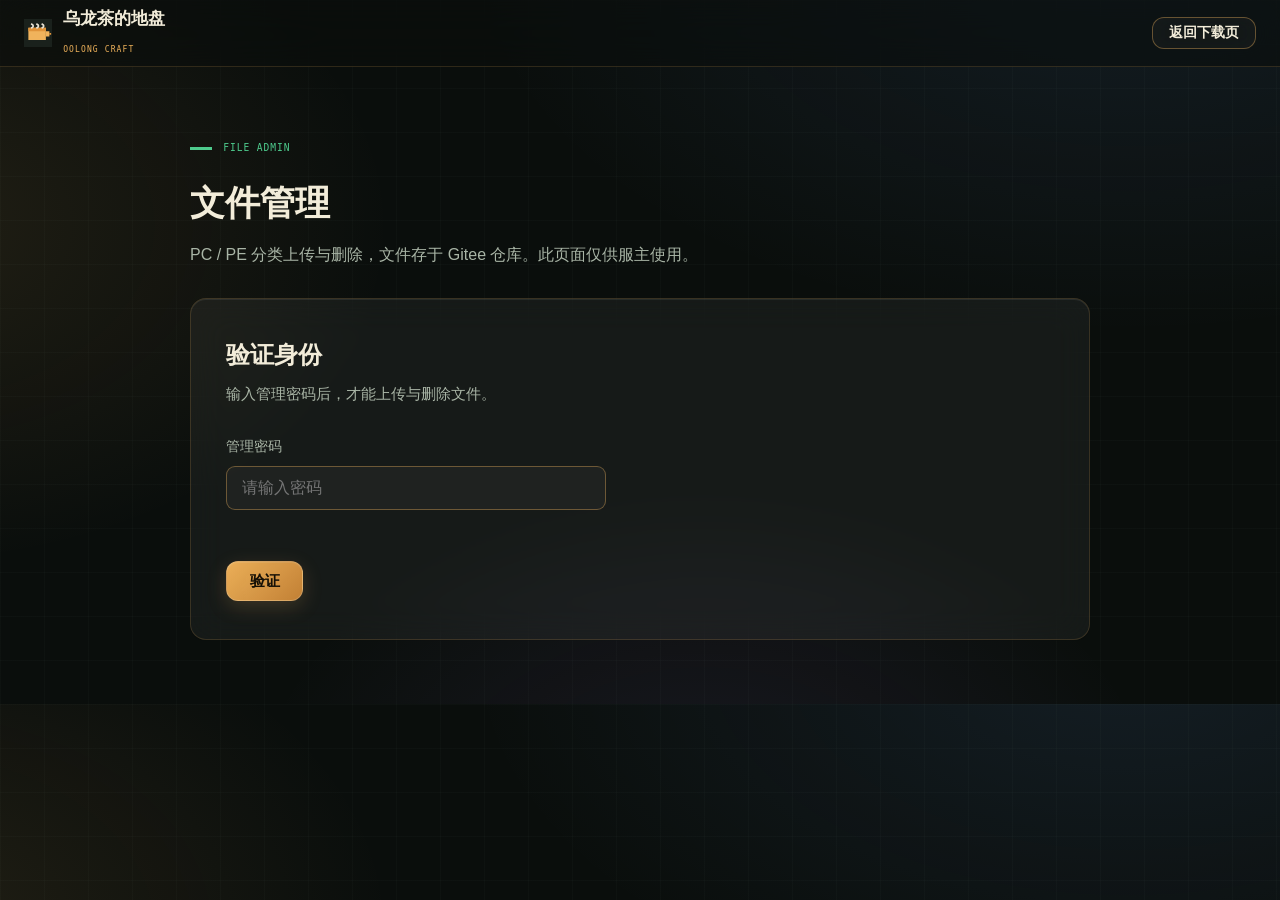
<file: admin.html>
<!DOCTYPE html>
<html lang="zh-CN">
<head>
<meta charset="UTF-8">
<meta http-equiv="Cache-Control" content="no-cache, no-store, must-revalidate">
<meta http-equiv="Pragma" content="no-cache">
<meta http-equiv="Expires" content="0">
  <meta name="viewport" content="width=device-width, initial-scale=1.0">
<title>文件管理 · 乌龙茶的地盘</title>
<meta name="robots" content="noindex,nofollow">
<link rel="icon" href="data:image/svg+xml,%3Csvg%20xmlns='http://www.w3.org/2000/svg'%20viewBox='0%200%2032%2032'%3E%3Crect%20width='32'%20height='32'%20fill='%230A110D'/%3E%3Crect%20x='5'%20y='10'%20width='20'%20height='14'%20fill='%23F0B35C'/%3E%3Crect%20x='5'%20y='10'%20width='20'%20height='4'%20fill='%23E0933A'/%3E%3Crect%20x='25'%20y='14'%20width='4'%20height='6'%20fill='%23F0B35C'/%3E%3Crect%20x='29'%20y='16'%20width='2'%20height='2'%20fill='%23E0933A'/%3E%3Cpath%20d='M9%206c2%201%202%203%200%204M15%206c2%201%202%203%200%204M21%206c2%201%202%203%200%204'%20stroke='%23EDE4CF'%20stroke-width='2'%20fill='none'%20stroke-linecap='square'/%3E%3C/svg%3E">
<link rel="preconnect" href="https://miaoda.feishu.cn">
<link rel="stylesheet" href="https://miaoda.feishu.cn/fonts/css2?family=Noto+Serif+SC:wght@600;700;900&family=Noto+Sans+SC:wght@400;500;700&family=Press+Start+2P&display=swap">
<style>
:root{
  --bg:#0A0E0C;--bg-soft:#0D1310;
  --glass-bg:rgba(255,255,255,.05);--glass-bg-2:rgba(255,255,255,.085);
  --glass-line:rgba(240,179,92,.16);--glass-line-strong:rgba(240,179,92,.38);
  --glass-hl:inset 0 1px 0 rgba(255,255,255,.08);
  --tea:#F0B35C;--tea-deep:#E0933A;--jade:#4ECB8D;--ink:#F2ECD9;--muted:#A9B5A6;--dim:#7C8A7F;--danger:#E07171;
  --serif:"Noto Serif SC",serif;--sans:"Noto Sans SC","PingFang SC","Microsoft YaHei",sans-serif;
  --pixel:"Press Start 2P",monospace;--wrap:900px;
  --violet:#B78BFF;--aqua:#5FD4E8;--rose:#F97CB8;--blue:#6FA8FF;
  --r-lg:16px;--r-md:12px;--r-sm:9px;
  --shadow-glass:0 14px 44px rgba(0,0,0,.30);
}
*{margin:0;padding:0;box-sizing:border-box}
body{background:radial-gradient(1100px 650px at 88% -8%,rgba(111,168,255,.10),transparent 60%),radial-gradient(900px 620px at -8% 32%,rgba(240,179,92,.10),transparent 55%),radial-gradient(760px 520px at 55% 115%,rgba(183,139,255,.09),transparent 60%),var(--bg);color:var(--ink);font-family:var(--sans);font-size:1rem;line-height:1.75;-webkit-font-smoothing:antialiased;opacity:0;transition:opacity .6s ease}
body.loaded{opacity:1}
body::before{content:"";position:fixed;inset:0;z-index:0;pointer-events:none;background-image:linear-gradient(rgba(140,160,148,.035) 1px,transparent 1px),linear-gradient(90deg,rgba(140,160,148,.035) 1px,transparent 1px);background-size:44px 44px}
.ambient{position:fixed;inset:0;z-index:0;pointer-events:none;overflow:hidden}
.ambient span{position:absolute;border-radius:50%;filter:blur(70px);opacity:0;animation:amb 16s ease-in-out infinite}
.ambient span:nth-child(1){width:380px;height:380px;top:-120px;left:8%;background:radial-gradient(circle,rgba(78,203,141,.20),transparent 65%)}
.ambient span:nth-child(2){width:440px;height:440px;top:34%;right:-150px;background:radial-gradient(circle,rgba(183,139,255,.18),transparent 65%);animation-delay:-5s}
.ambient span:nth-child(3){width:400px;height:400px;bottom:-150px;left:30%;background:radial-gradient(circle,rgba(95,212,232,.15),transparent 65%);animation-delay:-10s}
@keyframes amb{0%,100%{opacity:0;transform:translateY(30px) scale(.95)}50%{opacity:1;transform:translateY(-24px) scale(1.05)}}
@media (prefers-reduced-motion:reduce){.ambient{display:none}}
.wrap{position:relative;z-index:1;max-width:var(--wrap);margin:0 auto;padding:0 24px}
a{color:inherit;text-decoration:none}
.btn{display:inline-flex;align-items:center;gap:.55rem;font-family:var(--sans);font-weight:700;font-size:.95rem;padding:.72rem 1.4rem;border:1px solid var(--glass-line-strong);cursor:pointer;transition:background .22s,color .22s,box-shadow .25s,transform .18s;border-radius:var(--r-md);line-height:1;background:rgba(255,255,255,.04);color:var(--ink);position:relative;overflow:hidden;-webkit-backdrop-filter:blur(12px);backdrop-filter:blur(12px)}
.btn:active{transform:scale(.97)}
.btn-primary{background:linear-gradient(135deg,rgba(247,183,92,.95),rgba(224,147,58,.85));color:#151006;border-color:rgba(232,226,212,.22);box-shadow:0 6px 20px rgba(240,179,92,.18),var(--glass-hl)}
.btn-primary:hover{background:linear-gradient(135deg,rgba(247,183,92,.95),rgba(224,147,58,.85));color:#151006;transform:translateY(-2px)}
.btn-ghost{border-color:var(--glass-line-strong)}
.btn-ghost:hover{border-color:var(--tea);color:var(--tea);background:rgba(255,255,255,.09)}
.btn-danger{border-color:var(--danger);color:var(--danger)}
.btn-danger:hover{background:var(--danger);color:#fff}
.btn:disabled{opacity:.5;cursor:not-allowed}
.btn-sm{padding:.5rem 1rem;font-size:.86rem}
.ripple{position:absolute;border-radius:50%;background:rgba(232,226,212,.25);transform:scale(0);animation:rip .6s ease-out forwards;pointer-events:none}
@keyframes rip{to{transform:scale(3.4);opacity:0}}
@media (prefers-reduced-motion:reduce){.ripple{display:none}}
header{position:sticky;top:0;z-index:50;background:rgba(10,14,12,.6);-webkit-backdrop-filter:blur(18px) saturate(120%);backdrop-filter:blur(18px) saturate(120%);border-bottom:1px solid var(--glass-line);transition:background .3s,box-shadow .3s}
header.scrolled{background:rgba(10,14,12,.8);box-shadow:0 8px 30px rgba(0,0,0,.28)}
.nav{display:flex;align-items:center;justify-content:space-between;height:66px;width:100%;max-width:none;padding:0 24px}  /* 导航真贴屏幕两边 */
.brand{display:flex;align-items:center;gap:.7rem}
.brand svg{width:28px;height:28px}
.brand-name{font-family:var(--serif);font-weight:900;font-size:1.08rem;line-height:1.1}
.brand-en{font-family:var(--pixel);font-size:.5rem;color:var(--tea);margin-top:.28rem;letter-spacing:.14em}
.kicker{font-family:var(--pixel);font-size:.6rem;color:var(--jade);display:inline-flex;align-items:center;gap:.7rem;margin-bottom:1rem;letter-spacing:.1em}
.kicker::before{content:"";width:22px;height:3px;background:var(--jade)}
.page{padding:clamp(2.6rem,6vw,4rem) 0 4rem}
.panel{background:var(--glass-bg);border:1px solid var(--glass-line);border-radius:var(--r-lg);padding:2.2rem 2.2rem 2.4rem;margin-top:1.8rem;-webkit-backdrop-filter:blur(18px) saturate(115%);backdrop-filter:blur(18px) saturate(115%);box-shadow:var(--glass-hl)}
.panel h2{font-family:var(--serif);font-weight:900;font-size:1.5rem;margin-bottom:.4rem}
.panel .sub{color:var(--muted);font-size:.92rem;margin-bottom:1.6rem}
.field{display:flex;flex-direction:column;gap:.5rem;margin-bottom:1.1rem}
.field label{font-size:.88rem;color:var(--muted)}
.field input[type=password]{background:rgba(255,255,255,.04);border:1px solid var(--glass-line-strong);border-radius:var(--r-sm);color:var(--ink);font-family:var(--sans);font-size:1rem;padding:.75rem .9rem;outline:none;transition:border-color .2s,box-shadow .2s;width:100%;max-width:380px}
.field input:focus{border-color:var(--tea);box-shadow:0 0 0 3px rgba(240,179,92,.15)}
.field input[type=text]{background:rgba(255,255,255,.04);border:1px solid var(--glass-line-strong);border-radius:var(--r-sm);color:var(--ink);font-family:var(--sans);font-size:.95rem;padding:.7rem .9rem;outline:none;transition:border-color .2s,box-shadow .2s;width:100%;max-width:380px}
.g-inputs{display:flex;flex-direction:column;gap:.6rem;margin-bottom:1rem}
.g-inputs input[type=text]{background:rgba(255,255,255,.04);border:1px solid var(--glass-line-strong);border-radius:var(--r-sm);color:var(--ink);font-family:var(--sans);font-size:.95rem;padding:.7rem .9rem;outline:none;transition:border-color .2s,box-shadow .2s;width:100%}
.g-inputs select{background:rgba(255,255,255,.04);border:1px solid var(--glass-line-strong);border-radius:var(--r-sm);color:var(--ink);font-family:var(--sans);font-size:.95rem;padding:.7rem .9rem;outline:none;transition:border-color .2s,box-shadow .2s;width:100%;max-width:380px}
.g-inputs input:focus{border-color:var(--tea);box-shadow:0 0 0 3px rgba(240,179,92,.15)}
.err{color:var(--danger);font-size:.9rem;min-height:1.4em;margin:.2rem 0 .8rem}
.seg{display:inline-flex;gap:.6rem;margin-bottom:1.1rem}
.seg .seg-btn{border:1px solid var(--glass-line-strong);background:rgba(255,255,255,.03);color:var(--muted);font-weight:700;padding:.6rem 1.6rem;border-radius:var(--r-md);cursor:pointer;font-family:var(--sans);font-size:.95rem;transition:all .2s;-webkit-backdrop-filter:blur(8px);backdrop-filter:blur(8px)}
.seg .seg-btn.on{border-color:var(--tea);color:var(--ink);background:rgba(240,179,92,.12);box-shadow:0 4px 14px rgba(240,179,92,.12)}
.drop{background:rgba(255,255,255,.03);border:1px dashed var(--glass-line-strong);border-radius:var(--r-lg);padding:1.8rem 1.6rem;text-align:center;cursor:pointer;transition:border-color .2s,background .2s,box-shadow .25s;margin-bottom:1.1rem;-webkit-backdrop-filter:blur(12px);backdrop-filter:blur(12px)}
.drop:hover,.drop.drag{border-color:var(--tea);background:rgba(255,255,255,.085);box-shadow:0 8px 24px rgba(240,179,92,.12)}
.drop b{color:var(--tea)}
.drop .pick{margin-top:.4rem;font-size:.85rem;color:var(--muted)}
.up-row{display:flex;align-items:center;gap:1rem;flex-wrap:wrap}
.up-row .file-now{color:var(--muted);font-size:.9rem;flex:1;min-width:200px;overflow:hidden;text-overflow:ellipsis;white-space:nowrap}
.divider{height:1px;background:linear-gradient(90deg,transparent,var(--glass-line),transparent);margin:1.8rem 0}
.fg-title{display:flex;align-items:center;gap:.7rem;font-family:var(--serif);font-weight:700;font-size:1.12rem;margin:1.2rem 0 .7rem}
.fg-title:first-of-type{margin-top:0}
.fg-badge{font-family:var(--pixel);font-size:.5rem;color:var(--tea);border:1px solid var(--glass-line-strong);padding:.4rem .55rem;border-radius:var(--r-sm);letter-spacing:.06em;background:rgba(255,255,255,.04)}
.file-list{display:flex;flex-direction:column;gap:.6rem}
.file-row{display:flex;align-items:center;gap:1rem;background:var(--glass-bg);border:1px solid var(--glass-line);border-radius:var(--r-md);padding:.7rem 1rem;-webkit-backdrop-filter:blur(12px) saturate(110%);backdrop-filter:blur(12px) saturate(110%);box-shadow:var(--glass-hl);transition:transform .2s,border-color .2s}
.file-row:hover{border-color:var(--glass-line-strong);transform:translateX(3px)}
.file-row .nm{flex:1;min-width:0;overflow:hidden;text-overflow:ellipsis;white-space:nowrap;font-weight:700}
.file-row .sz{color:var(--muted);font-size:.85rem;flex:none}
.empty{color:var(--muted);text-align:center;padding:1.4rem;border:1px dashed var(--glass-line);border-radius:var(--r-md);font-size:.92rem}
.hint{color:var(--dim);font-size:.8rem;margin-top:1.4rem;line-height:1.7}
#toast{position:fixed;left:50%;bottom:2.2rem;transform:translateX(-50%) translateY(20px);background:rgba(20,26,22,.8);border:1px solid var(--glass-line-strong);color:var(--ink);padding:.7rem 1.3rem;border-radius:var(--r-md);font-size:.92rem;opacity:0;pointer-events:none;transition:opacity .25s,transform .25s;z-index:99;-webkit-backdrop-filter:blur(16px);backdrop-filter:blur(16px)}
#toast.show{opacity:1;transform:translateX(-50%)}
@media (max-width:560px){.panel{padding:1.6rem 1.3rem}.seg .seg-btn{padding:.55rem 1.2rem}}

/* ===== 居中结果弹窗 ===== */
#modalMask{position:fixed;inset:0;display:none;align-items:center;justify-content:center;background:rgba(10,8,4,.55);backdrop-filter:blur(6px);-webkit-backdrop-filter:blur(6px);z-index:9999}
#modalMask.show{display:flex}
.modal-box{width:min(440px,90vw);max-height:80vh;display:flex;flex-direction:column;background:linear-gradient(165deg,rgba(46,35,18,.97),rgba(18,13,7,.98));border:1px solid rgba(240,179,92,.28);border-radius:18px;padding:1.6rem 1.6rem 1.25rem;box-shadow:0 26px 70px rgba(0,0,0,.65);text-align:center;animation:modal-pop .25s ease}
@keyframes modal-pop{from{transform:scale(.9) translateY(8px);opacity:0}to{transform:scale(1) translateY(0);opacity:1}}
.modal-ico{width:54px;height:54px;border-radius:50%;margin:0 auto 1rem;display:flex;align-items:center;justify-content:center;font-size:1.7rem;line-height:1}
.modal-ico.ok{background:rgba(94,226,160,.14);color:#5EE2A0;border:1px solid rgba(94,226,160,.45);box-shadow:0 0 22px rgba(94,226,160,.18)}
.modal-ico.err{background:rgba(255,107,107,.14);color:#FF6B6B;border:1px solid rgba(255,107,107,.45);box-shadow:0 0 22px rgba(255,107,107,.18)}
.modal-title{font-size:1.08rem;font-weight:800;color:var(--ink);margin-bottom:.7rem}
.modal-detail{font-size:.83rem;color:var(--muted);line-height:1.75;max-height:38vh;overflow:auto;text-align:left;white-space:pre-wrap;word-break:break-all;background:rgba(0,0,0,.3);border:1px solid rgba(255,255,255,.05);border-radius:10px;padding:.7rem .9rem;margin-bottom:1.1rem}
.modal-box .btn{margin:0 auto;min-width:120px}
</style>
<style id="skin-star-cat">
/* ============ 皮肤：星轨滚动条 · 小黑猫光标 · 进入黑猫 ============ */
/* 原生滚动条：把默认白条换成一条垂下来的星轨 */
@supports not (selector(::-webkit-scrollbar)){
  html{scrollbar-width:thin;scrollbar-color:#E4AA5C rgba(8,12,10,.92)}
}
::-webkit-scrollbar{width:11px;height:11px}
::-webkit-scrollbar-track{
  background:linear-gradient(90deg,#050907,#0C1210 42%,#070C0A);
  box-shadow:inset 1px 0 0 rgba(240,179,92,.14),inset 0 0 20px rgba(0,0,0,.92);
}
::-webkit-scrollbar-thumb{
  border:2px solid transparent;border-radius:99px;background-clip:padding-box;
  background-image:linear-gradient(180deg,#FFDCAC 0%,#F0B35C 32%,#4ECB8D 74%,#63D8E8 100%);
  box-shadow:inset 0 0 0 1px rgba(255,255,255,.16),0 0 10px rgba(240,179,92,.28);
}
::-webkit-scrollbar-thumb:hover{background-image:linear-gradient(180deg,#FFF3D6 0%,#FFC773 30%,#5BDD9C 72%,#8DEAF7 100%)}
::-webkit-scrollbar-thumb:active{background-image:linear-gradient(180deg,#FFE6BC 0%,#F0A64A 40%,#37B37A 100%)}
::-webkit-scrollbar-corner{background:#050907}

/* 鼠标：一只小黑猫（热点在左上爪尖） */
html,body,body *{cursor:url("assets/cat-cursor.png") 4 4,auto!important}
input,textarea,select{cursor:text!important}
</style>
<style id="skin-tap">
/* 禁止拖选 / 拖拽复制：整页文字不可被选中 */
html,body,body *{-webkit-user-select:none;-moz-user-select:none;-ms-user-select:none;user-select:none;-webkit-touch-callout:none}
input,textarea,select,[contenteditable="true"]{-webkit-user-select:text;-moz-user-select:text;user-select:text}
img,a{-webkit-user-drag:none}

/* 进入站点后，任何一次点击都有光效 */
.tap-any{position:fixed;inset:0;z-index:240;pointer-events:none;overflow:hidden}
.tap-any .ta-grp{position:absolute;left:0;top:0;width:0;height:0}
.tap-any .ta-grp i{position:absolute;display:block;left:0;top:0}
.tap-any .ta-ring{width:22px;height:22px;margin:-11px 0 0 -11px;border-radius:50%;
  border:1.5px solid rgba(255,232,196,.85);
  box-shadow:0 0 16px rgba(240,179,92,.6),inset 0 0 12px rgba(240,179,92,.35);
  animation:taRing .58s cubic-bezier(.16,.9,.3,1) forwards}
@keyframes taRing{0%{opacity:0;transform:scale(.35)}22%{opacity:1}100%{opacity:0;transform:scale(2.9)}}
.tap-any .ta-ring.s{width:11px;height:11px;margin:-5.5px 0 0 -5.5px;border-color:rgba(78,203,141,.85);
  box-shadow:0 0 14px rgba(78,203,141,.6);animation:taRingS .5s cubic-bezier(.16,.9,.3,1) .06s forwards}
@keyframes taRingS{0%{opacity:0;transform:scale(.3)}24%{opacity:1}100%{opacity:0;transform:scale(2.2)}}
.tap-any .ta-core{width:7px;height:7px;margin:-3.5px 0 0 -3.5px;border-radius:50%;
  background:radial-gradient(circle,#FFF8E8,#F0B35C 60%,rgba(240,179,92,0));
  box-shadow:0 0 18px 5px rgba(240,179,92,.42);animation:taCore .34s ease-out forwards}
@keyframes taCore{0%{opacity:0;transform:scale(.4)}30%{opacity:1;transform:scale(1.4)}100%{opacity:0;transform:scale(2.1)}}
.tap-any .ta-ray{width:1.5px;height:15px;margin:-15px 0 0 -.75px;border-radius:2px;
  background:linear-gradient(180deg,rgba(255,240,214,0),rgba(255,238,205,.9));
  transform-origin:50% 100%;animation:taRay .6s cubic-bezier(.16,.8,.3,1) forwards}
@keyframes taRay{0%{opacity:0;transform:rotate(var(--a)) translateY(-2px) scaleY(.25)}
  25%{opacity:.9}100%{opacity:0;transform:rotate(var(--a)) translateY(-92px) scaleY(1.1)}}
</style>
</head>
<body>
<div class="ambient" aria-hidden="true"><span></span><span></span><span></span></div>

<header>
  <div class="wrap nav">
    <a class="brand" href="index.html" aria-label="返回首页">
      <svg viewBox="0 0 32 32" aria-hidden="true">
        <rect width="32" height="32" fill="#1A211C"/>
        <rect x="5" y="10" width="20" height="14" fill="#F0B35C"/>
        <rect x="5" y="10" width="20" height="4" fill="#E0933A"/>
        <rect x="25" y="14" width="4" height="6" fill="#F0B35C"/>
        <rect x="29" y="16" width="2" height="2" fill="#E0933A"/>
        <path d="M9 6c2 1 2 3 0 4M15 6c2 1 2 3 0 4M21 6c2 1 2 3 0 4" stroke="#E8E2D4" stroke-width="2" fill="none" stroke-linecap="square"/>
      </svg>
      <span>
        <span class="brand-name">乌龙茶的地盘</span><br>
        <span class="brand-en">OOLONG CRAFT</span>
      </span>
    </a>
    <a class="btn btn-ghost btn-sm" href="download.html">返回下载页</a>
  </div>
</header>

<main class="wrap page">
  <span class="kicker">FILE ADMIN</span>
  <h1 style="font-family:var(--serif);font-weight:900;font-size:clamp(1.6rem,3.4vw,2.2rem)">文件管理</h1>
  <p style="color:var(--muted);margin-top:.4rem">PC / PE 分类上传与删除，文件存于 Gitee 仓库。此页面仅供服主使用。</p>

  <!-- 验证 -->
  <div class="panel" id="gate">
    <h2>验证身份</h2>
    <p class="sub">输入管理密码后，才能上传与删除文件。</p>
    <div class="field">
      <label for="pw">管理密码</label>
      <input type="password" id="pw" autocomplete="off" placeholder="请输入密码">
    </div>
    <div class="err" id="gateErr"></div>
    <button class="btn btn-primary" id="unlock">验证</button>
  </div>

  <!-- 管理面板 -->
  <div class="panel" id="panel" hidden>
    <h2>上传文件</h2>
    <p class="sub">先选分类（PC / PE），再选文件上传。同名文件将直接覆盖。单个文件上限 150MB。</p>
    <div class="seg" id="catSeg">
      <button class="seg-btn on" data-cat="pc">PC 版</button>
      <button class="seg-btn" data-cat="pe">PE 版</button>
    </div>
    <div class="drop" id="drop" role="button" tabindex="0" aria-label="点击选择文件">
      <b>点击选择要上传的文件</b><br>
      <span class="pick">支持拖拽文件到此处 · 当前分类：<span id="catNow">PC 版</span> · 上限 150MB</span>
    </div>
    <input type="file" id="fileInput" style="display:none">
    <div class="up-row">
      <span class="file-now" id="fileName">未选择文件</span>
      <button class="btn btn-primary" id="uploadBtn">上传</button>
    </div>

    <div class="up-row" style="margin-top:.8rem;align-items:center">
      <span class="file-now">外链文件（不占仓库容量，下载页直接跳转）</span>
    </div>
    <div class="g-inputs">
      <input type="text" id="linkName" placeholder="文件名，如：Fold Craft Launcher.apk">
      <input type="text" id="linkUrl" placeholder="https://… 文件直链（网盘/其他直链）">
    </div>
    <div class="up-row">
      <button class="btn btn-ghost btn-sm" id="addLink">添加外链文件</button>
    </div>

    <div class="divider"></div>
    <div style="display:flex;justify-content:space-between;align-items:center;flex-wrap:wrap;gap:.8rem">
      <h2 style="font-size:1.2rem">仓库文件</h2>
      <button class="btn btn-ghost btn-sm" id="pubBtn">重新发布清单</button>
    </div>
    <p class="sub">删除不可恢复，请确认后再点。修改后下载页几分钟内同步。</p>
    <h3 class="fg-title"><span class="fg-badge">PC</span>PC 版文件</h3>
    <div class="file-list" id="pcList"><div class="empty">正在读取…</div></div>
    <h3 class="fg-title"><span class="fg-badge">PE</span>PE 版文件</h3>
    <div class="file-list" id="peList"><div class="empty">正在读取…</div></div>

    <div class="divider"></div>
    <h2 style="font-size:1.2rem">主播粉丝群</h2>
    <p class="sub">最多 10 个。填写标题与 QQ 群号（弹窗格式：上面标题、下面群号，点群号自动拉起 QQ 一键加群，未弹出时复制群号兜底）。</p>
    <div class="g-inputs">
      <input type="text" id="gTitle" placeholder="群标题，如：乌龙茶 1 群">
      <input type="text" id="gQq" placeholder="QQ 群号（点击群号自动拉起 QQ 加群）">
    </div>
    <div class="up-row">
      <button class="btn btn-primary btn-sm" id="addGroup">添加粉丝群</button>
    </div>
    <div class="file-list" id="gList"><div class="empty">暂无粉丝群</div></div>

    <div class="divider"></div>
    <h2 style="font-size:1.2rem">安装教程视频</h2>
    <p class="sub">最多 50 个，按 PC / PE 分开维护。上传视频文件（≤150MB）或填写外部视频链接（B站 / 抖音 / 直链均可）。</p>
    <div class="seg" id="vCatSeg">
      <button class="seg-btn on" data-vcat="pc">PC 版</button>
      <button class="seg-btn" data-vcat="pe">PE 版</button>
    </div>
    <div class="seg" id="vSeg">
      <button class="seg-btn on" data-vtype="file">上传视频文件</button>
      <button class="seg-btn" data-vtype="url">填写视频链接</button>
    </div>
    <div class="g-inputs">
      <input type="text" id="vTitle" placeholder="视频标题，如：PC 版安装教程">
      <input type="text" id="vUrl" placeholder="https://… 视频链接" style="display:none">
    </div>
    <div class="up-row">
      <label class="btn btn-ghost btn-sm" for="vFile" id="vFileLabel" style="cursor:pointer">选择视频文件</label>
      <span class="file-now" id="vFileName">未选择视频</span>
      <button class="btn btn-primary btn-sm" id="addVideo">添加视频</button>
    </div>
    <input type="file" id="vFile" accept="video/*" style="display:none">
    <div class="file-list" id="vList"><div class="empty">暂无教程视频</div></div>

    <div class="divider"></div>
    <h2 style="font-size:1.2rem">纪念馆</h2>
    <p class="sub">最多 20 个。每个作品可一次选多张截图：主页显示第一张，鼠标悬停可左右切换、点点可看大图。</p>
    <div class="g-inputs">
      <input type="text" id="mTitle" placeholder="作品标题，如：红石工坊">
      <input type="text" id="mDesc" placeholder="一句话介绍，如：灯光亮起的地方，总有新机器在跑。">
    </div>
    <div class="up-row">
      <label class="btn btn-ghost btn-sm" for="mFile" style="cursor:pointer">选择建筑截图（可多张）</label>
      <span class="file-now" id="mFileName">未选择图片</span>
      <button class="btn btn-primary btn-sm" id="addMem">添加作品</button>
    </div>
    <input type="file" id="mFile" accept="image/*" multiple style="display:none">
    <div class="file-list" id="mList"><div class="empty">暂无纪念馆作品</div></div>

    <div class="divider"></div>
    <h2 style="font-size:1.2rem">服务器状态</h2>
    <p class="sub">填写服务器地址后，首页右下角会出现「服务器状态」悬浮按钮，实时显示在线状态与人数。地址不会展示在页面上，只用于查询。</p>
    <div class="g-inputs">
      <input type="text" id="srvJava" placeholder="Java 版地址（IP 或域名），如 play.example.com">
      <input type="text" id="srvJavaPort" placeholder="Java 端口，默认 25565" style="max-width:380px">
      <input type="text" id="srvBed" placeholder="基岩版地址（PE），如 play.example.com">
      <input type="text" id="srvBedPort" placeholder="基岩端口，默认 19132" style="max-width:380px">
    </div>
    <div class="up-row">
      <button class="btn btn-primary btn-sm" id="saveSrv">保存服务器状态</button>
      <span class="file-now" id="srvHint">地址仅用于查询，页面不展示 IP</span>
    </div>

    <div class="divider"></div>
    <h2 style="font-size:1.2rem">服务器玩家</h2>
    <p class="sub">最多 50 个。填写玩家游戏ID与一句话介绍，玩家页会同步展示。</p>
    <div class="g-inputs">
      <input type="text" id="pName" placeholder="玩家游戏ID，如：乌龙茶">
      <input type="text" id="pTitle" placeholder="称号（可选），支持 &1-9 上色 / &r&r 彩色循环">
      <input type="text" id="pSkin" placeholder="皮肤图片链接（可选），留空则按游戏ID自动拉取皮肤">
      <select id="pBody">
        <option value="default">体型：经典（粗胳膊）</option>
        <option value="slim">体型：纤细（细胳膊）</option>
      </select>
      <input type="text" id="pDesc" placeholder="一句话介绍，如：服主，喜欢盖房子">
    </div>
    <div class="up-row">
      <button class="btn btn-primary btn-sm" id="addPlayer">添加玩家</button>
    </div>
    <div class="file-list" id="pList"><div class="empty">暂无玩家</div></div>
    <p class="hint">文件存储：Gitee 仓库 sykjsj/oolong-craft-files（pc/ 与 pe/ 目录）。每次操作后自动发布文件清单，玩家在下载页即可看到最新文件。</p>
  </div>
</main>

<div id="toast"></div>
<div id="modalMask"><div class="modal-box" id="modalBox">
  <div class="modal-ico" id="modalIco"></div>
  <div class="modal-title" id="modalTitle"></div>
  <div class="modal-detail" id="modalDetail"></div>
  <button class="btn btn-primary btn-sm" id="modalClose">知道了</button>
</div></div>

<script>
(function(){
  "use strict";
  /* ===== 配置 ===== */
  var GITEE_OWNER="sykjsj", GITEE_REPO="oolong-craft-files", GITEE_BRANCH="master";
  var GITEE_TOKEN=["54217db0ce6e39c","263c7bd1cbd1003eb"].join("");   /* Gitee 私人令牌（分段存储） */
  var GH_OWNER="JUDIAO417", GH_SITE_REPO="oolong-craft-site", GH_BRANCH="main";
  var GH_TOKEN=["github_pat_11AM5XUJI0O","YXGIbKUpjub_trx5bk1NXN","IynKHxXPBhzcb8UXGnFFncKuyuNdzvPZZX6G2AGGIT6jbH6oi"].join(""); /* GitHub 令牌（分段存储） */
  var PASS="wd198114+";   /* 管理密码 */
  var MAX_SIZE=150*1048576;

  var gate=document.getElementById("gate"),
      panel=document.getElementById("panel"),
      pw=document.getElementById("pw"),
      gateErr=document.getElementById("gateErr"),
      seg=document.getElementById("catSeg"),
      catNow=document.getElementById("catNow"),
      drop=document.getElementById("drop"),
      fileInput=document.getElementById("fileInput"),
      fileName=document.getElementById("fileName"),
      uploadBtn=document.getElementById("uploadBtn"),
      pcList=document.getElementById("pcList"),
      peList=document.getElementById("peList"),
      gTitle=document.getElementById("gTitle"),
      gQq=document.getElementById("gQq"),
      gList=document.getElementById("gList"),
      addGroupBtn=document.getElementById("addGroup"),
      linkName=document.getElementById("linkName"),
      linkUrl=document.getElementById("linkUrl"),
      addLinkBtn=document.getElementById("addLink"),
      vSeg=document.getElementById("vSeg"),
      vCatSeg=document.getElementById("vCatSeg"),
      vTitle=document.getElementById("vTitle"),
      vUrl=document.getElementById("vUrl"),
      vFile=document.getElementById("vFile"),
      vFileName=document.getElementById("vFileName"),
      vFileLabel=document.getElementById("vFileLabel"),
      vList=document.getElementById("vList"),
      addVideoBtn=document.getElementById("addVideo"),
      mTitle=document.getElementById("mTitle"),
      mDesc=document.getElementById("mDesc"),
      mFile=document.getElementById("mFile"),
      mFileName=document.getElementById("mFileName"),
      mList=document.getElementById("mList"),
      addMemBtn=document.getElementById("addMem"),
      pName=document.getElementById("pName"),
      pTitle=document.getElementById("pTitle"),
      pSkin=document.getElementById("pSkin"),
      pBody=document.getElementById("pBody"),
      pDesc=document.getElementById("pDesc"),
      srvJava=document.getElementById("srvJava"),
      srvJavaPort=document.getElementById("srvJavaPort"),
      srvBed=document.getElementById("srvBed"),
      srvBedPort=document.getElementById("srvBedPort"),
      pList=document.getElementById("pList"),
      addPlayerBtn=document.getElementById("addPlayer");

  var CAT="pc";
  var extLinks={pc:[],pe:[]};
  seg.addEventListener("click",function(e){
    var b=e.target.closest(".seg-btn"); if(!b) return;
    CAT=b.getAttribute("data-cat");
    seg.querySelectorAll(".seg-btn").forEach(function(x){ x.classList.toggle("on",x===b); });
    catNow.textContent=CAT==="pc"?"PC 版":"PE 版";
  });

  var toastEl=document.getElementById("toast"), toastTimer=null;
  function toast(msg){ toastEl.textContent=msg; toastEl.classList.add("show"); clearTimeout(toastTimer); toastTimer=setTimeout(function(){ toastEl.classList.remove("show"); },2800); }

  /* ===== 屏幕居中结果弹窗：成功自动关闭，失败列出具体问题 ===== */
  var modalMask=document.getElementById("modalMask"), modalIco=document.getElementById("modalIco"),
      modalTitle=document.getElementById("modalTitle"), modalDetail=document.getElementById("modalDetail"),
      modalClose=document.getElementById("modalClose"), modalTimer=null;
  function notify(kind,title,detail){
    modalIco.className="modal-ico "+(kind==="ok"?"ok":"err");
    modalIco.textContent=kind==="ok"?"✓":"✕";
    modalTitle.textContent=title;
    modalDetail.textContent=detail||"";
    modalMask.classList.add("show");
    clearTimeout(modalTimer);
    if(kind==="ok") modalTimer=setTimeout(function(){ modalMask.classList.remove("show"); },1600);
  }
  modalClose.addEventListener("click",function(){ modalMask.classList.remove("show"); });
  modalMask.addEventListener("click",function(e){ if(e.target===modalMask) modalMask.classList.remove("show"); });
  /* fetch 超时包装：长时间无响应给明确报错，避免"点了没反应" */
  function fto(p,ms){ return Promise.race([p,new Promise(function(_,rej){ setTimeout(function(){ rej(new Error("请求超时（"+(ms/1000)+" 秒无响应），请检查网络后重试")); },ms); })]); }

  /* ===== 验证 ===== */
  function unlock(){
    if(pw.value===PASS){ gate.hidden=true; panel.hidden=false; refreshAll(); loadMeta(); }
    else { gateErr.textContent="密码错误，请重试。"; pw.select(); }
  }
  document.getElementById("unlock").addEventListener("click",unlock);
  pw.addEventListener("keydown",function(e){ if(e.key==="Enter") unlock(); });
  document.getElementById("pubBtn").addEventListener("click",publishAll);

  /* ===== Gitee API ===== */
  function giteeBase(path){ return "https://gitee.com/api/v5/repos/"+GITEE_OWNER+"/"+GITEE_REPO+"/contents/"+path; }
  function giteeList(cat){   /* cat: pc / pe；ts+no-store 强制实时列表，避免缓存旧 sha 导致写入冲突 */
    return fto(fetch(giteeBase(cat)+"?access_token="+encodeURIComponent(GITEE_TOKEN)+"&ts="+Date.now(),{cache:"no-store"}),45000)
      .then(function(r){ if(!r.ok) throw new Error("HTTP "+r.status); return r.json(); })
      .then(function(items){ return (items||[]).filter(function(i){ return i.type==="file"; }); });
  }
  function giteeWrite(cat, name, b64, message){
    function attempt(times){
      return giteeList(cat).then(function(items){
        var found=(items||[]).filter(function(it){ return it.name===name; })[0];
        var fd=new FormData();
        fd.append("access_token",GITEE_TOKEN);
        fd.append("content",b64);
        fd.append("message",message);
        fd.append("branch",GITEE_BRANCH);
        if(found) fd.append("sha",found.sha);   /* 覆盖已有文件必须带 sha */
        return fto(fetch(giteeBase(cat+"/"+encodeURIComponent(name)), {method:found?"PUT":"POST", body:fd}),90000)
          .then(function(r){
            if(r.ok) return r;
            if((r.status===409||r.status===422) && times<5)  /* sha 冲突：等待后重取最新 sha 再写 */
              return new Promise(function(res){ setTimeout(res, 500*(times+1)); }).then(function(){ return attempt(times+1); });
            if((r.status===429||r.status>=500) && times<5)  /* 限流/服务端抖动：退避重试 */
              return new Promise(function(res){ setTimeout(res, 1200*(times+1)); }).then(function(){ return attempt(times+1); });
            return r;
          });
      });
    }
    return attempt(0);
  }
  function giteeDelete(cat, name){
    return giteeList(cat).then(function(items){
      var it=(items||[]).filter(function(x){ return x.name===name; })[0];
      if(!it) return Promise.resolve(false);
      var q="access_token="+encodeURIComponent(GITEE_TOKEN)
          +"&sha="+encodeURIComponent(it.sha)
          +"&message="+encodeURIComponent("delete "+name)
          +"&branch="+GITEE_BRANCH;
      return fto(fetch(giteeBase(cat+"/"+encodeURIComponent(name))+"?"+q, {method:"DELETE"}),45000)
        .then(function(r){ if(!r.ok) throw new Error("HTTP "+r.status); return true; });
    });
  }

  /* ===== 数据同步：各部分独立 JSON，Gitee 权威 + 本站镜像 ===== */
  function ghHeaders(){ return {"Authorization":"token "+GH_TOKEN,"Accept":"application/vnd.github+json"}; }
  function fileMeta(items){ return (items||[]).map(function(i){ return {name:i.name, size:i.size}; }); }
  function fileMetaSmart(cat, items){   /* 列表缺 size 时逐个补查单文件 API */
    var arr=(items||[]).map(function(i){ return {name:i.name, size:typeof i.size==="number"?i.size:null}; });
    var need=arr.filter(function(x){ return x.size==null; });
    if(!need.length) return Promise.resolve(arr);
    return Promise.all(need.map(function(x){
      return fetch(giteeBase(cat+"/"+encodeURIComponent(x.name))+"?access_token="+encodeURIComponent(GITEE_TOKEN)+"&ts="+Date.now(),{cache:"no-store"})
        .then(function(r){ return r.ok?r.json():null; })
        .then(function(d){ if(d && typeof d.size==="number") x.size=d.size; return x; })
        .catch(function(){ return x; });
    })).then(function(){ return arr; });
  }
  function b64u(s){ return btoa(unescape(encodeURIComponent(s))); }
  function giteeWriteRoot(name, b64, message){   /* 仓库根目录文件（JSON），409 冲突自动重试 */
    function attempt(times){
      return giteeList("").then(function(items){
        var found=(items||[]).filter(function(it){ return it.name===name; })[0];
        var fd=new FormData();
        fd.append("access_token",GITEE_TOKEN);
        fd.append("content",b64);
        fd.append("message",message);
        fd.append("branch",GITEE_BRANCH);
        if(found) fd.append("sha",found.sha);
        return fto(fetch(giteeBase(encodeURIComponent(name)), {method:found?"PUT":"POST", body:fd}),90000)
          .then(function(r){
            if(r.ok) return r;
            if((r.status===409||r.status===422) && times<5)
              return new Promise(function(res){ setTimeout(res, 500*(times+1)); }).then(function(){ return attempt(times+1); });
            if((r.status===429||r.status>=500) && times<5)
              return new Promise(function(res){ setTimeout(res, 1200*(times+1)); }).then(function(){ return attempt(times+1); });
            return r;
          });
      });
    }
    return attempt(0);
  }
  function ghPut(path, body){
    return fetch("https://api.github.com/repos/"+GH_OWNER+"/"+GH_SITE_REPO+"/contents/"+path,
      {method:"PUT", headers:ghHeaders(), body:JSON.stringify(body)});
  }
  function ghWriteB64(path, b64, msg){
    path=path.split("/").map(function(s){ return encodeURIComponent(s); }).join("/");   /* 文件名可能含中文/空格，必须编码 */
    function getUrl(){ return "https://api.github.com/repos/"+GH_OWNER+"/"+GH_SITE_REPO+"/contents/"+path+"?ts="+Date.now(); } /* ts 强制绕过 HTTP 缓存，取最新 sha */
    function attempt(times){
      return fetch(getUrl(),{headers:ghHeaders(),cache:"no-store"})
        .then(function(r){ return r.ok ? r.json() : null; })
        .then(function(cur){
          var body={message:msg, content:b64, branch:GH_BRANCH};
          if(cur && cur.sha) body.sha=cur.sha;
          return fto(ghPut(path, body),90000).then(function(r){
            if(r.ok) return r;
            if((r.status===409||r.status===422) && times<5)  /* sha 冲突：等待后重取最新 sha 再写 */
              return new Promise(function(res){ setTimeout(res, 500*(times+1)); }).then(function(){ return attempt(times+1); });
            if((r.status===429||r.status>=500) && times<5)  /* 限流/服务端抖动：退避重试 */
              return new Promise(function(res){ setTimeout(res, 1200*(times+1)); }).then(function(){ return attempt(times+1); });
            return r;
          });
        });
    }
    return attempt(0);
  }
  function ghWrite(path, content, msg){ return ghWriteB64(path, b64u(content), msg); }
  function ghGet(path){   /* 从 GitHub 读 JSON（玩家数据仅存本站仓库） */
    return fetch("https://api.github.com/repos/"+GH_OWNER+"/"+GH_SITE_REPO+"/contents/"+path+"?ts="+Date.now(),{headers:ghHeaders(),cache:"no-store"})
      .then(function(r){ if(!r.ok) throw new Error("HTTP "+r.status); return r.json(); })
      .then(function(d){
        var b64=d.content||"";
        return JSON.parse(new TextDecoder().decode(Uint8Array.from(atob(b64),function(c){ return c.charCodeAt(0); })));
      });
  }
  function ghDelete(path){
    return fetch("https://api.github.com/repos/"+GH_OWNER+"/"+GH_SITE_REPO+"/contents/"+path+"?ts="+Date.now(),{headers:ghHeaders(),cache:"no-store"})
      .then(function(r){ return r.ok ? r.json() : null; })
      .then(function(cur){
        if(!cur || !cur.sha) return false;
        return fetch("https://api.github.com/repos/"+GH_OWNER+"/"+GH_SITE_REPO+"/contents/"+path,
          {method:"DELETE", headers:ghHeaders(), body:JSON.stringify({message:"delete "+path, sha:cur.sha, branch:GH_BRANCH})});
      });
  }
  var pubBusy=false;   /* 同步锁：防止快速连续操作并发写同一文件导致 sha 冲突 */
  function publishAll(){
    if(pubBusy){ toast("正在同步中，请稍候…"); return Promise.resolve(); }
    pubBusy=true;
    var lockTimer=setTimeout(function(){ pubBusy=false; },300000);  /* 5 分钟强复位，防止异常卡死导致后续操作无反馈 */
    return Promise.all([giteeList("pc"),giteeList("pe")]).then(function(res){
      return Promise.all([fileMetaSmart("pc",res[0]),fileMetaSmart("pe",res[1])]);
    }).then(function(fm){
      /* 外链优先：Gitee 文件与同名外链重复时只保留外链（手机端下载更可靠） */
      var pcItems=fm[0].filter(function(x){ return !extLinks.pc.some(function(e){ return e.name===x.name; }); }).concat(extLinks.pc);
      var peItems=fm[1].filter(function(x){ return !extLinks.pe.some(function(e){ return e.name===x.name; }); }).concat(extLinks.pe);
      var jsons={
        "pc.json":JSON.stringify(pcItems),
        "pe.json":JSON.stringify(peItems),
        "groups.json":JSON.stringify(groups.slice(0,10)),
        "videos.json":JSON.stringify(videos.slice(0,50)),
        "memorial.json":JSON.stringify(memorial.slice(0,20)),
        "players.json":JSON.stringify(players.slice(0,50)),
        "server.json":JSON.stringify(srvCfg)
      };
      var jobs=[];
      Object.keys(jsons).forEach(function(k){
        if(k==="players.json"){ jobs.push({name:"players.json(GitHub)", run:function(){ return ghWrite(k,jsons[k],"sync "+k); }}); return; }  /* 玩家数据仅存 GitHub */
        jobs.push({name:k+"(Gitee)", run:function(){ return giteeWriteRoot(k,b64u(jsons[k]),"sync "+k); }});   /* Gitee 权威存储 */
        jobs.push({name:k+"(GitHub)", run:function(){ return ghWrite(k,jsons[k],"sync "+k); }});                 /* 本站镜像供页面读取 */
      });
      /* 串行执行，避免并发 sha 竞态与接口限流；单个文件失败不中断整体 */
      return jobs.reduce(function(p,j){
        return p.then(function(acc){
          return j.run().then(function(r){
            if(!r.ok) return r.json().then(function(d){ acc.fail.push(j.name+": HTTP "+r.status+(d&&d.message?(" "+d.message):"")); return acc; }, function(){ acc.fail.push(j.name+": HTTP "+r.status); return acc; });
            acc.ok++; return acc;
          }, function(e){ acc.fail.push(j.name+": "+(e&&e.message||"网络错误")); return acc; });
        });
      }, Promise.resolve({ok:0,fail:[]}));
    }).then(function(acc){
      if(acc.fail.length) notify("err","同步失败（"+acc.fail.length+" 个文件）",acc.fail.join("\n"));
      else notify("ok","同步成功","文件清单与各部分数据已发布");
    })
      .catch(function(e){ notify("err","同步失败",(e&&e.message||"未知错误")); })
      .finally(function(){ pubBusy=false; clearTimeout(lockTimer); });
  }

  /* ===== 列表渲染 ===== */
  function dedupe(list){   /* 同名条目外链优先，只保留一个 */
    var seen={}, out=[];
    list.forEach(function(x){
      if(seen[x.name]) return;
      seen[x.name]=true; out.push(x);
    });
    return out;
  }
  function fmt(n){ if(n>=1048576) return (n/1048576).toFixed(1)+" MB"; if(n>=1024) return (n/1024).toFixed(0)+" KB"; return n+" B"; }
  function esc(s){ var d=document.createElement("div"); d.textContent=s; return d.innerHTML; }
  function renderList(el, items, cat){
    if(!items.length){ el.innerHTML='<div class="empty">该分类暂无文件</div>'; return; }
    items=items.slice().sort(function(a,b){ return (b.size||0)-(a.size||0); });
    el.innerHTML=items.map(function(it){
      var tag=it.url?'<span class="sz" style="color:var(--tea)">[外链]</span>':'';
      return '<div class="file-row"><span class="nm">'+esc(it.name)+'</span>'+tag+'<span class="sz">'+(it.size==null?"—":fmt(it.size))+'</span><button class="btn btn-danger btn-sm" data-del="'+esc(it.name)+'" data-cat="'+cat+'">删除</button></div>';
    }).join("");
    el.querySelectorAll("[data-del]").forEach(function(b){
      b.addEventListener("click",function(){
        var n=b.getAttribute("data-del"), c=b.getAttribute("data-cat");
        if(!confirm("确定删除「"+n+"」？此操作不可恢复。")) return;
        var hit=null, idx=-1;
        extLinks[c].some(function(x,i){ if(x.name===n){ hit=x; idx=i; return true; } return false; });
        if(hit){ extLinks[c].splice(idx,1); renderList(pcList, dedupe(giteeCache.pc.concat(extLinks.pc)), "pc"); renderList(peList, dedupe(giteeCache.pe.concat(extLinks.pe)), "pe"); publishAll(); return; }
        b.disabled=true;
        giteeDelete(c,n)
          .then(function(){ notify("ok","已删除","文件 "+n+" 已从 Gitee 移除"); return refreshAll(); })
          .then(publishAll)
          .catch(function(e){ toast("删除失败："+(e&&e.message||"未知错误")); refreshAll(); });
      });
    });
  }
  var giteeCache={pc:[],pe:[]};
  function refreshAll(){
    pcList.innerHTML='<div class="empty">正在读取…</div>';
    peList.innerHTML='<div class="empty">正在读取…</div>';
    giteeList("pc").then(function(items){ return fileMetaSmart("pc",items); })
      .then(function(arr){ giteeCache.pc=arr; renderList(pcList,dedupe(arr.concat(extLinks.pc)),"pc"); })
      .catch(function(){ pcList.innerHTML='<div class="empty">读取失败</div>'; });
    giteeList("pe").then(function(items){ return fileMetaSmart("pe",items); })
      .then(function(arr){ giteeCache.pe=arr; renderList(peList,dedupe(arr.concat(extLinks.pe)),"pe"); })
      .catch(function(){ peList.innerHTML='<div class="empty">读取失败</div>'; });
  }
  function addLink(){
    if(!linkName.value.trim() || !linkUrl.value.trim()){ toast("请填写文件名和直链地址"); return; }
    var name=linkName.value.trim(), u=linkUrl.value.trim();
    if(!/^https?:\/\/.+$/i.test(u)){ toast("直链地址必须以 http(s):// 开头"); return; }
    if(extLinks[CAT].some(function(x){ return x.name===name; })){ toast("该分类已有同名外链文件"); return; }
    extLinks[CAT].push({name:name, url:u});
    linkName.value=""; linkUrl.value="";
    refreshAll(); publishAll();
  }

  /* ===== 上传 ===== */
  function pickFile(){ fileInput.click(); }
  drop.addEventListener("click",pickFile);
  drop.addEventListener("keydown",function(e){ if(e.key==="Enter"||e.key===" ") pickFile(); });
  fileInput.addEventListener("change",function(){ fileName.textContent=fileInput.files[0]?fileInput.files[0].name:"未选择文件"; });
  ["dragover","dragenter"].forEach(function(ev){ drop.addEventListener(ev,function(e){ e.preventDefault(); drop.classList.add("drag"); }); });
  ["dragleave","drop"].forEach(function(ev){ drop.addEventListener(ev,function(e){ e.preventDefault(); drop.classList.remove("drag"); }); });
  drop.addEventListener("drop",function(e){
    if(e.dataTransfer.files && e.dataTransfer.files[0]){ fileInput.files=e.dataTransfer.files; fileName.textContent=fileInput.files[0].name; }
  });

  function uploadFile(){
    var f=fileInput.files[0];
    if(!f){ toast("请先选择文件"); return; }
    if(f.size>MAX_SIZE){ toast("文件超过 150MB 上限，请压缩或到 Gitee 网页上传"); return; }
    uploadBtn.disabled=true; uploadBtn.textContent="上传中…";
    var upDone=false, upTimer=setTimeout(function(){
      if(!upDone){
        notify("err","上传超时","文件上传超过 4 分钟未完成，请检查网络或改小文件后重试。");
        uploadBtn.disabled=false; uploadBtn.textContent="上传";
      }
    },240000);
    var reader=new FileReader();
    reader.onload=function(){
      var b64=String(reader.result).split(",")[1];
      var cat=CAT, name=f.name;
      giteeWrite(cat,name,b64,"upload "+name)
        .then(function(r){ if(!r.ok) return r.json().then(function(d){ throw new Error(d.message||("HTTP "+r.status)); }); })
        .then(function(){ notify("ok","上传成功","「"+name+"」已存入 Gitee "+cat.toUpperCase()+"，正在发布文件清单…"); fileInput.value=""; fileName.textContent="未选择文件"; return refreshAll(); })
        .then(publishAll)
        .catch(function(e){ notify("err","上传失败","文件："+name+"\n原因："+(e&&e.message||"未知错误")+"\n\n建议：改小文件后重试，或到 Gitee 网页版手动上传；文件已传成功但同步失败时会在此说明。"); refreshAll(); })
        .finally(function(){ upDone=true; clearTimeout(upTimer); uploadBtn.disabled=false; uploadBtn.textContent="上传"; });
    };
    reader.onerror=function(){ notify("err","上传失败","无法读取本地文件，请重新选择后重试。"); uploadBtn.disabled=false; uploadBtn.textContent="上传"; };
    reader.readAsDataURL(f);
  }
  uploadBtn.addEventListener("click",uploadFile);

  /* ===== 粉丝群 / 教程视频 / 纪念馆 ===== */
  var groups=[], videos=[], memorial=[], players=[], srvCfg={java:{host:"",port:25565},bedrock:{host:"",port:19132}}, VTYPE="file", VCAT="pc";
  vCatSeg.addEventListener("click",function(e){
    var b=e.target.closest(".seg-btn"); if(!b) return;
    VCAT=b.getAttribute("data-vcat");
    vCatSeg.querySelectorAll(".seg-btn").forEach(function(x){ x.classList.toggle("on",x===b); });
  });
  vSeg.addEventListener("click",function(e){
    var b=e.target.closest(".seg-btn"); if(!b) return;
    VTYPE=b.getAttribute("data-vtype");
    vSeg.querySelectorAll(".seg-btn").forEach(function(x){ x.classList.toggle("on",x===b); });
    vUrl.style.display = VTYPE==="url" ? "" : "none";
    vFileLabel.style.display = VTYPE==="file" ? "" : "none";
  });
  vFile.addEventListener("change",function(){ vFileName.textContent=vFile.files[0]?vFile.files[0].name:"未选择视频"; });

  function giteeGetRoot(name){   /* 从 Gitee 权威仓库读 JSON 内容 */
    return fetch(giteeBase(encodeURIComponent(name))+"?access_token="+encodeURIComponent(GITEE_TOKEN))
      .then(function(r){ if(r.status===404) return []; if(!r.ok) throw new Error("HTTP "+r.status); return r.json(); })
      .then(function(d){ return d==null?[]:JSON.parse(decodeURIComponent(escape(atob(d.content)))); });
  }
  function loadMeta(){
    /* 一律以 Gitee 权威数据为准，避免镜像滞后导致旧数据覆盖权威数据 */
    return Promise.all([giteeGetRoot("groups.json"),giteeGetRoot("videos.json"),giteeGetRoot("memorial.json"),giteeGetRoot("pc.json"),giteeGetRoot("pe.json"),ghGet("players.json"),giteeGetRoot("server.json")])
      .then(function(r){
        groups=(r[0]||[]).slice(0,10);
        videos=(r[1]||[]).slice(0,50);
        memorial=(r[2]||[]).slice(0,20).map(normMem);
        if(r[6] && typeof r[6]==="object"){
          srvCfg={java:{host:(r[6].java&&r[6].java.host)||"",port:(r[6].java&&r[6].java.port)||25565},bedrock:{host:(r[6].bedrock&&r[6].bedrock.host)||"",port:(r[6].bedrock&&r[6].bedrock.port)||19132}};
          srvJava.value=srvCfg.java.host; srvJavaPort.value=srvCfg.java.port||25565;
          srvBed.value=srvCfg.bedrock.host; srvBedPort.value=srvCfg.bedrock.port||19132;
        }
        extLinks.pc=(r[3]||[]).filter(function(x){ return x.url; });
        extLinks.pe=(r[4]||[]).filter(function(x){ return x.url; });
        players=(r[5]||[]).slice(0,50);
        renderGroups(); renderVideos(); renderMem(); renderPlayers(); refreshAll();
      })
      .catch(function(){ groups=[]; videos=[]; memorial=[]; players=[]; renderGroups(); renderVideos(); renderMem(); renderPlayers(); refreshAll(); });
  }
  function renderGroups(){
    if(!groups.length){ gList.innerHTML='<div class="empty">暂无粉丝群</div>'; return; }
    gList.innerHTML=groups.map(function(g,i){
      return '<div class="file-row"><span class="nm">'+esc(g.title)+' · '+esc(g.qq)+'</span><span class="sz">'+esc(g.file)+'</span><button class="btn btn-danger btn-sm" data-i="'+i+'">删除</button></div>';
    }).join("");
    gList.querySelectorAll("[data-i]").forEach(function(b){
      b.addEventListener("click",function(){ delGroup(+b.getAttribute("data-i")); });
    });
  }
  function renderVideos(){
    if(!videos.length){ vList.innerHTML='<div class="empty">暂无教程视频</div>'; return; }
    vList.innerHTML=videos.map(function(v,i){
      var src=v.type==="file" ? v.src : "[链接] "+v.src;
      var tag=(v.cat==="pe"?"[PE] ":"[PC] ");
      return '<div class="file-row"><span class="nm">'+esc(tag+v.title)+'</span><span class="sz">'+esc(src)+'</span><button class="btn btn-danger btn-sm" data-i="'+i+'">删除</button></div>';
    }).join("");
    vList.querySelectorAll("[data-i]").forEach(function(b){
      b.addEventListener("click",function(){ delVideo(+b.getAttribute("data-i")); });
    });
  }
  function delGroup(i){
    var g=groups[i]; if(!g) return;
    if(!confirm("删除粉丝群「"+g.title+"」？")) return;
    groups.splice(i,1); renderGroups(); publishAll();
  }
  function delVideo(i){
    var v=videos[i]; if(!v) return;
    if(!confirm("删除教程「"+v.title+"」？")) return;
    if(v.type==="file") giteeDelete("videos",v.src).catch(function(){});
    videos.splice(i,1); renderVideos(); publishAll();
  }
  function addGroup(){
    if(!gTitle.value.trim() || !gQq.value.trim()){ toast("请填写标题和群号"); return; }
    if(groups.length>=10){ toast("粉丝群最多 10 个"); return; }
    groups.push({title:gTitle.value.trim(), qq:gQq.value.trim()});
    gTitle.value=""; gQq.value="";
    renderGroups(); publishAll(); notify("ok","已添加粉丝群","「"+groups[groups.length-1].title+"」"+groups[groups.length-1].qq);
  }
  function addVideo(){
    var title=vTitle.value.trim();
    if(!title){ toast("请填写视频标题"); return; }
    if(videos.length>=50){ toast("教程视频最多 50 个"); return; }
    if(VTYPE==="url"){
      var u=vUrl.value.trim();
      if(!u){ toast("请填写视频链接"); return; }
      videos.push({title:title, src:u, type:"url", cat:VCAT});
      vTitle.value=""; vUrl.value=""; renderVideos(); publishAll(); return;
    }
    var f=vFile.files[0];
    if(!f){ toast("请选择视频文件"); return; }
    if(f.size>150*1048576){ toast("视频超过 150MB，请压缩或改用链接"); return; }
    addVideoBtn.disabled=true; addVideoBtn.textContent="上传中…";
    var name=Date.now()+"-"+f.name;
    var rd=new FileReader();
    rd.onload=function(){
      var vb64=String(rd.result).split(",")[1];
      giteeWrite("videos",name,vb64,"upload video "+name)
        .then(function(r){ if(!r.ok) return r.json().then(function(d){ throw new Error(d.message||"HTTP "+r.status); }); })
        .then(function(){
          /* 视频镜像到 GitHub uploads（手机播放走 GitHub raw，Gitee raw 手机端 403） */
          ghWriteB64("uploads/"+name, vb64, "sync video "+name).catch(function(e){
            notify("err","提醒：视频未同步到本站","视频已存入 Gitee，但本站镜像失败："+(e&&e.message||"未知错误")+"\n手机端可能无法播放，可稍后重试或告诉我处理。");
          });
          videos.push({title:title, src:name, type:"file", cat:VCAT});
          vTitle.value=""; vFile.value=""; vFileName.textContent="未选择视频";
          renderVideos(); return publishAll();
        })
        .catch(function(e){ toast("上传失败："+(e&&e.message||"未知错误")); })
        .finally(function(){ addVideoBtn.disabled=false; addVideoBtn.textContent="添加视频"; });
    };
    rd.onerror=function(){ toast("读取视频失败"); addVideoBtn.disabled=false; addVideoBtn.textContent="添加视频"; };
    rd.readAsDataURL(f);
  }
  addGroupBtn.addEventListener("click",addGroup);
  addLinkBtn.addEventListener("click",addLink);
  addVideoBtn.addEventListener("click",addVideo);

  /* ===== 纪念馆 ===== */
  mFile.addEventListener("change",function(){
    var fs=mFile.files||[];
    mFileName.textContent=fs.length?(fs.length>1?("已选 "+fs.length+" 张"):fs[0].name):"未选择图片";
  });
  document.getElementById("saveSrv").addEventListener("click",function(){
    var jh=srvJava.value.trim(), jp=parseInt(srvJavaPort.value.trim(),10)||25565;
    var bh=srvBed.value.trim(), bp=parseInt(srvBedPort.value.trim(),10)||19132;
    srvCfg={java:{host:jh,port:jp},bedrock:{host:bh,port:bp}};
    publishAll();
    toast("已保存服务器状态配置");
  });
  function normMem(m){
    if(!m) return m;
    if(!m.imgs || !m.imgs.length){ m.imgs = m.img?[m.img]:[]; }
    if(!m.img && m.imgs.length){ m.img = m.imgs[0]; }
    return m;
  }
  function memImgs(m){ return (m&&m.imgs&&m.imgs.length)?m.imgs:((m&&m.img)?[m.img]:[]); }
  function renderMem(){
    if(!memorial.length){ mList.innerHTML='<div class="empty">暂无纪念馆作品</div>'; return; }
    mList.innerHTML=memorial.map(function(m,i){
      var n=memImgs(m).length;
      return '<div class="file-row"><span class="nm">'+esc(m.title)+'</span><span class="sz">'+n+' 张 · '+esc(m.desc)+'</span><button class="btn btn-danger btn-sm" data-i="'+i+'">删除</button></div>';
    }).join("");
    mList.querySelectorAll("[data-i]").forEach(function(b){
      b.addEventListener("click",function(){ delMem(+b.getAttribute("data-i")); });
    });
  }
  function delMem(i){
    var m=memorial[i]; if(!m) return;
    if(!confirm("删除纪念馆作品「"+m.title+"」？")) return;
    memImgs(m).forEach(function(u){
      if(u.indexOf("uploads/")===0){
        var tail=u.slice(8);
        giteeDelete("memorial",tail).catch(function(){});
        ghDelete("uploads/"+tail).catch(function(){});
      } else if(u.indexOf("gitee.com/")>=0){
        var tail2=u.split("/raw/"+GITEE_BRANCH+"/")[1];
        if(tail2) giteeDelete("memorial",tail2).catch(function(){});
      }
    });
    memorial.splice(i,1); renderMem(); publishAll();
  }
  function readB64(f,ok,err){
    var rd=new FileReader();
    rd.onload=function(){ ok(String(rd.result).split(",")[1]); };
    rd.onerror=err;
    rd.readAsDataURL(f);
  }
  function memBtnReset(){ addMemBtn.disabled=false; addMemBtn.textContent="添加作品"; }
  function addMem(){
    var files=Array.prototype.slice.call(mFile.files||[]);
    var title=mTitle.value.trim(), desc=mDesc.value.trim();
    if(!title || !desc){ toast("请填写标题和介绍"); return; }
    if(!files.length){ toast("请选择建筑截图（可多张）"); return; }
    if(memorial.length>=20){ toast("纪念馆最多 20 个作品"); return; }
    for(var j=0;j<files.length;j++){ if(files[j].size>5*1048576){ toast("单张截图请小于 5MB"); return; } }
    addMemBtn.disabled=true; addMemBtn.textContent="上传中…";
    var paths=[], k=0;
    function step(){
      if(k>=files.length) return done();
      var f=files[k]; k++;
      var name=Date.now()+"-"+k+"-"+f.name.replace(/[^\w.\-]/g,"_");
      mFileName.textContent="正在上传 "+k+"/"+files.length+" 张…";
      readB64(f,function(b64){
        giteeWrite("memorial",name,b64,"upload memorial "+name)
          .then(function(r){ if(!r.ok) return r.json().then(function(d){ throw new Error(d.message||"HTTP "+r.status); }); })
          .then(function(){ return ghWriteB64("uploads/"+name, b64, "sync img "+name); })
          .then(function(r){ if(!r.ok) return r.json().then(function(d){ throw new Error(d.message||"HTTP "+r.status); }); })
          .catch(function(e){
            notify("err","提醒：有图片未同步到本站","作品「"+title+"」已保存，原因："+(e&&e.message||"未知错误")+"\n可稍后在纪念馆列表中删除重传。");
          })
          .then(function(){ paths.push("uploads/"+name); step(); });
      },function(){ toast("读取图片失败"); memBtnReset(); });
    }
    function done(){
      memorial.push({title:title, desc:desc, imgs:paths, img:paths[0]});
      mTitle.value=""; mDesc.value=""; mFile.value=""; mFileName.textContent="未选择图片";
      renderMem(); memBtnReset();
      publishAll()
        .then(function(){ toast("已添加「"+title+"」，共 "+paths.length+" 张图"); })
        .catch(function(e){ toast("发布失败："+(e&&e.message||"未知错误")); });
    }
    step();
  }
  addMemBtn.addEventListener("click",addMem);

  /* ===== 服务器玩家管理 ===== */
  function renderPlayers(){
    if(!players.length){ pList.innerHTML='<div class="empty">暂无玩家</div>'; return; }
    pList.innerHTML=players.map(function(p,i){
      return '<div class="file-row"><span class="nm">'+esc(p.name)+'</span><span class="sz" style="color:var(--tea)">'+esc(p.title||"")+'</span><span class="sz">'+esc(p.desc||"")+'</span><button class="btn btn-sm" data-e="'+i+'">编辑</button><button class="btn btn-danger btn-sm" data-p="'+i+'">删除</button></div>';
    }).join("");
    pList.querySelectorAll("[data-e]").forEach(function(b){
      b.addEventListener("click",function(){ editPlayer(+b.getAttribute("data-e")); });
    });
    pList.querySelectorAll("[data-p]").forEach(function(b){
      b.addEventListener("click",function(){ delPlayer(+b.getAttribute("data-p")); });
    });
  }
  var editIdx=-1;
  function editPlayer(i){
    var p=players[i]; if(!p) return;
    pName.value=p.name||""; pTitle.value=p.title||""; pSkin.value=p.skin||""; pBody.value=(p.body==="slim"?"slim":"default"); pDesc.value=p.desc||"";
    editIdx=i; addPlayerBtn.textContent="保存修改";
    document.getElementById("pName").focus();
    window.scrollTo({top:0,behavior:"smooth"});
  }
  function addPlayer(){
    var name=pName.value.trim(), title=pTitle.value.trim(), skin=pSkin.value.trim(), body=pBody.value==="slim"?"slim":"default", desc=pDesc.value.trim();
    if(!name){ toast("请填写玩家游戏ID"); return; }
    if(editIdx>=0){
      players[editIdx]={name:name, title:title, skin:skin, body:body, desc:desc};
      editIdx=-1; addPlayerBtn.textContent="添加玩家";
      renderPlayers(); publishAll(); notify("ok","已保存","玩家「"+name+"」信息已更新");
      return;
    }
    if(players.length>=50){ toast("玩家最多 50 个"); return; }
    players.push({name:name, title:title, skin:skin, body:body, desc:desc});
    pName.value=""; pTitle.value=""; pSkin.value=""; pBody.value="default"; pDesc.value="";
    renderPlayers(); publishAll(); notify("ok","已添加玩家","「"+name+"」已加入名单");
  }
  function delPlayer(i){
    var p=players[i]; if(!p) return;
    if(!confirm("移除玩家「"+p.name+"」？")) return;
    if(editIdx===i){ editIdx=-1; addPlayerBtn.textContent="添加玩家"; pName.value=""; pTitle.value=""; pSkin.value=""; pBody.value="default"; pDesc.value=""; }
    players.splice(i,1); renderPlayers(); publishAll(); notify("ok","已删除","玩家「"+p.name+"」已移除");
  }
  addPlayerBtn.addEventListener("click",addPlayer);
})();
  document.body.classList.add("loaded");
  var hd=document.querySelector("header");
  window.addEventListener("scroll",function(){ if((window.scrollY||document.documentElement.scrollTop)>12) hd.classList.add("scrolled"); else hd.classList.remove("scrolled"); },{passive:true});
  document.querySelectorAll(".btn").forEach(function(b){
    b.addEventListener("pointerdown",function(e){
      var r=b.getBoundingClientRect(),d=Math.max(r.width,r.height);
      var s=document.createElement("span"); s.className="ripple";
      s.style.width=s.style.height=d+"px";
      s.style.left=(e.clientX-r.left-d/2)+"px"; s.style.top=(e.clientY-r.top-d/2)+"px";
      b.appendChild(s); setTimeout(function(){ s.remove(); },650);
    });
  });
</script>
<div class="tap-any" id="tapAny" aria-hidden="true"></div>
<script>
(function(){
  /* 禁止拖拽图片 / 拖选产生的 ghost */
  document.addEventListener("dragstart", function(e){ e.preventDefault(); }, true);

  /* 进入站点后，任意点击都撒一圈光环 + 星针 */
  var wrap = document.getElementById("tapAny");
  if(!wrap) return;
  var boot = document.getElementById("boot");

  function fire(x, y){
    var g = document.createElement("div");
    g.className = "ta-grp";
    g.style.left = x + "px";
    g.style.top  = y + "px";
    var r1 = document.createElement("i"); r1.className = "ta-ring";
    var r2 = document.createElement("i"); r2.className = "ta-ring s";
    var co = document.createElement("i"); co.className = "ta-core";
    g.appendChild(r1); g.appendChild(r2); g.appendChild(co);
    for(var i = 0; i < 6; i++){
      var ry = document.createElement("i"); ry.className = "ta-ray";
      ry.style.setProperty("--a", (i * 60 + (Math.random() * 24 - 12)).toFixed(1) + "deg");
      ry.style.animationDelay = (Math.random() * 0.05).toFixed(3) + "s";
      g.appendChild(ry);
    }
    wrap.appendChild(g);
    setTimeout(function(){ if(g.parentNode) g.parentNode.removeChild(g); }, 780);
  }

  var last = 0;
  document.addEventListener("click", function(ev){
    if(boot && getComputedStyle(boot).display !== "none") return;  /* 开屏有自己的撕裂特效 */
    var now = Date.now();
    if(now - last < 80) return;
    last = now;
    fire(ev.clientX, ev.clientY);
  }, true);
})();
</script>
</body>
</html>
</file>
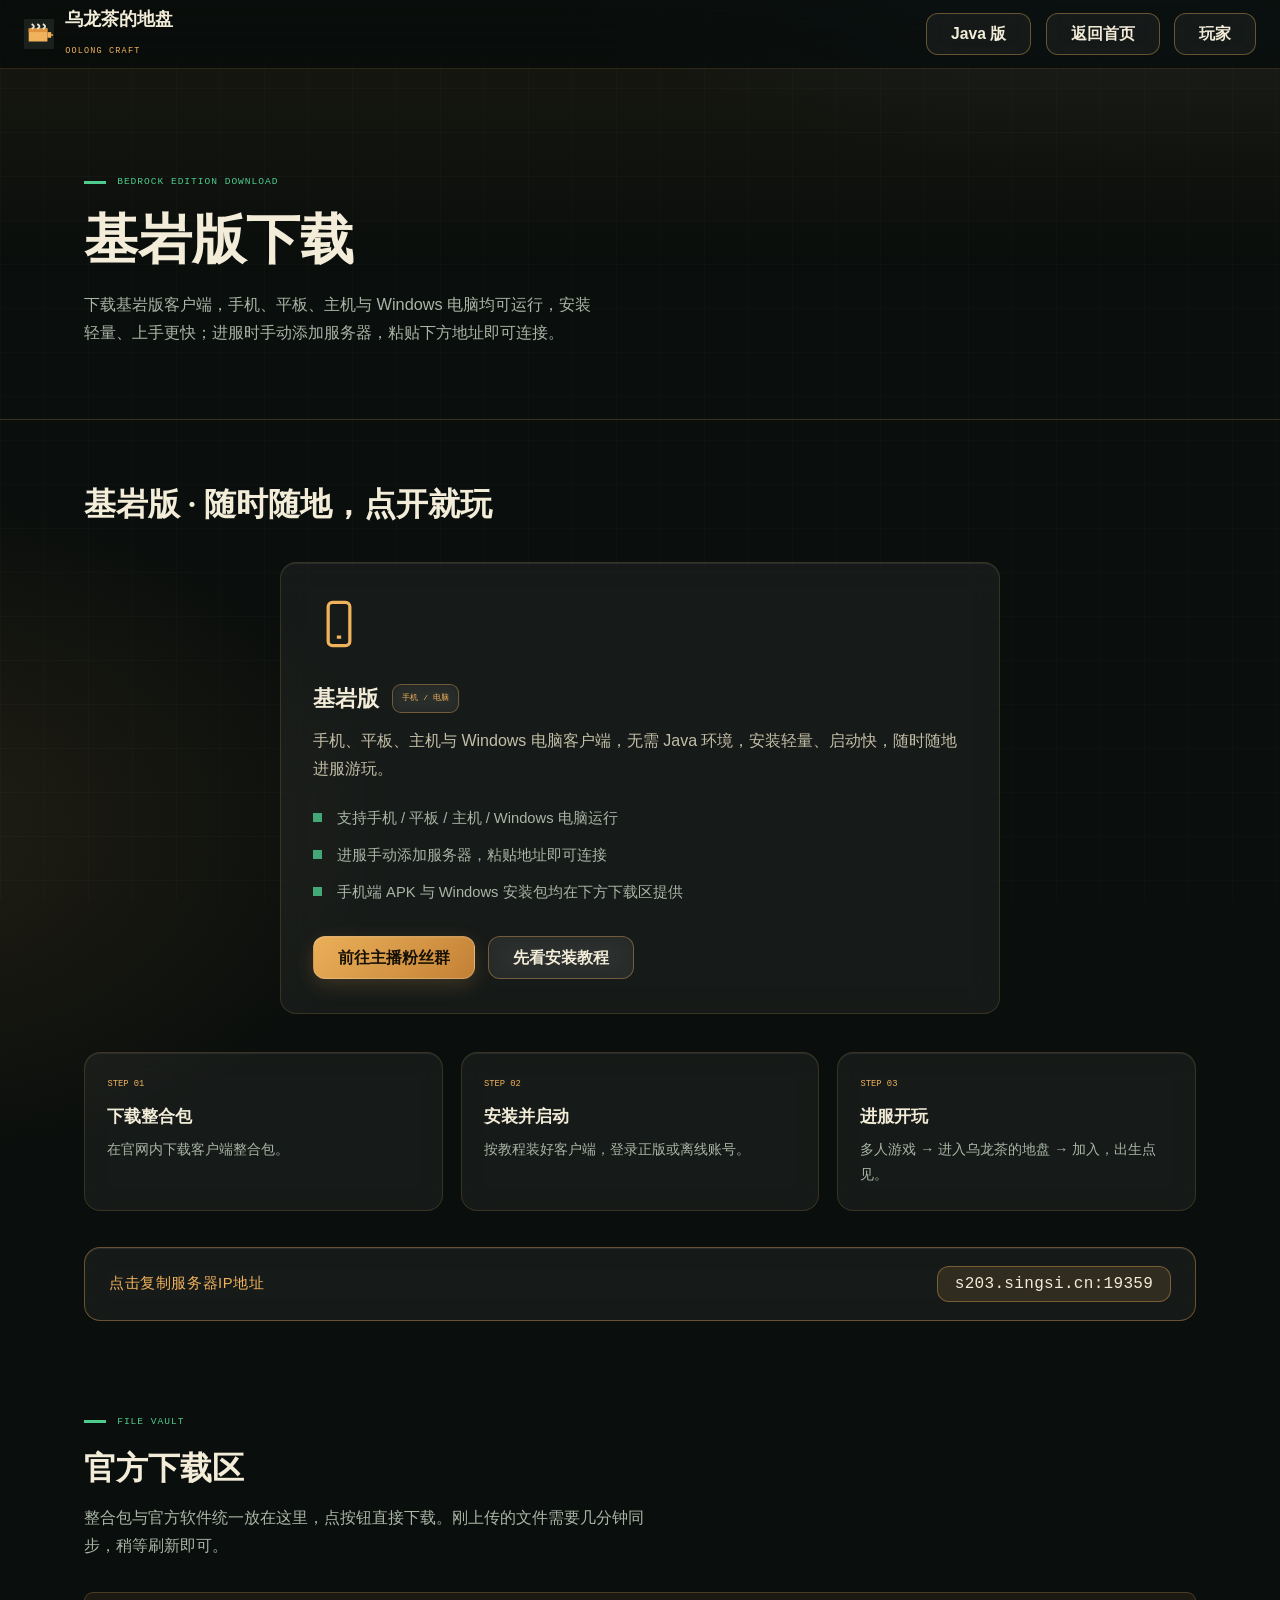
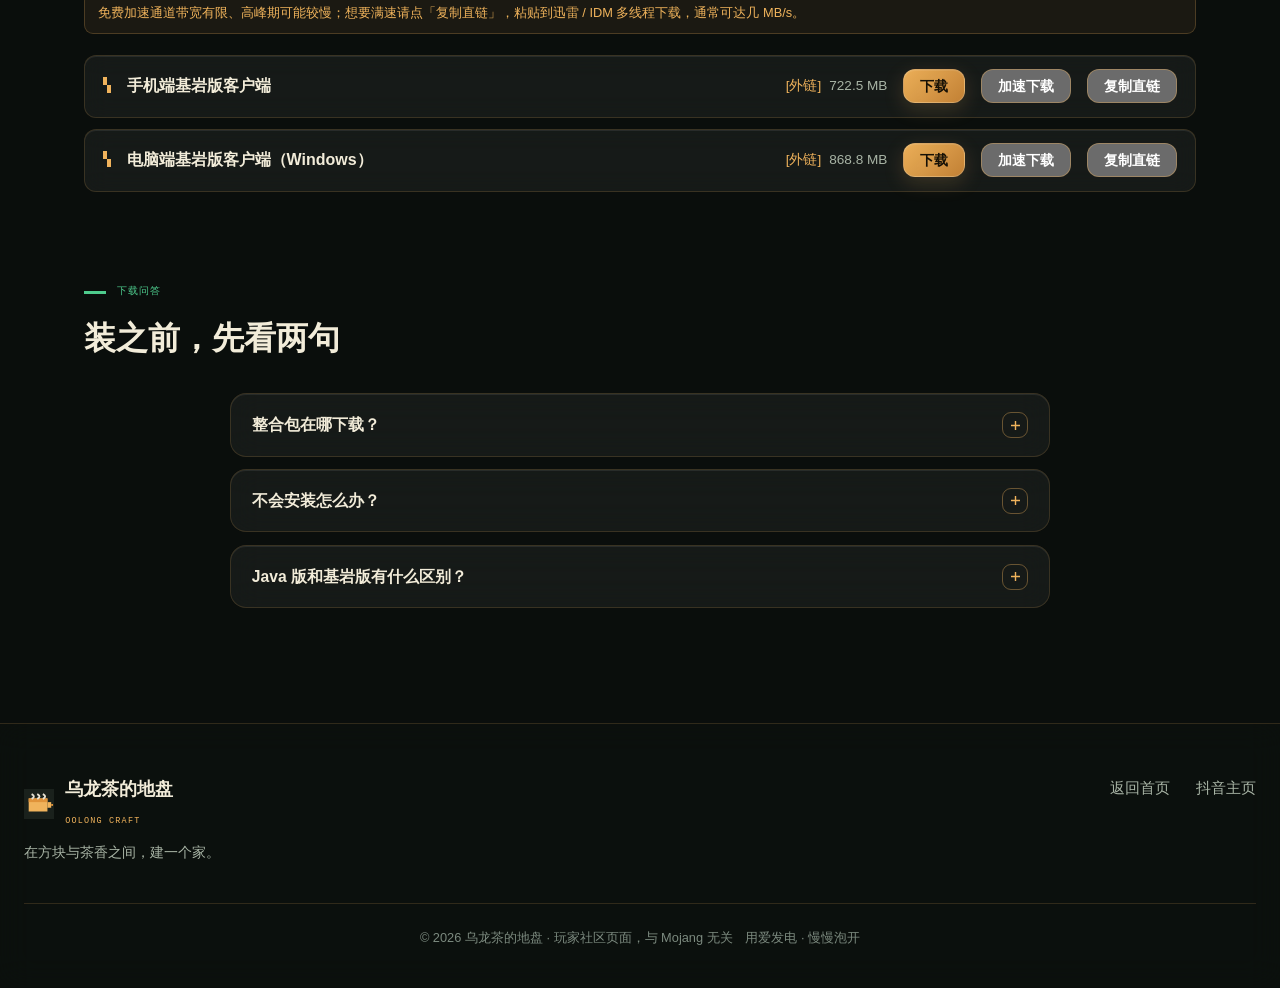
<file: bedrock.html>
<!DOCTYPE html>
<html lang="zh-CN">
<head>
<meta charset="UTF-8">
<meta http-equiv="Cache-Control" content="no-cache, no-store, must-revalidate">
<meta http-equiv="Pragma" content="no-cache">
<meta http-equiv="Expires" content="0">
  <meta name="viewport" content="width=device-width, initial-scale=1.0">
<title>基岩版下载 · 乌龙茶的地盘</title>
<meta name="description" content="乌龙茶的地盘 基岩版（手机 / 平板 / 主机 / Windows 电脑客户端）下载，安装轻量、上手更快，手动添加服务器地址即可进服。">
<link rel="icon" href="data:image/svg+xml,%3Csvg%20xmlns='http://www.w3.org/2000/svg'%20viewBox='0%200%2032%2032'%3E%3Crect%20width='32'%20height='32'%20fill='%230A110D'/%3E%3Crect%20x='5'%20y='10'%20width='20'%20height='14'%20fill='%23F0B35C'/%3E%3Crect%20x='5'%20y='10'%20width='20'%20height='4'%20fill='%23E0933A'/%3E%3Crect%20x='25'%20y='14'%20width='4'%20height='6'%20fill='%23F0B35C'/%3E%3Crect%20x='29'%20y='16'%20width='2'%20height='2'%20fill='%23E0933A'/%3E%3Cpath%20d='M9%206c2%201%202%203%200%204M15%206c2%201%202%203%200%204M21%206c2%201%202%203%200%204'%20stroke='%23EDE4CF'%20stroke-width='2'%20fill='none'%20stroke-linecap='square'/%3E%3C/svg%3E">
<link rel="preconnect" href="https://miaoda.feishu.cn">
<link rel="stylesheet" href="https://miaoda.feishu.cn/fonts/css2?family=Noto+Serif+SC:wght@600;700;900&family=Noto+Sans+SC:wght@400;500;700&family=Press+Start+2P&display=swap">
<style>
:root{
  --bg:#0A0E0C;--bg-soft:#0D1310;
  --glass-bg:rgba(255,255,255,.05);--glass-bg-2:rgba(255,255,255,.085);
  --glass-line:rgba(240,179,92,.16);--glass-line-strong:rgba(240,179,92,.38);
  --glass-hl:inset 0 1px 0 rgba(255,255,255,.08);
  --tea:#F0B35C;--tea-deep:#E0933A;--jade:#4ECB8D;--ink:#F2ECD9;--muted:#A9B5A6;--dim:#7C8A7F;
  --serif:"Noto Serif SC",serif;--sans:"Noto Sans SC","PingFang SC","Microsoft YaHei",sans-serif;
  --pixel:"Press Start 2P",monospace;--wrap:1160px;
  --violet:#B78BFF;--aqua:#5FD4E8;--rose:#F97CB8;--blue:#6FA8FF;
  --r-lg:16px;--r-md:12px;--r-sm:9px;
  --shadow-glass:0 14px 44px rgba(0,0,0,.30);
}
*{margin:0;padding:0;box-sizing:border-box}
html{scroll-behavior:smooth;color-scheme:dark}
body{background:radial-gradient(1100px 650px at 88% -8%,rgba(111,168,255,.10),transparent 60%),radial-gradient(900px 620px at -8% 32%,rgba(240,179,92,.10),transparent 55%),radial-gradient(760px 520px at 55% 115%,rgba(183,139,255,.09),transparent 60%),var(--bg);color:var(--ink);font-family:var(--sans);font-size:1rem;line-height:1.75;-webkit-font-smoothing:antialiased;overflow-x:hidden;opacity:0;transition:opacity .6s ease}
body.loaded{opacity:1}
body::before{content:"";position:fixed;inset:0;z-index:0;pointer-events:none;background-image:linear-gradient(rgba(140,160,148,.035) 1px,transparent 1px),linear-gradient(90deg,rgba(140,160,148,.035) 1px,transparent 1px);background-size:44px 44px}
.ambient{position:fixed;inset:0;z-index:0;pointer-events:none;overflow:hidden}
.ambient span{position:absolute;border-radius:50%;filter:blur(70px);opacity:0;animation:amb 16s ease-in-out infinite}
.ambient span:nth-child(1){width:380px;height:380px;top:-120px;left:8%;background:radial-gradient(circle,rgba(78,203,141,.20),transparent 65%)}
.ambient span:nth-child(2){width:440px;height:440px;top:34%;right:-150px;background:radial-gradient(circle,rgba(183,139,255,.18),transparent 65%);animation-delay:-5s}
.ambient span:nth-child(3){width:400px;height:400px;bottom:-150px;left:30%;background:radial-gradient(circle,rgba(95,212,232,.15),transparent 65%);animation-delay:-10s}
@keyframes amb{0%,100%{opacity:0;transform:translateY(30px) scale(.95)}50%{opacity:1;transform:translateY(-24px) scale(1.05)}}
@media (prefers-reduced-motion:reduce){.ambient{display:none}}
.wrap{position:relative;z-index:1;max-width:var(--wrap);margin:0 auto;padding:0 24px}
a{color:inherit;text-decoration:none}
.pixel{font-family:var(--pixel);letter-spacing:.06em}
.btn{display:inline-flex;align-items:center;gap:.55rem;font-family:var(--sans);font-weight:700;font-size:.98rem;padding:.78rem 1.5rem;border:1px solid var(--glass-line-strong);cursor:pointer;transition:background .25s,color .25s,box-shadow .25s,transform .18s,border-color .25s;border-radius:var(--r-md);line-height:1;position:relative;overflow:hidden;-webkit-backdrop-filter:blur(12px);backdrop-filter:blur(12px)}
.btn:active{transform:scale(.97)}
.btn-primary{background:linear-gradient(135deg,rgba(247,183,92,.95),rgba(224,147,58,.85));color:#151006;box-shadow:0 6px 20px rgba(240,179,92,.18),var(--glass-hl);border-color:rgba(232,226,212,.22)}
.btn-primary:hover{box-shadow:0 8px 26px rgba(240,179,92,.32),var(--glass-hl);transform:translateY(-2px)}
.btn-ghost{background:var(--glass-bg);color:var(--ink);border-color:var(--glass-line-strong)}
.btn-ghost:hover{border-color:var(--tea);color:var(--tea);background:var(--glass-bg-2);transform:translateY(-2px)}
.btn svg{width:15px;height:15px;flex:none}
.ripple{position:absolute;border-radius:50%;background:rgba(232,226,212,.25);transform:scale(0);animation:rip .6s ease-out forwards;pointer-events:none}
@keyframes rip{to{transform:scale(3.4);opacity:0}}
@media (prefers-reduced-motion:reduce){.ripple{display:none}}

header{position:sticky;top:0;z-index:50;background:rgba(10,14,12,.55);-webkit-backdrop-filter:blur(18px) saturate(120%);backdrop-filter:blur(18px) saturate(120%);border-bottom:1px solid var(--glass-line);transition:background .3s,box-shadow .3s}
header.scrolled{background:rgba(10,14,12,.78);box-shadow:0 8px 30px rgba(0,0,0,.28)}
.nav{display:flex;align-items:center;justify-content:space-between;height:68px;width:100%;max-width:none;padding:0 24px}  /* 导航真贴屏幕两边 */
.brand{display:flex;align-items:center;gap:.7rem}
.brand svg{width:30px;height:30px}
.brand-name{font-family:var(--serif);font-weight:900;font-size:1.12rem;line-height:1.1}
.brand-en{font-family:var(--pixel);font-size:.53rem;color:var(--tea);margin-top:.3rem;letter-spacing:.14em;white-space:nowrap}
.nav-cta{display:flex;align-items:center;gap:.9rem}

.hero{position:relative;padding:clamp(4rem,8vw,6rem) 0 clamp(3rem,6vw,4.5rem);border-bottom:1px solid var(--glass-line);background:linear-gradient(180deg,rgba(240,179,92,.05),transparent 60%)}
.hero>*{opacity:0;transform:translateY(22px);animation:heroIn .8s cubic-bezier(.2,.7,.3,1) forwards}
.hero>*:nth-child(1){animation-delay:.1s}.hero>*:nth-child(2){animation-delay:.25s}.hero>*:nth-child(3){animation-delay:.4s}
@keyframes heroIn{to{opacity:1;transform:none}}
@media (prefers-reduced-motion:reduce){.hero>*{opacity:1;transform:none;animation:none}}
.kicker{font-family:var(--pixel);font-size:.6rem;color:var(--jade);display:inline-flex;align-items:center;gap:.7rem;margin-bottom:1.1rem;letter-spacing:.1em}
.kicker::before{content:"";width:22px;height:3px;background:var(--jade)}
.hero h1{font-family:var(--serif);font-weight:900;font-size:clamp(2.2rem,5vw,3.4rem);line-height:1.2;margin-bottom:1rem}
.hero p{color:var(--muted);max-width:56ch;font-size:1.02rem}

.sec{padding:clamp(3.2rem,7vw,5.2rem) 0}
.sec-title{font-family:var(--serif);font-weight:900;font-size:clamp(1.5rem,3vw,2rem);line-height:1.25;margin-bottom:1rem}

.dl-grid{display:grid;grid-template-columns:repeat(2,1fr);gap:1.4rem;margin-top:2.4rem}
.dl-grid:has(>article:only-child){grid-template-columns:1fr;max-width:720px;margin-left:auto;margin-right:auto}
.dl-card{background:var(--glass-bg);border:1px solid var(--glass-line);border-radius:var(--r-lg);padding:2.2rem 2rem 2.1rem;position:relative;transition:border-color .3s,transform .3s,box-shadow .3s;-webkit-backdrop-filter:blur(16px) saturate(115%);backdrop-filter:blur(16px) saturate(115%);box-shadow:var(--glass-hl);overflow:hidden}
.dl-card:hover{border-color:var(--glass-line-strong);transform:translateY(-6px);box-shadow:var(--shadow-glass),var(--glass-hl)}
.dl-card .icon{width:52px;height:52px;stroke:var(--tea);fill:none;stroke-width:1.5;margin-bottom:1.2rem}
.dl-card h3{font-family:var(--serif);font-weight:900;font-size:1.4rem;margin-bottom:.3rem;display:flex;align-items:center;gap:.8rem}
.dl-card h3 .chip{font-family:var(--pixel);font-size:.5rem;color:var(--tea);border:1px solid var(--glass-line-strong);padding:.42rem .6rem;border-radius:var(--r-sm);font-weight:400;background:rgba(255,255,255,.04);-webkit-backdrop-filter:blur(8px);backdrop-filter:blur(8px)}
.dl-card .desc{color:#C4BFA8;margin:.6rem 0 1.1rem}
.dl-list{list-style:none;margin-bottom:1.6rem}
.dl-list li{color:var(--muted);font-size:.92rem;padding:.34rem 0 .34rem 1.5rem;position:relative}
.dl-list li::before{content:"";position:absolute;left:0;top:.78rem;width:9px;height:9px;background:var(--jade);opacity:.8}
.dl-actions{display:flex;flex-wrap:wrap;gap:.8rem;align-items:center}

.steps-strip{display:grid;grid-template-columns:repeat(3,1fr);gap:1.1rem;margin-top:2.4rem}
.step-card{background:var(--glass-bg);border:1px solid var(--glass-line);border-radius:var(--r-lg);padding:1.5rem 1.4rem;-webkit-backdrop-filter:blur(14px) saturate(115%);backdrop-filter:blur(14px) saturate(115%);box-shadow:var(--glass-hl);transition:transform .3s,border-color .3s,box-shadow .3s}
.step-card:hover{transform:translateY(-4px);border-color:var(--glass-line-strong);box-shadow:var(--shadow-glass),var(--glass-hl)}
.step-card .no{font-family:var(--pixel);font-size:.55rem;color:var(--tea);margin-bottom:.6rem}
.step-card h4{font-family:var(--serif);font-weight:700;font-size:1.05rem;margin-bottom:.35rem}
.step-card p{color:var(--muted);font-size:.88rem}

.note{background:var(--glass-bg);border:1px dashed var(--glass-line-strong);border-radius:var(--r-lg);padding:1.5rem 1.6rem;margin-top:2.4rem;display:flex;gap:1rem;align-items:flex-start;-webkit-backdrop-filter:blur(14px) saturate(115%);backdrop-filter:blur(14px) saturate(115%);box-shadow:var(--glass-hl)}
.addr-strip{margin-top:2.2rem;background:var(--glass-bg);border:1px solid var(--glass-line-strong);border-radius:var(--r-lg);padding:1.15rem 1.5rem;display:flex;align-items:center;justify-content:space-between;gap:1rem;flex-wrap:wrap;-webkit-backdrop-filter:blur(14px) saturate(115%);backdrop-filter:blur(14px) saturate(115%);box-shadow:var(--glass-hl)}
.addr-label{color:var(--tea);font-size:.92rem;letter-spacing:.04em}
.addr-val{background:rgba(240,179,92,.12);border:1px solid var(--glass-line-strong);color:var(--ink);font-family:ui-monospace,SFMono-Regular,Menlo,Consolas,monospace;font-size:1rem;padding:.5rem 1.05rem;border-radius:var(--r-md);cursor:pointer;transition:background .25s,transform .15s;letter-spacing:.02em}
.addr-val:hover{background:rgba(240,179,92,.22)}
.addr-val:active{transform:scale(.97)}
.note svg{width:22px;height:22px;stroke:var(--tea);fill:none;stroke-width:1.8;flex:none;margin-top:.2rem}
.note b{color:var(--ink)}
.note p{color:var(--muted);font-size:.92rem}

.faq{max-width:820px;margin:2.2rem auto 0;display:flex;flex-direction:column;gap:.8rem}
.faq details{background:var(--glass-bg);border:1px solid var(--glass-line);border-radius:var(--r-lg);transition:border-color .25s,box-shadow .25s;-webkit-backdrop-filter:blur(16px) saturate(115%);backdrop-filter:blur(16px) saturate(115%);box-shadow:var(--glass-hl)}
.faq details[open]{border-color:var(--glass-line-strong);box-shadow:var(--shadow-glass),var(--glass-hl)}
.faq summary{list-style:none;cursor:pointer;display:flex;justify-content:space-between;align-items:center;gap:1rem;padding:1.05rem 1.3rem;font-weight:700;font-size:.98rem}
.faq summary::-webkit-details-marker{display:none}
.faq summary .pm{flex:none;width:26px;height:26px;border:1px solid var(--glass-line-strong);color:var(--tea);display:grid;place-items:center;line-height:1;transition:transform .3s,background .25s;border-radius:var(--r-sm)}
.faq summary .pm svg{display:block}
.faq details[open] summary .pm{transform:rotate(45deg);background:rgba(240,179,92,.1)}
.faq .ans{padding:0 1.3rem 1.2rem;color:var(--muted);font-size:.93rem}

.file-lead{color:var(--muted);max-width:64ch;margin-top:.4rem}
.file-groups{display:flex;flex-direction:column;gap:1.6rem;margin-top:2rem}
.fg-title{display:flex;align-items:center;gap:.7rem;font-family:var(--serif);font-weight:700;font-size:1.15rem;margin-bottom:.7rem}
.fg-badge{font-family:var(--pixel);font-size:.5rem;color:var(--tea);border:1px solid var(--glass-line-strong);padding:.42rem .6rem;border-radius:2px;letter-spacing:.06em}
.file-list{display:flex;flex-direction:column;gap:.7rem}
.file-tip{margin-bottom:.6rem;padding:.55rem .8rem;font-size:.8rem;color:var(--tea);background:rgba(222,165,87,.08);border:1px solid rgba(222,165,87,.25);border-radius:var(--r-sm)}
.file-row{display:flex;align-items:center;gap:1rem;background:var(--glass-bg);border:1px solid var(--glass-line);border-radius:var(--r-md);padding:.85rem 1.1rem;transition:border-color .25s,transform .2s,box-shadow .25s;-webkit-backdrop-filter:blur(12px) saturate(110%);backdrop-filter:blur(12px) saturate(110%);box-shadow:var(--glass-hl)}
.file-row:hover{border-color:var(--glass-line-strong);transform:translateX(3px);box-shadow:var(--shadow-glass),var(--glass-hl)}
.file-ico{color:var(--tea);font-size:1rem;flex:none}
.file-name{flex:1;min-width:0;overflow:hidden;text-overflow:ellipsis;white-space:nowrap;font-weight:700}
.file-size{color:var(--muted);font-size:.85rem;flex:none}
.file-meta{display:inline-flex;align-items:center;gap:.5rem;flex:none}
.file-empty{color:var(--muted);background:rgba(255,255,255,.03);border:1px dashed var(--glass-line);border-radius:var(--r-lg);padding:1.6rem;text-align:center;font-size:.92rem;-webkit-backdrop-filter:blur(10px);backdrop-filter:blur(10px)}
.btn-sm{padding:.55rem 1rem;font-size:.88rem}
.modal-mask{position:fixed;inset:0;z-index:100;background:rgba(5,10,7,.6);-webkit-backdrop-filter:blur(18px) saturate(110%);backdrop-filter:blur(18px) saturate(110%);display:flex;align-items:center;justify-content:center;padding:20px}
.modal-mask[hidden]{display:none}
.modal{background:rgba(15,20,17,.82);border:1px solid var(--glass-line-strong);border-radius:var(--r-lg);width:min(760px,100%);max-height:84vh;display:flex;flex-direction:column;box-shadow:0 18px 60px rgba(0,0,0,.45);-webkit-backdrop-filter:blur(26px) saturate(115%);backdrop-filter:blur(26px) saturate(115%);animation:modalIn .28s ease}@keyframes modalIn{from{opacity:0;transform:translateY(16px) scale(.97)}to{opacity:1;transform:none}}
.modal-head{display:flex;justify-content:space-between;align-items:center;gap:1rem;padding:1.1rem 1.4rem;border-bottom:1px solid var(--glass-line)}
.modal-head h3{font-family:var(--serif);font-weight:700;font-size:1.15rem}
.modal-close{width:34px;height:34px;border:1px solid var(--glass-line-strong);background:rgba(255,255,255,.05);color:var(--ink);font-size:1.1rem;cursor:pointer;border-radius:var(--r-sm);line-height:1;transition:background .2s}
.modal-close:hover{color:var(--tea);border-color:var(--tea)}
.modal-body{overflow-y:auto;padding:1.4rem}
.modal-empty{color:var(--muted);text-align:center;padding:2rem 1rem;font-size:.95rem}
.g-grid{display:grid;grid-template-columns:repeat(auto-fill,minmax(210px,1fr));gap:1.1rem}
.gcard{background:var(--glass-bg);border:1px solid var(--glass-line);border-radius:var(--r-lg);padding:1.1rem;display:flex;flex-direction:column;gap:.8rem;align-items:center;text-align:center;-webkit-backdrop-filter:blur(14px) saturate(115%);backdrop-filter:blur(14px) saturate(115%);box-shadow:var(--glass-hl);transition:transform .25s,border-color .25s}
.gcard:hover{transform:translateY(-3px);border-color:var(--glass-line-strong)}
.g-title{font-weight:700;font-family:var(--serif);font-size:1.02rem}
.g-qq{font-size:.92rem;color:var(--tea);cursor:pointer;border:1px dashed var(--glass-line-strong);padding:.45rem .9rem;border-radius:var(--r-sm);transition:all .2s}
.g-qq:hover{background:rgba(240,179,92,.12)}
.v-list{display:flex;flex-direction:column;gap:.8rem}
.vcard{background:var(--glass-bg);border:1px solid var(--glass-line);border-radius:var(--r-lg);padding:1rem 1.2rem;display:flex;flex-wrap:wrap;align-items:center;gap:1rem;-webkit-backdrop-filter:blur(14px) saturate(115%);backdrop-filter:blur(14px) saturate(115%);box-shadow:var(--glass-hl);transition:transform .25s,border-color .25s}
.vcard:hover{transform:translateY(-3px);border-color:var(--glass-line-strong)}
.v-title{flex:1;min-width:200px;font-weight:700}
.vcard video{width:100%;margin-top:.6rem;flex-basis:100%;border-radius:2px}
#toast{position:fixed;left:50%;bottom:2.2rem;transform:translateX(-50%) translateY(20px);background:rgba(20,26,22,.8);border:1px solid var(--glass-line-strong);color:var(--ink);padding:.7rem 1.3rem;border-radius:var(--r-md);font-size:.92rem;opacity:0;pointer-events:none;transition:opacity .25s,transform .25s;z-index:200;-webkit-backdrop-filter:blur(16px);backdrop-filter:blur(16px)}
#toast.show{opacity:1;transform:translateX(-50%)}

footer{border-top:1px solid var(--glass-line);background:rgba(13,19,16,.55);-webkit-backdrop-filter:blur(16px);backdrop-filter:blur(16px);padding:3.2rem 0 2.4rem;margin-top:2rem}
footer .wrap{width:100%;max-width:none;padding:0 24px}  /* 底部栏真贴屏幕两边 */
.foot{display:flex;flex-wrap:wrap;justify-content:space-between;gap:1.8rem;align-items:flex-start}
.foot-tag{color:var(--muted);font-size:.9rem;margin-top:.5rem;max-width:34ch}
.foot-links{display:flex;gap:1.6rem;font-size:.92rem;color:var(--muted)}
.foot-links a:hover{color:var(--tea)}
.foot-copy{margin-top:2.4rem;padding-top:1.4rem;border-top:1px solid var(--glass-line);display:flex;flex-wrap:wrap;justify-content:center;gap:.8rem;font-size:.8rem;color:var(--dim)}

.rv{opacity:0;transform:translateY(18px);transition:opacity .7s ease,transform .7s ease}
.rv.in{opacity:1;transform:none}
@media (prefers-reduced-motion:reduce){.rv{opacity:1;transform:none;transition:none}}

@media (max-width:860px){.dl-grid{grid-template-columns:1fr}.steps-strip{grid-template-columns:1fr}.addr-strip{flex-direction:column;align-items:stretch}.addr-val{text-align:center}}
@media (max-width:640px){
  .file-row{flex-direction:column;align-items:stretch;gap:.55rem;padding:.9rem 1.05rem}
  .file-row:hover{transform:none}
  .file-ico{display:none}
  .file-name{flex:none;white-space:normal;word-break:break-all;overflow:visible;text-overflow:clip;font-size:.92rem;line-height:1.45}
  .file-meta{align-self:flex-start;font-size:.8rem}
  .file-row .btn{width:100%;justify-content:center}
  .file-row .btn+.btn{margin-top:.4rem}
}
@media (max-width:560px){
  .foot-links{flex-direction:column;gap:.8rem}.dl-card{padding:1.8rem 1.4rem 1.7rem}
  .wrap.nav{padding:0 .8rem;gap:.5rem}
  .brand{gap:.5rem}
  .brand svg{width:24px;height:24px}
  .brand-name{font-size:1rem;white-space:nowrap}
  .brand-en{font-size:.46rem;letter-spacing:.1em;white-space:nowrap}
  .nav-cta{gap:.4rem}
  .nav-cta .btn{padding:.5rem .7rem;font-size:.82rem;white-space:nowrap}
}
</style>
<style id="skin-star-cat">
/* ============ 皮肤：星轨滚动条 · 小黑猫光标 · 进入黑猫 ============ */
/* 原生滚动条：把默认白条换成一条垂下来的星轨 */
@supports not (selector(::-webkit-scrollbar)){
  html{scrollbar-width:thin;scrollbar-color:#E4AA5C rgba(8,12,10,.92)}
}
::-webkit-scrollbar{width:11px;height:11px}
::-webkit-scrollbar-track{
  background:linear-gradient(90deg,#050907,#0C1210 42%,#070C0A);
  box-shadow:inset 1px 0 0 rgba(240,179,92,.14),inset 0 0 20px rgba(0,0,0,.92);
}
::-webkit-scrollbar-thumb{
  border:2px solid transparent;border-radius:99px;background-clip:padding-box;
  background-image:linear-gradient(180deg,#FFDCAC 0%,#F0B35C 32%,#4ECB8D 74%,#63D8E8 100%);
  box-shadow:inset 0 0 0 1px rgba(255,255,255,.16),0 0 10px rgba(240,179,92,.28);
}
::-webkit-scrollbar-thumb:hover{background-image:linear-gradient(180deg,#FFF3D6 0%,#FFC773 30%,#5BDD9C 72%,#8DEAF7 100%)}
::-webkit-scrollbar-thumb:active{background-image:linear-gradient(180deg,#FFE6BC 0%,#F0A64A 40%,#37B37A 100%)}
::-webkit-scrollbar-corner{background:#050907}

/* 鼠标：一只小黑猫（热点在左上爪尖） */
html,body,body *{cursor:url("assets/cat-cursor.png") 4 4,auto!important}
input,textarea,select{cursor:text!important}
</style>
<style id="skin-tap">
/* 禁止拖选 / 拖拽复制：整页文字不可被选中 */
html,body,body *{-webkit-user-select:none;-moz-user-select:none;-ms-user-select:none;user-select:none;-webkit-touch-callout:none}
input,textarea,select,[contenteditable="true"]{-webkit-user-select:text;-moz-user-select:text;user-select:text}
img,a{-webkit-user-drag:none}

/* 进入站点后，任何一次点击都有光效 */
.tap-any{position:fixed;inset:0;z-index:240;pointer-events:none;overflow:hidden}
.tap-any .ta-grp{position:absolute;left:0;top:0;width:0;height:0}
.tap-any .ta-grp i{position:absolute;display:block;left:0;top:0}
.tap-any .ta-ring{width:22px;height:22px;margin:-11px 0 0 -11px;border-radius:50%;
  border:1.5px solid rgba(255,232,196,.85);
  box-shadow:0 0 16px rgba(240,179,92,.6),inset 0 0 12px rgba(240,179,92,.35);
  animation:taRing .58s cubic-bezier(.16,.9,.3,1) forwards}
@keyframes taRing{0%{opacity:0;transform:scale(.35)}22%{opacity:1}100%{opacity:0;transform:scale(2.9)}}
.tap-any .ta-ring.s{width:11px;height:11px;margin:-5.5px 0 0 -5.5px;border-color:rgba(78,203,141,.85);
  box-shadow:0 0 14px rgba(78,203,141,.6);animation:taRingS .5s cubic-bezier(.16,.9,.3,1) .06s forwards}
@keyframes taRingS{0%{opacity:0;transform:scale(.3)}24%{opacity:1}100%{opacity:0;transform:scale(2.2)}}
.tap-any .ta-core{width:7px;height:7px;margin:-3.5px 0 0 -3.5px;border-radius:50%;
  background:radial-gradient(circle,#FFF8E8,#F0B35C 60%,rgba(240,179,92,0));
  box-shadow:0 0 18px 5px rgba(240,179,92,.42);animation:taCore .34s ease-out forwards}
@keyframes taCore{0%{opacity:0;transform:scale(.4)}30%{opacity:1;transform:scale(1.4)}100%{opacity:0;transform:scale(2.1)}}
.tap-any .ta-ray{width:1.5px;height:15px;margin:-15px 0 0 -.75px;border-radius:2px;
  background:linear-gradient(180deg,rgba(255,240,214,0),rgba(255,238,205,.9));
  transform-origin:50% 100%;animation:taRay .6s cubic-bezier(.16,.8,.3,1) forwards}
@keyframes taRay{0%{opacity:0;transform:rotate(var(--a)) translateY(-2px) scaleY(.25)}
  25%{opacity:.9}100%{opacity:0;transform:rotate(var(--a)) translateY(-92px) scaleY(1.1)}}
</style>
<link rel="stylesheet" href="assets/site-theme.css">
</head>
<body>
<script src="assets/site-theme.js"></script>
<div class="ambient" aria-hidden="true"><span></span><span></span><span></span></div>

<header>
  <div class="wrap nav">
    <a class="brand" href="index.html" aria-label="返回首页">
      <svg viewBox="0 0 32 32" aria-hidden="true">
        <rect width="32" height="32" fill="#1A211C"/>
        <rect x="5" y="10" width="20" height="14" fill="#F0B35C"/>
        <rect x="5" y="10" width="20" height="4" fill="#E0933A"/>
        <rect x="25" y="14" width="4" height="6" fill="#F0B35C"/>
        <rect x="29" y="16" width="2" height="2" fill="#E0933A"/>
        <path d="M9 6c2 1 2 3 0 4M15 6c2 1 2 3 0 4M21 6c2 1 2 3 0 4" stroke="#E8E2D4" stroke-width="2" fill="none" stroke-linecap="square"/>
      </svg>
      <span>
        <span class="brand-name">乌龙茶的地盘</span><br>
        <span class="brand-en">OOLONG CRAFT</span>
      </span>
    </a>
    <div class="nav-cta">
      <a class="btn btn-ghost" href="download.html">Java 版</a>
      <a class="btn btn-ghost" href="index.html">返回首页</a>
      <a class="btn btn-ghost" href="players.html">玩家</a>
    </div>
  </div>
</header>

<section class="hero">
  <div class="wrap">
    <span class="kicker">BEDROCK EDITION DOWNLOAD</span>
    <h1>基岩版下载</h1>
    <p>下载基岩版客户端，手机、平板、主机与 Windows 电脑均可运行，安装轻量、上手更快；进服时手动添加服务器，粘贴下方地址即可连接。</p>
  </div>
</section>

<main>
<section class="sec" id="download" style="padding-top:clamp(2.6rem,6vw,4rem)">
  <div class="wrap">
    <h2 class="sec-title rv">基岩版 · 随时随地，点开就玩</h2>
    <div class="dl-grid">
      <article class="dl-card rv">
        <svg class="icon" viewBox="0 0 24 24" aria-hidden="true"><rect x="7" y="2" width="10" height="20" rx="2"/><path d="M11 18h2"/></svg>
        <h3>基岩版 <span class="chip">手机 / 电脑</span></h3>
        <p class="desc">手机、平板、主机与 Windows 电脑客户端，无需 Java 环境，安装轻量、启动快，随时随地进服游玩。</p>
        <ul class="dl-list">
          <li>支持手机 / 平板 / 主机 / Windows 电脑运行</li>
          <li>进服手动添加服务器，粘贴地址即可连接</li>
          <li>手机端 APK 与 Windows 安装包均在下方下载区提供</li>
        </ul>
        <div class="dl-actions">
          <button class="btn btn-primary" data-groups>前往主播粉丝群</button>
          <button class="btn btn-ghost" data-videos="bedrock">先看安装教程</button>
        </div>
      </article>
    </div>

    <div class="steps-strip rv">
      <div class="step-card">
        <div class="no">STEP 01</div>
        <h4>下载整合包</h4>
        <p>在官网内下载客户端整合包。</p>
      </div>
      <div class="step-card">
        <div class="no">STEP 02</div>
        <h4>安装并启动</h4>
        <p>按教程装好客户端，登录正版或离线账号。</p>
      </div>
      <div class="step-card">
        <div class="no">STEP 03</div>
        <h4>进服开玩</h4>
        <p>多人游戏 → 进入乌龙茶的地盘 → 加入，出生点见。</p>
      </div>
    </div>

    <div class="addr-strip rv">
      <span class="addr-label">点击复制服务器IP地址</span>
      <button type="button" class="addr-val" id="serverAddr" data-copy="s203.singsi.cn:19359">s203.singsi.cn:19359</button>
    </div>
  </div>
</section>

<section class="sec" id="files" style="padding-top:0">
  <div class="wrap">
    <span class="kicker rv">FILE VAULT</span>
    <h2 class="sec-title rv">官方下载区</h2>
    <p class="file-lead rv">整合包与官方软件统一放在这里，点按钮直接下载。刚上传的文件需要几分钟同步，稍等刷新即可。</p>
    <div class="file-groups rv">
      <div>
        <div class="file-list" id="filesList"><div class="file-empty">正在读取文件列表…</div></div>
      </div>
    </div>
  </div>
</section>

<section class="sec" id="faq" style="padding-top:0">
  <div class="wrap">
    <span class="kicker rv">下载问答</span>
    <h2 class="sec-title rv">装之前，先看两句</h2>
    <div class="faq rv">
      <details>
        <summary>整合包在哪下载？<span class="pm" aria-hidden="true"><svg width="13" height="13" viewBox="0 0 24 24" fill="none" stroke="currentColor" stroke-width="2.6" stroke-linecap="square"><path d="M12 5v14M5 12h14"/></svg></span></summary>
        <div class="ans">加入主播粉丝群获取，或直接在官网本页「官方下载区」下载安装即可。下载链接更新时也会第一时间发在主页。</div>
      </details>
      <details>
        <summary>不会安装怎么办？<span class="pm" aria-hidden="true"><svg width="13" height="13" viewBox="0 0 24 24" fill="none" stroke="currentColor" stroke-width="2.6" stroke-linecap="square"><path d="M12 5v14M5 12h14"/></svg></span></summary>
        <div class="ans">主页有分步教程，跟着装就行。遇到问题可以私信，或者在玩家群里喊一声，大家都会帮忙。</div>
      </details>
      <details>
        <summary>Java 版和基岩版有什么区别？<span class="pm" aria-hidden="true"><svg width="13" height="13" viewBox="0 0 24 24" fill="none" stroke="currentColor" stroke-width="2.6" stroke-linecap="square"><path d="M12 5v14M5 12h14"/></svg></span></summary>
        <div class="ans">Java 版面向电脑与手机 Java 启动器，支持 26.2 版本，玩法丰富、模组光影扩展多；基岩版面向手机、平板、主机与 Windows 电脑原生客户端，安装轻量、上手更快。两个版本各自独立，请按自己设备选择对应版本下载进服。</div>
      </details>
    </div>
  </div>
</section>
</main>

<div class="modal-mask" id="modalMask" hidden>
  <div class="modal">
    <div class="modal-head">
      <h3 id="modalTitle">标题</h3>
      <button class="modal-close" id="modalClose" aria-label="关闭">×</button>
    </div>
    <div class="modal-body" id="modalBody"></div>
  </div>
</div>
<div id="toast"></div>

<footer>
  <div class="wrap">
    <div class="foot">
      <div>
        <a class="brand" href="index.html">
          <svg width="28" height="28" viewBox="0 0 32 32" aria-hidden="true">
            <rect width="32" height="32" fill="#1A211C"/>
            <rect x="5" y="10" width="20" height="14" fill="#F0B35C"/>
            <rect x="5" y="10" width="20" height="4" fill="#E0933A"/>
            <rect x="25" y="14" width="4" height="6" fill="#F0B35C"/>
            <rect x="29" y="16" width="2" height="2" fill="#E0933A"/>
            <path d="M9 6c2 1 2 3 0 4M15 6c2 1 2 3 0 4M21 6c2 1 2 3 0 4" stroke="#E8E2D4" stroke-width="2" fill="none" stroke-linecap="square"/>
          </svg>
          <span>
            <span class="brand-name">乌龙茶的地盘</span><br>
            <span class="brand-en">OOLONG CRAFT</span>
          </span>
        </a>
        <p class="foot-tag">在方块与茶香之间，建一个家。</p>
      </div>
      <div class="foot-links">
        <a href="index.html">返回首页</a>
        <a href="https://v.douyin.com/bYurGANvIxc/" target="_blank" rel="noopener">抖音主页</a>
      </div>
    </div>
    <div class="foot-copy">
      <span>© 2026 乌龙茶的地盘 · 玩家社区页面，与 Mojang 无关</span>
      <span>用爱发电 · 慢慢泡开</span>
    </div>
  </div>
</footer>

<script>
(function(){
  "use strict";
  var rvs = document.querySelectorAll(".rv");
  var reduced = window.matchMedia("(prefers-reduced-motion: reduce)").matches;
  if("IntersectionObserver" in window && !reduced){
    var io = new IntersectionObserver(function(entries){
      entries.forEach(function(en){ if(en.isIntersecting){ en.target.classList.add("in"); io.unobserve(en.target); } });
    },{threshold:.12, rootMargin:"0px 0px -40px 0px"});
    rvs.forEach(function(el){ io.observe(el); });
  } else {
    rvs.forEach(function(el){ el.classList.add("in"); });
  }
})();

/* ===== 文件下载区 + 粉丝群/教程弹窗（文件存 Gitee）===== */
(function(){
  var filesEl=document.getElementById("filesList");
  if(!filesEl) return;
  var GITEE_OWNER="sykjsj", GITEE_REPO="oolong-craft-files", GITEE_BRANCH="master";
  var groups=[], videos=[];
  function rawUrl(cat,name){ return "https://gitee.com/"+GITEE_OWNER+"/"+GITEE_REPO+"/raw/"+GITEE_BRANCH+"/"+cat+"/"+encodeURIComponent(name); }
  function ghUrl(name){ return "https://judiao417.github.io/oolong-craft-site/uploads/"+encodeURIComponent(name)+"?t="+Date.now(); }  /* 视频镜像：GitHub Pages MIME 正确(视频可播)，ts 绕过 CDN 缓存 */
  function ghRaw(name){ return "https://raw.githubusercontent.com/JUDIAO417/oolong-craft-site/main/uploads/"+encodeURIComponent(name); }  /* 兜底源 */
  function ghJsd(name){ return "https://cdn.jsdelivr.net/gh/JUDIAO417/oolong-craft-site@main/uploads/"+encodeURIComponent(name); }  /* 中间源：jsDelivr MIME 正确 */
  function fmt(n){ if(n>=1048576) return (n/1048576).toFixed(1)+" MB"; if(n>=1024) return (n/1024).toFixed(0)+" KB"; return n+" B"; }
  function esc(s){ var d=document.createElement("div"); d.textContent=s; return d.innerHTML; }
  /* 国内加速镜像（GitHub Release 直链镜像代理，免费），依次探测可用 */
  var MIRRORS=["https://v4.gh-proxy.org/","https://ghfast.top/","https://gh.monlor.com/","https://gh-proxy.com/","https://ghproxy.net/"];
  function accel(url,btn){
    if(btn.dataset.busy) return; btn.dataset.busy="1";
    var i=0;
    function tryNext(){
      if(i>=MIRRORS.length){ btn.dataset.busy=""; toast("加速通道暂不可用，请用「下载」原站下载"); return; }
      var m=MIRRORS[i++]+url, ctl=new AbortController();
      var t=setTimeout(function(){ ctl.abort(); },3500);
      fetch(m,{method:"HEAD",mode:"no-cors",signal:ctl.signal})
        .then(function(){ clearTimeout(t); btn.dataset.busy=""; window.open(m,"_blank"); })
        .catch(function(){ clearTimeout(t); tryNext(); });
    }
    tryNext();
  }
  function copyLink(u,btn){
    var t=document.createElement("textarea"); t.value=u; t.style.position="fixed"; t.style.opacity="0";
    document.body.appendChild(t); t.select();
    try{ document.execCommand("copy"); }catch(e){}
    document.body.removeChild(t);
    btn.textContent="已复制"; setTimeout(function(){ btn.textContent="复制直链"; },1600);
  }
  function render(el, cat, files){
    files=(files||[]).filter(function(f){ return f && f.name; });
    var cname={pc:"PC 版",pe:"PE 版",official:"官方软件",all:"官方下载区"}[cat]||cat;
    if(!files.length){ el.innerHTML='<div class="file-empty">'+cname+' 暂未上传，稍后再来看看。</div>'; return; }
    var tip=(files||[]).some(function(f){ return f.url&&f.url.indexOf("github.com/")>-1; })
      ? '<div class="file-tip">免费加速通道带宽有限、高峰期可能较慢；想要满速请点「复制直链」，粘贴到迅雷 / IDM 多线程下载，通常可达几 MB/s。</div>':'';
    el.innerHTML=tip+files.map(function(it){
      var href=it.url?it.url:rawUrl(cat,it.name);
      var tag=it.url?'<span class="file-size" style="color:var(--tea)">[外链]</span>':'';
      var acc=(it.url&&it.url.indexOf("github.com/")>-1)?'<button class="btn btn-sm" data-a="'+esc(it.url)+'">加速下载</button><button class="btn btn-sm" data-c="'+esc(href)+'">复制直链</button>':'';
      return '<div class="file-row"><span class="file-ico">▚</span><span class="file-name">'+esc(it.name)+'</span><span class="file-meta">'+tag+'<span class="file-size">'+(it.size==null?"—":fmt(it.size))+'</span></span><a class="btn btn-primary btn-sm" href="'+esc(href)+'" target="_blank" rel="noopener">下载</a>'+acc+'</div>';
    }).join("");
    el.querySelectorAll("[data-a]").forEach(function(b){
      b.addEventListener("click",function(){ accel(b.getAttribute("data-a"),b); });
    });
    el.querySelectorAll("[data-c]").forEach(function(b){
      b.addEventListener("click",function(){ copyLink(b.getAttribute("data-c"),b); });
    });
  }

  /* ===== 弹窗 ===== */
  var mask=document.getElementById("modalMask"), mTitle=document.getElementById("modalTitle"), mBody=document.getElementById("modalBody");
  var toastEl=document.getElementById("toast"), tt=null;
  function toast(msg){ toastEl.textContent=msg; toastEl.classList.add("show"); clearTimeout(tt); tt=setTimeout(function(){ toastEl.classList.remove("show"); },2400); }
  function closeModal(){
    /* 关闭弹窗同时停止所有播放中的视频 */
    var vds=document.querySelectorAll("#modalMask video");
    for(var i=0;i<vds.length;i++){ vds[i].pause(); vds[i].removeAttribute("src"); vds[i].load(); }
    mask.hidden=true; document.body.style.overflow="";
  }
  document.getElementById("modalClose").addEventListener("click",closeModal);
  mask.addEventListener("click",function(e){ if(e.target===mask) closeModal(); });
  document.addEventListener("keydown",function(e){ if(e.key==="Escape") closeModal(); });

  function fallbackCopy(txt){
    var ta=document.createElement("textarea"); ta.value=txt; ta.style.position="fixed"; ta.style.opacity="0";
    document.body.appendChild(ta); ta.select();
    try{ document.execCommand("copy"); }catch(e){}
    document.body.removeChild(ta);
  }
  function joinQQ(gid){
    var isMobile=/Android|iPhone|iPad|iPod|Mobile/i.test(navigator.userAgent);
    var url = isMobile
      ? "mqqapi://card/show_pslcard?src_type=internal&version=1&card_type=group&uin="+gid   /* 手机：拉起 QQ 群资料页 */
      : "tencent://groupwelcome/?p=1&oldSubtype=1&groupCode="+gid+"&subtype=0";            /* PC：拉起 QQ 加群窗口 */
    window.location.href=url;                     /* 用户点击手势内直接跳协议，最可靠 */
    setTimeout(function(){                        /* 兜底：未弹出 QQ 则复制群号提示 */
      if(navigator.clipboard && navigator.clipboard.writeText){
        navigator.clipboard.writeText(gid).then(function(){ toast("正在拉起 QQ 加群… 如未弹出，群号已复制，请到 QQ 内搜索加入"); },function(){ fallbackCopy(gid); toast("正在拉起 QQ 加群… 如未弹出，请复制群号到 QQ 搜索加入"); });
      } else { fallbackCopy(gid); toast("正在拉起 QQ 加群… 如未弹出，请复制群号到 QQ 搜索加入"); }
    },1800);
  }

  var addrBtn=document.getElementById("serverAddr");
  if(addrBtn){ addrBtn.addEventListener("click",function(){
    var v=addrBtn.getAttribute("data-copy");
    function ok(){ toast("服务器地址已复制："+v); }
    if(navigator.clipboard&&navigator.clipboard.writeText){ navigator.clipboard.writeText(v).then(ok,function(){ fallbackCopy(v); ok(); }); }
    else { fallbackCopy(v); ok(); }
  }); }

  function renderGroups(){
    if(!groups.length){ mBody.innerHTML='<div class="modal-empty">粉丝群正在整理中，稍后再来。</div>'; return; }
    mBody.innerHTML='<div class="g-grid">'+groups.map(function(g){
      return '<div class="gcard"><div class="g-title">'+esc(g.title)+'</div>'+
        '<div class="g-qq" role="button" tabindex="0" data-gid="'+esc(g.qq)+'" title="点击一键加群">'+esc(g.qq)+'</div></div>';
    }).join('')+'</div>';
    mBody.querySelectorAll("[data-gid]").forEach(function(el){
      el.addEventListener("click",function(){ joinQQ(el.getAttribute("data-gid")); });
    });
  }
  function renderVideos(cat){
    var list=videos.filter(function(v){ return !v.cat || v.cat===cat; });
    if(!list.length){ mBody.innerHTML='<div class="modal-empty">基岩版教程视频整理中，稍后再来。</div>'; return; }
    mBody.innerHTML='<div class="v-list">'+list.map(function(v,i){
      var ctrl = v.type==="file"
        ? '<button class="btn btn-ghost btn-sm v-play">点击播放</button>'
        : '<a class="btn btn-ghost btn-sm" href="'+esc(v.type==="file"?ghUrl(v.src):v.src)+'" target="_blank" rel="noopener">打开视频</a>';
      return '<div class="vcard" data-i="'+i+'"><div class="v-title">'+esc(v.title)+'</div>'+ctrl+'</div>';
    }).join('')+'</div>';
    mBody.querySelectorAll(".v-play").forEach(function(btn){
      btn.addEventListener("click",function(){
        /* 先停止弹窗里所有已在播放的视频（浏览器只允许一个有声视频自动播放，否则第二个会一直转圈） */
        var olds=document.querySelectorAll("#modalMask video");
        for(var oi=0;oi<olds.length;oi++){ olds[oi].pause(); olds[oi].removeAttribute("src"); olds[oi].load(); }
        var idx=+btn.parentNode.getAttribute("data-i");
        var list2=videos.filter(function(v){ return !v.cat || v.cat===cat; });
        var v=list2[idx];
        btn.parentNode.innerHTML='<div class="v-title">'+esc(v.title)+'</div><video controls autoplay playsinline preload="auto" src="'+(v.type==="file"?ghUrl(v.src):esc(v.src))+'"></video><p class="v-tip">视频加载慢或黑屏时，稍等片刻或点右下角重试。</p>';
        var vd=btn.parentNode.querySelector("video");
        if(vd && v.type==="file"){
          /* 播放源三级回退：Pages(部署中可能404) → jsDelivr(MIME对) → raw(最后兜底) */
          vd.addEventListener("error",function(){
            if(!vd.dataset.fb1){ vd.dataset.fb1="1"; vd.src=ghJsd(v.src); vd.load(); return; }
            if(!vd.dataset.fb2){ vd.dataset.fb2="1"; vd.src=ghRaw(v.src); vd.load(); }
          },{once:false});
        }
      });
    });
  }
  function openModal(kind,cat){
    if(kind==="groups"){ mTitle.textContent="主播粉丝群 · 点击群号一键加群"; renderGroups(); }
    else { mTitle.textContent="安装教程 · 基岩版，点击播放"; renderVideos(cat||"bedrock"); }
    mask.hidden=false; document.body.style.overflow="hidden";
  }
  document.querySelectorAll("[data-groups]").forEach(function(b){ b.addEventListener("click",function(){ openModal("groups"); }); });
  document.querySelectorAll("[data-videos]").forEach(function(b){ b.addEventListener("click",function(){ openModal("videos",b.getAttribute("data-videos")); }); });

  /* ===== 读取各部分 JSON ===== */
  /* 数据实时读取：GitHub API 直读优先（实时权威，绕开 raw 的 CDN 路径缓存），按文件各自 60s 节流；失败回退 raw → 本站镜像 */
  var apiLast={}, API_GAP=60000;
  function viaApi(path){
    var now=Date.now();
    if(now-(apiLast[path]||0)<API_GAP) return Promise.reject(new Error("throttled"));
    apiLast[path]=now;
    return fetch("https://api.github.com/repos/JUDIAO417/oolong-craft-site/contents/"+path+"?ref=main&ts="+now,{cache:"no-store",headers:{"Accept":"application/vnd.github+json"}})
      .then(function(r){ if(!r.ok) throw new Error("HTTP "+r.status); return r.json(); })
      .then(function(d){
        var b64=d.content||"";
        return JSON.parse(new TextDecoder().decode(Uint8Array.from(atob(b64),function(c){ return c.charCodeAt(0); })));
      });
  }
  function rtJson(path){
    /* 本站（Pages 构建产物）优先，失败再走 API / raw 镜像 */
    return fetch(path+"?t="+Date.now(),{cache:"no-store"})
      .then(function(r){ if(!r.ok) throw new Error(String(r.status)); return r.json(); })
      .catch(function(){
        return viaApi(path).catch(function(){
          return fetch("https://raw.githubusercontent.com/JUDIAO417/oolong-craft-site/main/"+path+"?ts="+Date.now(),{cache:"no-store"})
            .then(function(r){ if(!r.ok) throw new Error(String(r.status)); return r.json(); });
        });
      });
  }
  Promise.all([rtJson("bedrock.json"),rtJson("groups.json"),rtJson("videos.json")])
    .then(function(r){
      render(filesEl,"all",r[0]||[]);
      groups=(r[1]||[]).slice(0,10); videos=(r[2]||[]).slice(0,50);
    })
    .catch(function(){
      filesEl.innerHTML='<div class="file-empty">文件列表加载失败，请刷新重试。</div>';
    });
})();

/* Ctrl+A 打开管理入口 */
document.addEventListener("keydown", function(e){
  if(e.ctrlKey && (e.key==="a" || e.key==="A")){ e.preventDefault(); window.location.href="admin.html"; }
});
  /* 液体玻璃动效 */
  document.body.classList.add("loaded");
  document.querySelectorAll(".btn").forEach(function(b){
    b.addEventListener("pointerdown", function(e){
      var r=b.getBoundingClientRect(), d=Math.max(r.width,r.height);
      var s=document.createElement("span"); s.className="ripple";
      s.style.width=s.style.height=d+"px";
      s.style.left=(e.clientX-r.left-d/2)+"px"; s.style.top=(e.clientY-r.top-d/2)+"px";
      b.appendChild(s); setTimeout(function(){ s.remove(); },650);
    });
  });
</script>
<div class="tap-any" id="tapAny" aria-hidden="true"></div>
<script>
(function(){
  /* 禁止拖拽图片 / 拖选产生的 ghost */
  document.addEventListener("dragstart", function(e){ e.preventDefault(); }, true);

  /* 进入站点后，任意点击都撒一圈光环 + 星针 */
  var wrap = document.getElementById("tapAny");
  if(!wrap) return;
  var boot = document.getElementById("boot");

  function fire(x, y){
    var g = document.createElement("div");
    g.className = "ta-grp";
    g.style.left = x + "px";
    g.style.top  = y + "px";
    var r1 = document.createElement("i"); r1.className = "ta-ring";
    var r2 = document.createElement("i"); r2.className = "ta-ring s";
    var co = document.createElement("i"); co.className = "ta-core";
    g.appendChild(r1); g.appendChild(r2); g.appendChild(co);
    for(var i = 0; i < 6; i++){
      var ry = document.createElement("i"); ry.className = "ta-ray";
      ry.style.setProperty("--a", (i * 60 + (Math.random() * 24 - 12)).toFixed(1) + "deg");
      ry.style.animationDelay = (Math.random() * 0.05).toFixed(3) + "s";
      g.appendChild(ry);
    }
    wrap.appendChild(g);
    setTimeout(function(){ if(g.parentNode) g.parentNode.removeChild(g); }, 780);
  }

  var last = 0;
  document.addEventListener("click", function(ev){
    if(boot && getComputedStyle(boot).display !== "none") return;  /* 开屏有自己的撕裂特效 */
    var now = Date.now();
    if(now - last < 80) return;
    last = now;
    fire(ev.clientX, ev.clientY);
  }, true);
})();
</script>
</body>
</html>
</file>
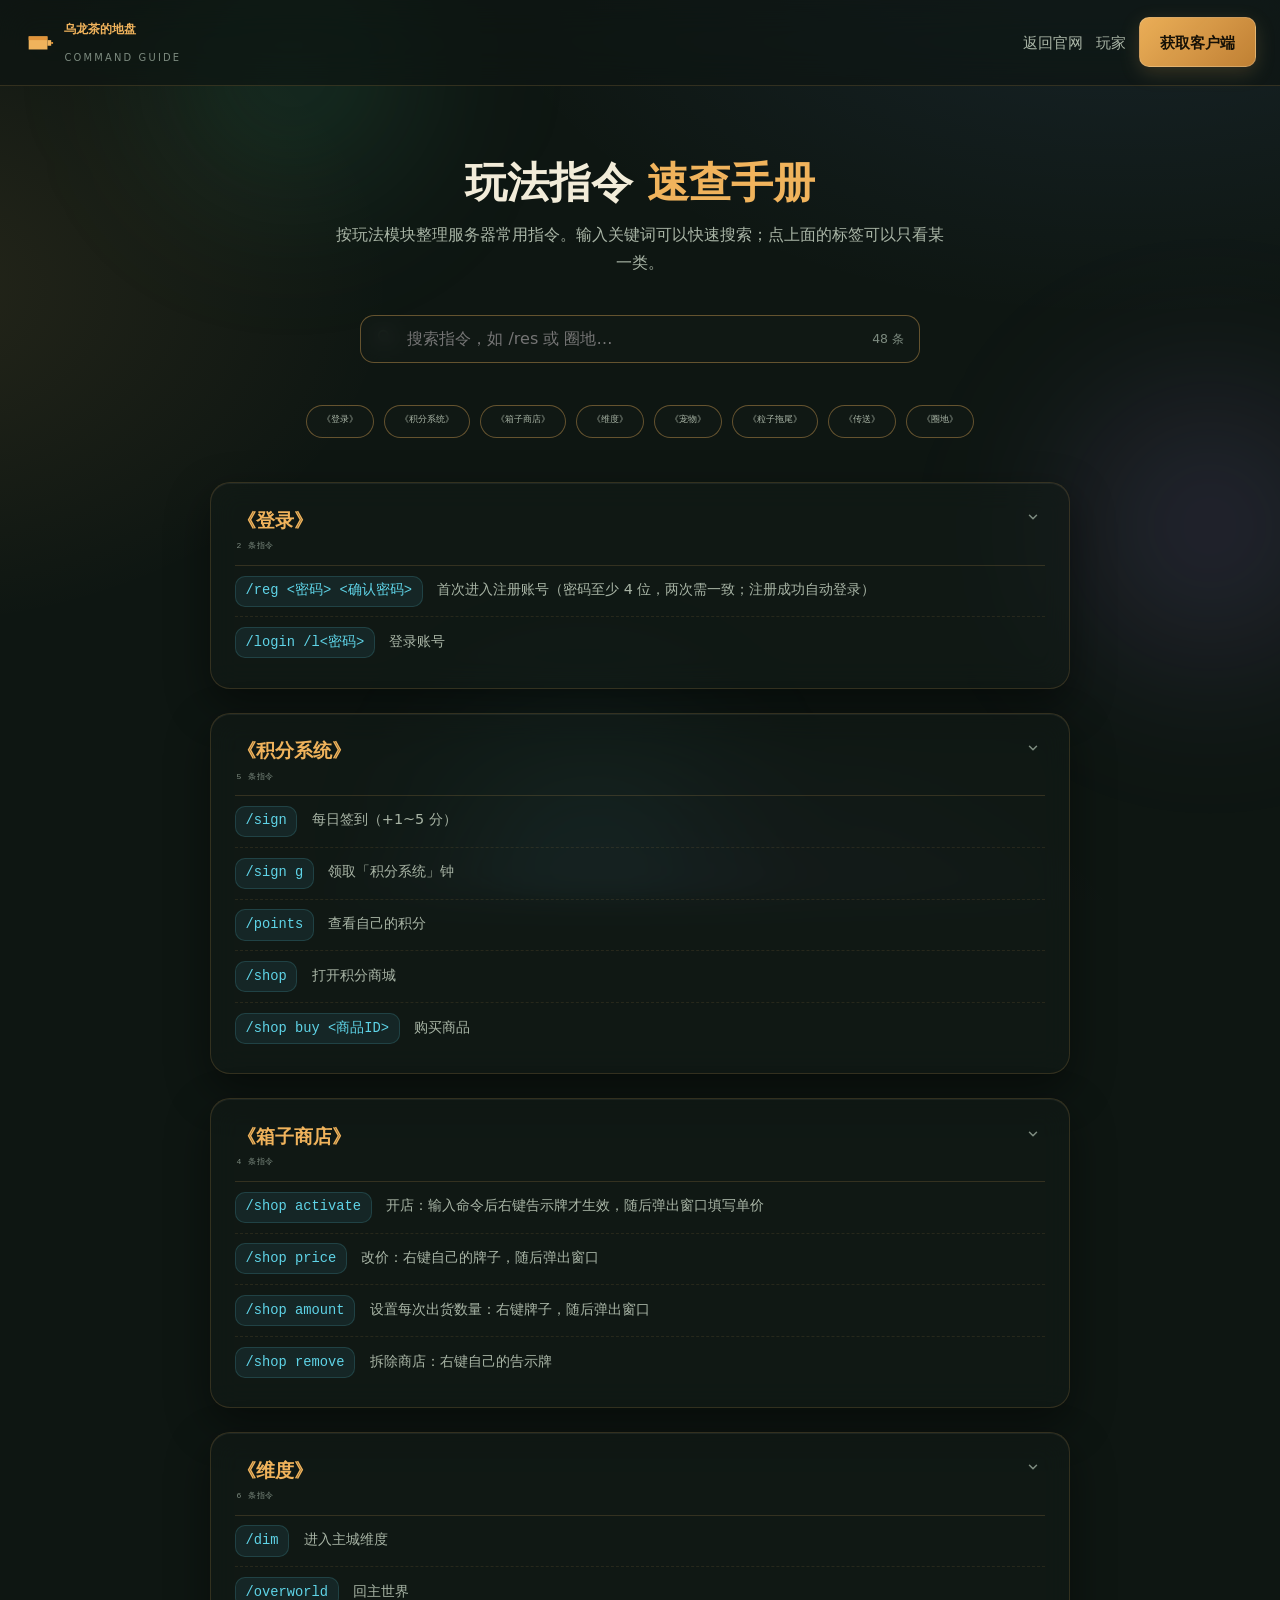
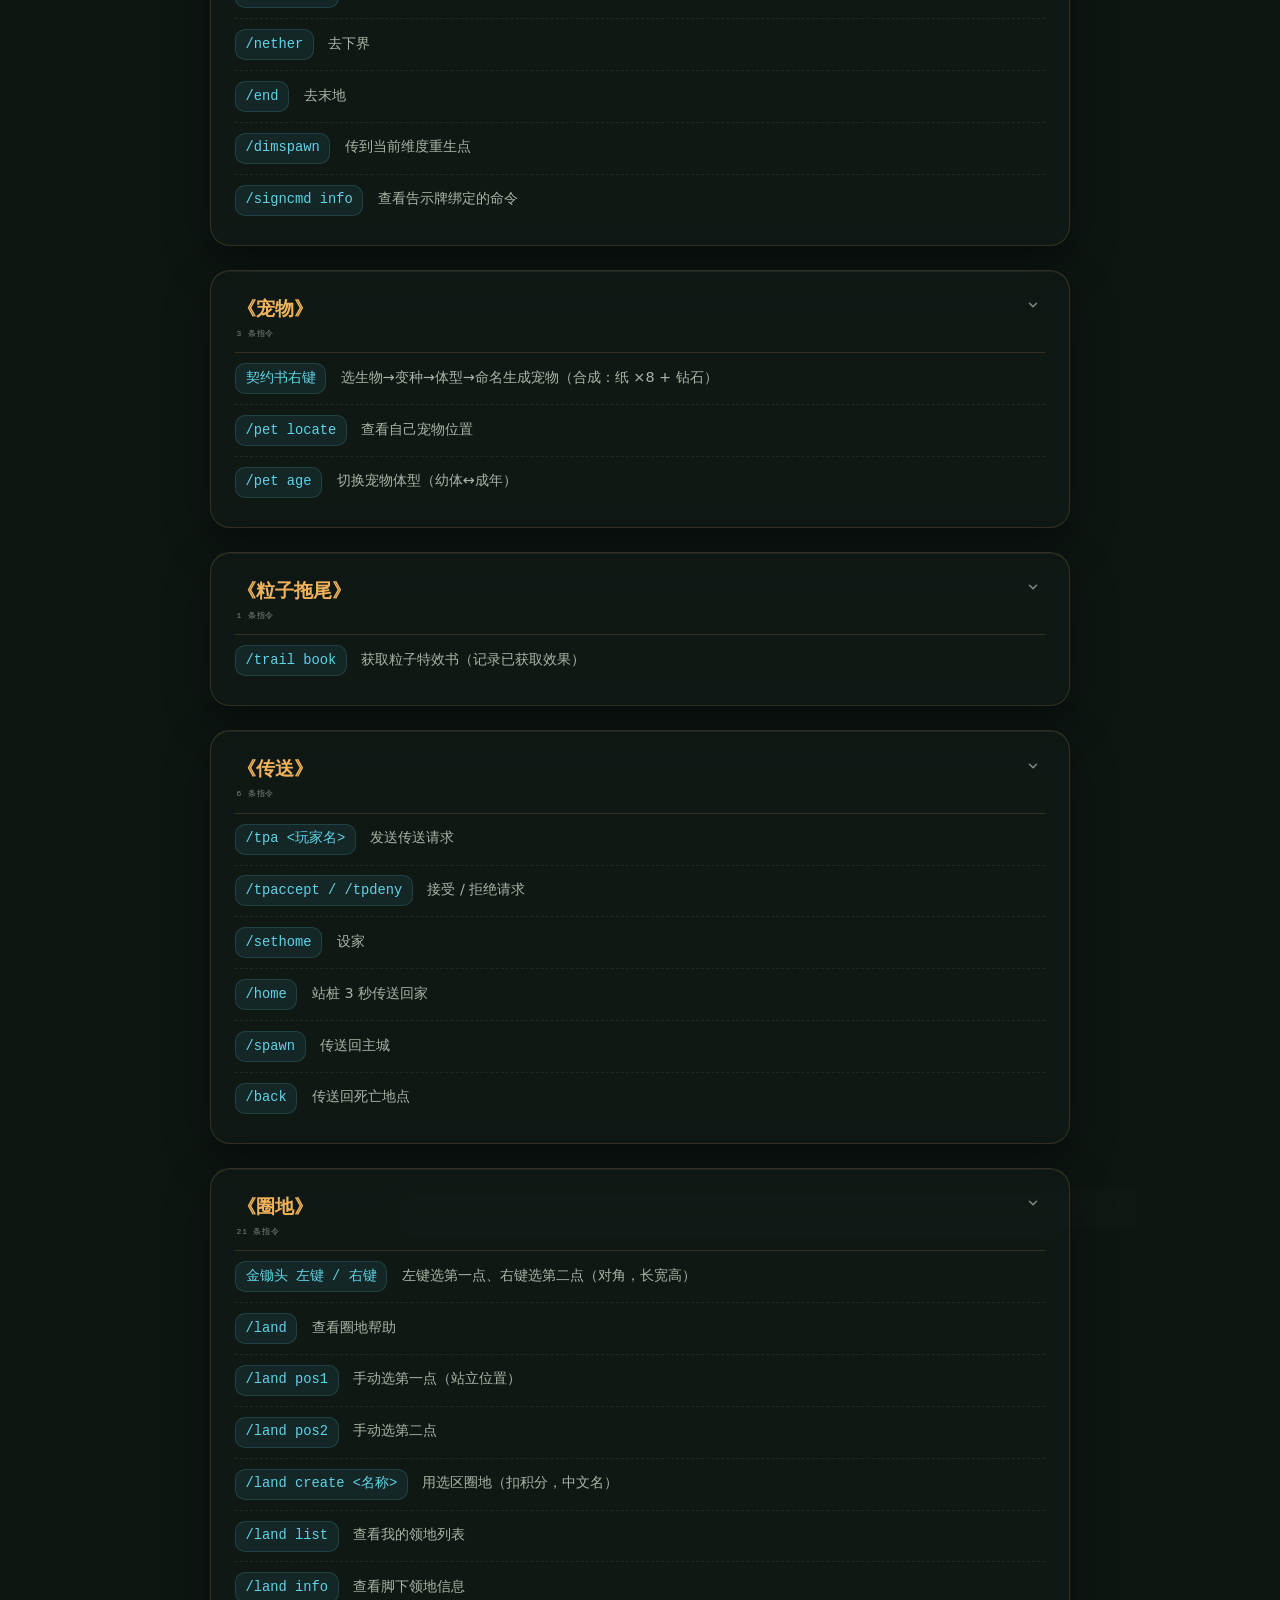
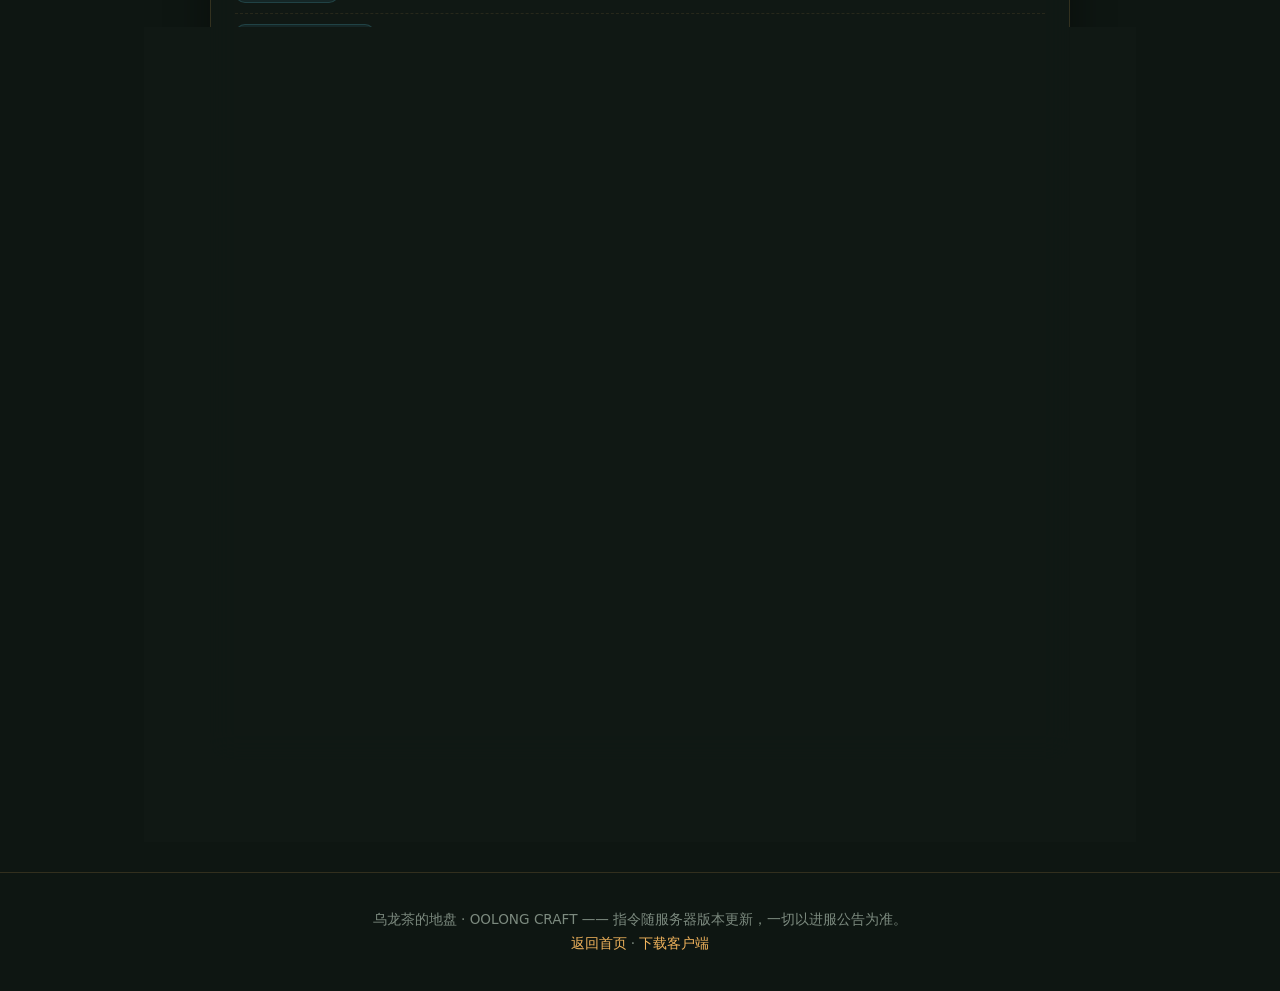
<file: commands.html>
<!DOCTYPE html>
<html lang="zh-CN">
<head>
<meta charset="UTF-8">
<meta http-equiv="Cache-Control" content="no-cache, no-store, must-revalidate">
<meta http-equiv="Pragma" content="no-cache">
<meta http-equiv="Expires" content="0">
  <meta name="viewport" content="width=device-width,initial-scale=1">
<title>指令大全 · 乌龙茶的地盘</title>
<meta name="description" content="乌龙茶的地盘服务器指令大全：圈地、宠物、传送、领地等玩法指令速查。">
<link rel="icon" href="data:image/svg+xml,%3Csvg xmlns='http://www.w3.org/2000/svg' viewBox='0 0 32 32'%3E%3Crect x='5' y='10' width='20' height='14' fill='%23F0B35C'/%3E%3Crect x='5' y='10' width='20' height='4' fill='%23E0933A'/%3E%3Crect x='25' y='14' width='4' height='6' fill='%23F0B35C'/%3E%3Crect x='29' y='16' width='2' height='2' fill='%23E0933A'/%3E%3C/svg%3E">
<link rel="stylesheet" href="https://miaoda.feishu.cn/fonts/css2?family=Press+Start+2P&family=Noto+Sans+SC:wght@400;500;700;900&display=swap">
<style>
:root{
  --bg:#0E1612;--tea:#F0B35C;--tea-deep:#E0933A;--jade:#4ECB8D;--ink:#F2ECD9;
  --muted:#A9B5A6;--dim:#7C8A7F;--violet:#B78BFF;--aqua:#5FD4E8;--rose:#F97CB8;--blue:#6FA8FF;
  --glass-bg:rgba(20,28,24,.52);--glass-line:rgba(240,179,92,.16);--glass-line-strong:rgba(240,179,92,.38);
  --glass-hl:inset 0 1px 0 rgba(255,255,255,.08);--pixel:"Press Start 2P",monospace;--sans:"Noto Sans SC",system-ui,sans-serif;
  --r-sm:10px;--r-md:14px;--r-lg:20px;
  --shadow-glass:0 16px 44px rgba(0,0,0,.42),inset 0 1px 0 rgba(255,255,255,.06);
}
*{margin:0;padding:0;box-sizing:border-box}
html{scroll-behavior:smooth}
body{
  font-family:var(--sans);color:var(--ink);line-height:1.75;min-height:100vh;
  background:
    radial-gradient(1100px 650px at 88% -8%,rgba(111,168,255,.10),transparent 60%),
    radial-gradient(900px 620px at -8% 32%,rgba(240,179,92,.10),transparent 55%),
    radial-gradient(760px 520px at 55% 115%,rgba(183,139,255,.09),transparent 60%),
    var(--bg);
  background-attachment:fixed;
}
a{color:var(--tea);text-decoration:none}
/* 氛围光斑 */
.ambient{position:fixed;inset:0;z-index:-1;overflow:hidden;pointer-events:none}
.ambient span{position:absolute;border-radius:50%;filter:blur(72px);animation:drift 22s ease-in-out infinite alternate}
.ambient span:nth-child(1){width:380px;height:380px;top:-120px;left:8%;background:radial-gradient(circle,rgba(78,203,141,.20),transparent 65%)}
.ambient span:nth-child(2){width:440px;height:440px;top:34%;right:-150px;background:radial-gradient(circle,rgba(183,139,255,.18),transparent 65%);animation-delay:-5s}
.ambient span:nth-child(3){width:400px;height:400px;bottom:-150px;left:30%;background:radial-gradient(circle,rgba(95,212,232,.15),transparent 65%);animation-delay:-10s}
@keyframes drift{to{transform:translateY(46px) scale(1.12)}}
/* 顶栏 */
header{position:sticky;top:0;z-index:50;background:rgba(14,22,18,.72);backdrop-filter:blur(18px) saturate(130%);-webkit-backdrop-filter:blur(18px) saturate(130%);border-bottom:1px solid var(--glass-line);transition:background .3s,box-shadow .3s}
header.scrolled{background:rgba(14,22,18,.92);box-shadow:0 10px 30px rgba(0,0,0,.35)}
.navbar{width:100%;max-width:none;padding:.9rem 24px;display:flex;align-items:center;justify-content:space-between;gap:1rem}  /* 导航真贴屏幕两边 */
.brand{display:flex;align-items:center;gap:.65rem;color:var(--ink)}
.brand b{font-family:var(--pixel);font-size:.78rem;color:var(--tea)}
.brand-en{font-size:.62rem;color:var(--dim);letter-spacing:.22em}
.nav-cta{display:flex;align-items:center;gap:.8rem}
.nav-cta a:not(.btn){font-size:.92rem;color:var(--muted);transition:color .2s}
.nav-cta a:not(.btn):hover{color:var(--tea)}
a.btn.btn-primary{color:#151006}   /* 保护按钮文字色，不被导航灰色规则覆盖 */
/* 按钮 */
.btn{display:inline-flex;align-items:center;gap:.5rem;padding:.7rem 1.25rem;border-radius:var(--r-sm);border:1px solid var(--glass-line-strong);font-size:.92rem;font-weight:600;cursor:pointer;transition:all .22s;position:relative;overflow:hidden;background:var(--glass-bg);color:var(--ink);font-family:var(--sans)}
.btn-primary{background:linear-gradient(135deg,rgba(247,183,92,.95),rgba(224,147,58,.85));color:#151006;border-color:rgba(232,226,212,.22);box-shadow:0 6px 20px rgba(240,179,92,.18)}
.btn-primary:hover{box-shadow:0 8px 26px rgba(240,179,92,.45);transform:translateY(-2px)}
.btn-ghost{background:var(--glass-bg);color:var(--ink);border-color:var(--glass-line-strong)}
.btn-ghost:hover{color:var(--tea);border-color:var(--tea);transform:translateY(-2px)}
.btn .ripple{position:absolute;border-radius:50%;background:rgba(255,255,255,.35);transform:scale(0);animation:rip .65s ease-out forwards;pointer-events:none}
@keyframes rip{to{transform:scale(2.4);opacity:0}}
/* 主区 */
main{max-width:1080px;margin:0 auto;padding:clamp(2.6rem,6vw,4.4rem) 1.4rem clamp(3rem,7vw,5rem)}
.hero-head{text-align:center;margin-bottom:2.4rem}
.kicker{font-family:var(--pixel);font-size:.62rem;color:var(--jade);letter-spacing:.18em;display:inline-block;margin-bottom:1rem}
h1{font-size:clamp(1.7rem,4.4vw,2.6rem);line-height:1.3;margin-bottom:.7rem}
h1 em{font-style:normal;color:var(--tea)}
.hero-sub{color:var(--muted);max-width:620px;margin:0 auto;font-size:.98rem}
/* 搜索 */
.search{max-width:560px;margin:0 auto 2.6rem;position:relative}
.search input{width:100%;padding:.85rem 1.1rem .85rem 2.9rem;border-radius:var(--r-md);border:1px solid var(--glass-line-strong);background:var(--glass-bg);color:var(--ink);font-size:1rem;font-family:var(--sans);outline:none;transition:border-color .2s,box-shadow .2s;backdrop-filter:blur(10px);-webkit-backdrop-filter:blur(10px)}
.search input:focus{border-color:var(--tea);box-shadow:0 0 0 3px rgba(240,179,92,.15)}
.search .mag{position:absolute;left:1rem;top:50%;transform:translateY(-50%);color:var(--dim);pointer-events:none}
.search .cnt{position:absolute;right:1rem;top:50%;transform:translateY(-50%);font-size:.78rem;color:var(--dim)}
/* 目录胶囊 */
.cats{display:flex;flex-wrap:wrap;gap:.6rem;justify-content:center;margin-bottom:2.8rem}
.cat-chip{font-family:var(--pixel);font-size:.56rem;padding:.55rem .95rem;border-radius:999px;border:1px solid var(--glass-line-strong);background:var(--glass-bg);color:var(--muted);cursor:pointer;transition:all .2s;line-height:1.5}
.cat-chip:hover{color:var(--tea);border-color:var(--tea)}
.cat-chip.on{background:linear-gradient(135deg,rgba(247,183,92,.9),rgba(224,147,58,.8));color:#151006;border-color:transparent}
/* 模块卡片 */
.mod-grid{display:grid;grid-template-columns:1fr;gap:1.5rem;align-items:start;max-width:860px;margin:0 auto}  /* 桌面单列：一行一个 mod，宽卡完整显示 */
.mod-card{height:100%;background:var(--glass-bg);border:1px solid var(--glass-line);border-radius:var(--r-lg);padding:1.4rem 1.5rem 1.2rem;backdrop-filter:blur(14px) saturate(120%);-webkit-backdrop-filter:blur(14px) saturate(120%);box-shadow:var(--shadow-glass);transition:transform .25s,box-shadow .25s;position:relative;overflow:hidden}
.mod-card::before{content:"";position:absolute;top:-46%;right:-30%;width:220px;height:220px;border-radius:50%;background:radial-gradient(circle,rgba(240,179,92,.12),transparent 65%);pointer-events:none}
.mod-card:hover{transform:translateY(-4px);box-shadow:0 22px 52px rgba(0,0,0,.5),inset 0 1px 0 rgba(255,255,255,.08)}
.mod-head{display:flex;flex-direction:column;align-items:flex-start;gap:.35rem;border-bottom:1px solid var(--glass-line);padding:.2rem .1rem .7rem;cursor:pointer;user-select:none;position:relative}
.mod-head h2{font-size:1.18rem;color:var(--tea);margin:0;line-height:1.3;white-space:nowrap;overflow:hidden;text-overflow:ellipsis;max-width:calc(100% - 1.6rem)}  /* 名字独占一行，不换行，超长省略 */
.mod-head .c{font-family:var(--pixel);font-size:.5rem;color:var(--dim);letter-spacing:.1em}
.mod-body{overflow:hidden;max-height:14000px;transition:max-height .4s ease}
.mod-card.collapsed .mod-body{max-height:0}
.tog{position:absolute;top:.1rem;right:.1rem;background:none;border:none;color:var(--dim);cursor:pointer;padding:.2rem;display:flex;transition:transform .35s ease}
.mod-card.collapsed .tog{transform:rotate(-90deg)}
.mod-card.collapsed .mod-head{border-bottom-color:transparent}
.mod-head .c{font-family:var(--pixel);font-size:.5rem;color:var(--dim);letter-spacing:.1em}
.cmd-row{padding:.62rem 0;border-bottom:1px dashed rgba(240,179,92,.1);display:grid;grid-template-columns:auto 1fr;gap:.9rem;align-items:baseline}
.cmd-row:last-child{border-bottom:none}
.cmd{font-family:ui-monospace,"SF Mono","Cascadia Mono",Consolas,monospace;font-size:.86rem;color:var(--aqua);background:rgba(95,212,232,.08);border:1px solid rgba(95,212,232,.16);border-radius:var(--r-sm);padding:.22rem .6rem;white-space:nowrap;line-height:1.6}
.mod-card h2{font-size:1.2rem}
.cmd-row{grid-template-columns:max-content 1fr}  /* 指令自适应宽，说明占满剩余 */
.cmd-desc{color:var(--muted);font-size:.9rem}
.empty{grid-column:1/-1;text-align:center;color:var(--dim);padding:3rem 0}
.empty b{color:var(--tea)}
footer{margin-top:2rem;padding:2.2rem 1.4rem;text-align:center;color:var(--dim);font-size:.85rem;border-top:1px solid var(--glass-line)}
footer a{color:var(--tea)}
@media(max-width:640px){
  .navbar{padding:.75rem 1rem}
  .brand b{font-size:.66rem}
  .brand-en{font-size:.5rem}
  .hero-sub{font-size:.9rem}
  /* 手机端双列紧凑卡：一屏可看到多个模组，避免一屏只显示一张大卡 */
  .mod-grid{grid-template-columns:repeat(2,minmax(0,1fr));gap:.7rem;align-items:stretch}  /* 双列等高：长短卡对齐更整齐 */
  .mod-grid.single{grid-template-columns:1fr;max-width:none}  /* 选中单个分类：单列占满居中 */
  .mod-card{padding:.95rem .8rem .8rem}
  .mod-head h2{font-size:1rem}
  .mod-head .c{font-size:.45rem}
  .mod-head{padding:.15rem .1rem .55rem;gap:.3rem}
  .cmd-row{grid-template-columns:1fr;gap:.25rem;padding:.5rem 0}
  .cmd{font-size:.72rem;white-space:normal;word-break:break-all;padding:.15rem .45rem;line-height:1.55}
  .mod-grid{max-width:none}
  .cmd-desc{font-size:.76rem;line-height:1.6}
  .cats{gap:.45rem;margin-bottom:2rem}
  .cat-chip{font-size:.48rem;padding:.45rem .7rem}
  .search{margin-bottom:2rem}
}
</style>
<style id="skin-star-cat">
/* ============ 皮肤：星轨滚动条 · 小黑猫光标 · 进入黑猫 ============ */
/* 原生滚动条：把默认白条换成一条垂下来的星轨 */
@supports not (selector(::-webkit-scrollbar)){
  html{scrollbar-width:thin;scrollbar-color:#E4AA5C rgba(8,12,10,.92)}
}
::-webkit-scrollbar{width:11px;height:11px}
::-webkit-scrollbar-track{
  background:linear-gradient(90deg,#050907,#0C1210 42%,#070C0A);
  box-shadow:inset 1px 0 0 rgba(240,179,92,.14),inset 0 0 20px rgba(0,0,0,.92);
}
::-webkit-scrollbar-thumb{
  border:2px solid transparent;border-radius:99px;background-clip:padding-box;
  background-image:linear-gradient(180deg,#FFDCAC 0%,#F0B35C 32%,#4ECB8D 74%,#63D8E8 100%);
  box-shadow:inset 0 0 0 1px rgba(255,255,255,.16),0 0 10px rgba(240,179,92,.28);
}
::-webkit-scrollbar-thumb:hover{background-image:linear-gradient(180deg,#FFF3D6 0%,#FFC773 30%,#5BDD9C 72%,#8DEAF7 100%)}
::-webkit-scrollbar-thumb:active{background-image:linear-gradient(180deg,#FFE6BC 0%,#F0A64A 40%,#37B37A 100%)}
::-webkit-scrollbar-corner{background:#050907}

/* 鼠标：一只小黑猫（热点在左上爪尖） */
html,body,body *{cursor:url("assets/cat-cursor.png") 4 4,auto!important}
input,textarea,select{cursor:text!important}
</style>
<style id="skin-tap">
/* 禁止拖选 / 拖拽复制：整页文字不可被选中 */
html,body,body *{-webkit-user-select:none;-moz-user-select:none;-ms-user-select:none;user-select:none;-webkit-touch-callout:none}
input,textarea,select,[contenteditable="true"]{-webkit-user-select:text;-moz-user-select:text;user-select:text}
img,a{-webkit-user-drag:none}

/* 进入站点后，任何一次点击都有光效 */
.tap-any{position:fixed;inset:0;z-index:240;pointer-events:none;overflow:hidden}
.tap-any .ta-grp{position:absolute;left:0;top:0;width:0;height:0}
.tap-any .ta-grp i{position:absolute;display:block;left:0;top:0}
.tap-any .ta-ring{width:22px;height:22px;margin:-11px 0 0 -11px;border-radius:50%;
  border:1.5px solid rgba(255,232,196,.85);
  box-shadow:0 0 16px rgba(240,179,92,.6),inset 0 0 12px rgba(240,179,92,.35);
  animation:taRing .58s cubic-bezier(.16,.9,.3,1) forwards}
@keyframes taRing{0%{opacity:0;transform:scale(.35)}22%{opacity:1}100%{opacity:0;transform:scale(2.9)}}
.tap-any .ta-ring.s{width:11px;height:11px;margin:-5.5px 0 0 -5.5px;border-color:rgba(78,203,141,.85);
  box-shadow:0 0 14px rgba(78,203,141,.6);animation:taRingS .5s cubic-bezier(.16,.9,.3,1) .06s forwards}
@keyframes taRingS{0%{opacity:0;transform:scale(.3)}24%{opacity:1}100%{opacity:0;transform:scale(2.2)}}
.tap-any .ta-core{width:7px;height:7px;margin:-3.5px 0 0 -3.5px;border-radius:50%;
  background:radial-gradient(circle,#FFF8E8,#F0B35C 60%,rgba(240,179,92,0));
  box-shadow:0 0 18px 5px rgba(240,179,92,.42);animation:taCore .34s ease-out forwards}
@keyframes taCore{0%{opacity:0;transform:scale(.4)}30%{opacity:1;transform:scale(1.4)}100%{opacity:0;transform:scale(2.1)}}
.tap-any .ta-ray{width:1.5px;height:15px;margin:-15px 0 0 -.75px;border-radius:2px;
  background:linear-gradient(180deg,rgba(255,240,214,0),rgba(255,238,205,.9));
  transform-origin:50% 100%;animation:taRay .6s cubic-bezier(.16,.8,.3,1) forwards}
@keyframes taRay{0%{opacity:0;transform:rotate(var(--a)) translateY(-2px) scaleY(.25)}
  25%{opacity:.9}100%{opacity:0;transform:rotate(var(--a)) translateY(-92px) scaleY(1.1)}}
</style>
<link rel="stylesheet" href="assets/site-theme.css">
</head>
<body>
<script src="assets/site-theme.js"></script>
<div class="ambient"><span></span><span></span><span></span></div>

<header>
  <div class="navbar">
    <a class="brand" href="index.html">
      <svg width="30" height="30" viewBox="0 0 32 32" aria-hidden="true"><rect x="5" y="10" width="20" height="14" fill="#F0B35C"/><rect x="5" y="10" width="20" height="4" fill="#E0933A"/><rect x="25" y="14" width="4" height="6" fill="#F0B35C"/><rect x="29" y="16" width="2" height="2" fill="#E0933A"/></svg>
      <span><b>乌龙茶的地盘</b><br><span class="brand-en">COMMAND GUIDE</span></span>
    </a>
    <div class="nav-cta">
      <a href="index.html">返回官网</a>
      <a href="players.html">玩家</a>
      <a class="btn btn-primary" href="download.html">获取客户端</a>
    </div>
  </div>
</header>

<main>
  <div class="hero-head">
    <h1>玩法指令 <em>速查手册</em></h1>
    <p class="hero-sub">按玩法模块整理服务器常用指令。输入关键词可以快速搜索；点上面的标签可以只看某一类。</p>
  </div>

  <div class="search">
    <span class="mag" aria-hidden="true">
      <svg width="16" height="16" viewBox="0 0 24 24" fill="none" stroke="currentColor" stroke-width="2.4" stroke-linecap="round"><circle cx="11" cy="11" r="7"/><path d="M21 21l-4.35-4.35"/></svg>
    </span>
    <input id="q" type="search" placeholder="搜索指令，如 /res 或 圈地…" autocomplete="off">
    <span class="cnt" id="cnt"></span>
  </div>

  <div class="cats" id="cats"></div>

  <div class="mod-grid" id="grid"></div>
</main>

<footer>
  乌龙茶的地盘 · OOLONG CRAFT —— 指令随服务器版本更新，一切以进服公告为准。<br>
  <a href="index.html">返回首页</a> · <a href="download.html">下载客户端</a>
</footer>

<script>
var DATA=[
  {"cat":"圈地","items":[
    {"cmd":"/res create 名字","desc":"把选中的区域圈成你的领地"},
    {"cmd":"/res select x1 z1 x2 z2","desc":"用坐标框选一块区域"},
    {"cmd":"/res remove 名字","desc":"删除自己的领地"},
    {"cmd":"/res ps 名字 玩家名","desc":"把某个玩家添加为领地成员"}
  ]},
  {"cat":"宠物","items":[
    {"cmd":"/pet spawn","desc":"召唤你的宠物（示例，待补充）"},
    {"cmd":"/pet info","desc":"查看宠物信息（示例，待补充）"},
    {"cmd":"/pet release","desc":"放生宠物（示例，待补充）"}
  ]},
  {"cat":"传送","items":[
    {"cmd":"/home","desc":"回到自己设置的出生点（示例，待补充）"},
    {"cmd":"/sethome","desc":"设置个人出生点（示例，待补充）"},
    {"cmd":"/tpa 玩家名","desc":"请求传送到某玩家身边（示例，待补充）"}
  ]}
];
var ALL=[].concat(DATA), CAT="", qEl=document.getElementById("q"), grid=document.getElementById("grid"), catsEl=document.getElementById("cats"), cntEl=document.getElementById("cnt");

function esc(s){ var d=document.createElement("div"); d.textContent=s; return d.innerHTML; }
function render(){
  var kw=qEl.value.trim().toLowerCase();
  /* 搜索精确到单条命令：分类名命中→整类；命令/说明命中→只显示命中的那几条 */
  var list=[];
  ALL.forEach(function(m){
    if(CAT && m.cat!==CAT) return;
    if(!kw){ list.push(m); return; }
    if(m.cat.toLowerCase().indexOf(kw)>=0){ list.push(m); return; }
    var hit=m.items.filter(function(it){
      return it.cmd.toLowerCase().indexOf(kw)>=0 || it.desc.toLowerCase().indexOf(kw)>=0;
    });
    if(hit.length) list.push({cat:m.cat, items:hit});
  });
  var cats=[];
  ALL.forEach(function(m){ if(cats.indexOf(m.cat)<0) cats.push(m.cat); });
  catsEl.innerHTML=cats.map(function(c){
    return '<button class="cat-chip'+(CAT===c?" on":"")+'" data-c="'+esc(c)+'">《'+esc(c)+'》</button>';
  }).join("");
  catsEl.querySelectorAll("[data-c]").forEach(function(b){
    b.addEventListener("click",function(){
      CAT=(CAT===b.getAttribute("data-c")?"":b.getAttribute("data-c"));
      render();
    });
  });
  var n=0;
  var arrow='<svg width="14" height="14" viewBox="0 0 24 24" fill="none" stroke="currentColor" stroke-width="2.6" stroke-linecap="round" stroke-linejoin="round"><path d="M6 9l6 6 6-6"/></svg>';
  grid.innerHTML=list.map(function(m){
    n+=m.items.length;
    return '<div class="mod-card collapsed"><div class="mod-head"><h2>《'+esc(m.cat)+'》</h2><span class="c">'+m.items.length+' 条指令</span><button class="tog" aria-label="展开收起">'+arrow+'</button></div><div class="mod-body">'+
      m.items.map(function(it){
        return '<div class="cmd-row"><code class="cmd">'+esc(it.cmd)+'</code><span class="cmd-desc">'+esc(it.desc)+'</span></div>';
      }).join('')+'</div></div>';
  }).join("") || '<div class="empty">没有找到匹配的指令。<br><br><b>换个关键词试试？</b></div>';
  grid.querySelectorAll(".mod-head").forEach(function(h){
    h.addEventListener("click",function(){ h.parentElement.classList.toggle("collapsed"); });
  });
  if(q||CAT){   /* 搜索或筛选时自动展开，避免内容被折叠挡住 */
    grid.querySelectorAll(".mod-card.collapsed").forEach(function(c){ c.classList.remove("collapsed"); });
  }
  grid.classList.toggle("single", list.length===1 && !!CAT);  /* 手机端单分类占满整行 */
  cntEl.textContent=(list.length? n+" 条":"");
}
qEl.addEventListener("input",render);
render();

/* 数据优先从 Gitee 权威仓库实时读取（写入立即生效），失败回退本站镜像；仍失败使用内置示例 */
  /* 数据实时读取：优先 GitHub raw（推送后即时生效），失败回退本站镜像 */
  function rtJson(path){
    /* 本站（Pages 构建产物）优先，失败再走 raw 镜像 */
    return fetch(path+"?t="+Date.now(),{cache:"no-store"})
      .then(function(r){ if(!r.ok) throw new Error(String(r.status)); return r.json(); })
      .catch(function(){
        return fetch("https://raw.githubusercontent.com/JUDIAO417/oolong-craft-site/main/"+path+"?ts="+Date.now(),{cache:"no-store"})
          .then(function(r){ if(!r.ok) throw new Error(String(r.status)); return r.json(); });
      });
  }
rtJson("commands.json")
  .then(function(d){
    if(d && d.length){ ALL=d; render(); }
  })
  .catch(function(){});
</script>
<div class="tap-any" id="tapAny" aria-hidden="true"></div>
<script>
(function(){
  /* 禁止拖拽图片 / 拖选产生的 ghost */
  document.addEventListener("dragstart", function(e){ e.preventDefault(); }, true);

  /* 进入站点后，任意点击都撒一圈光环 + 星针 */
  var wrap = document.getElementById("tapAny");
  if(!wrap) return;
  var boot = document.getElementById("boot");

  function fire(x, y){
    var g = document.createElement("div");
    g.className = "ta-grp";
    g.style.left = x + "px";
    g.style.top  = y + "px";
    var r1 = document.createElement("i"); r1.className = "ta-ring";
    var r2 = document.createElement("i"); r2.className = "ta-ring s";
    var co = document.createElement("i"); co.className = "ta-core";
    g.appendChild(r1); g.appendChild(r2); g.appendChild(co);
    for(var i = 0; i < 6; i++){
      var ry = document.createElement("i"); ry.className = "ta-ray";
      ry.style.setProperty("--a", (i * 60 + (Math.random() * 24 - 12)).toFixed(1) + "deg");
      ry.style.animationDelay = (Math.random() * 0.05).toFixed(3) + "s";
      g.appendChild(ry);
    }
    wrap.appendChild(g);
    setTimeout(function(){ if(g.parentNode) g.parentNode.removeChild(g); }, 780);
  }

  var last = 0;
  document.addEventListener("click", function(ev){
    if(boot && getComputedStyle(boot).display !== "none") return;  /* 开屏有自己的撕裂特效 */
    var now = Date.now();
    if(now - last < 80) return;
    last = now;
    fire(ev.clientX, ev.clientY);
  }, true);
})();
</script>
</body>
</html>
</file>
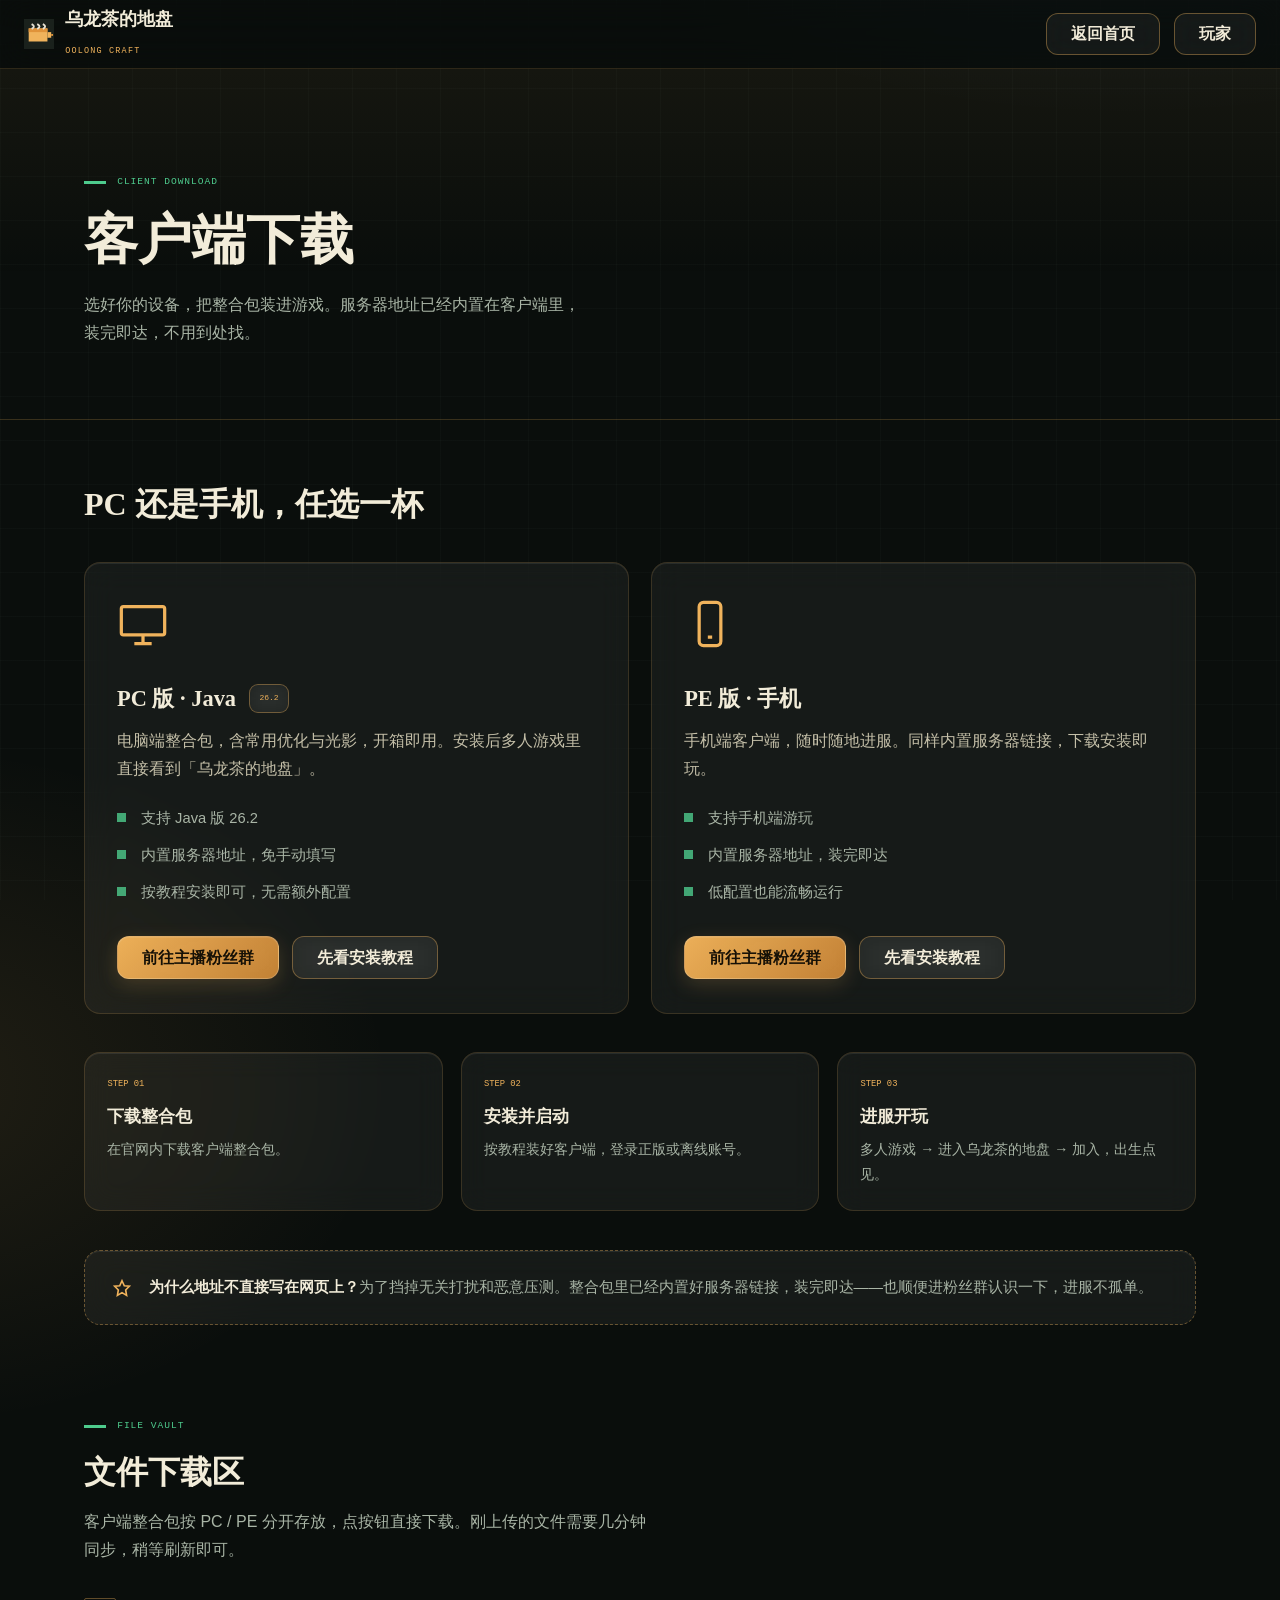
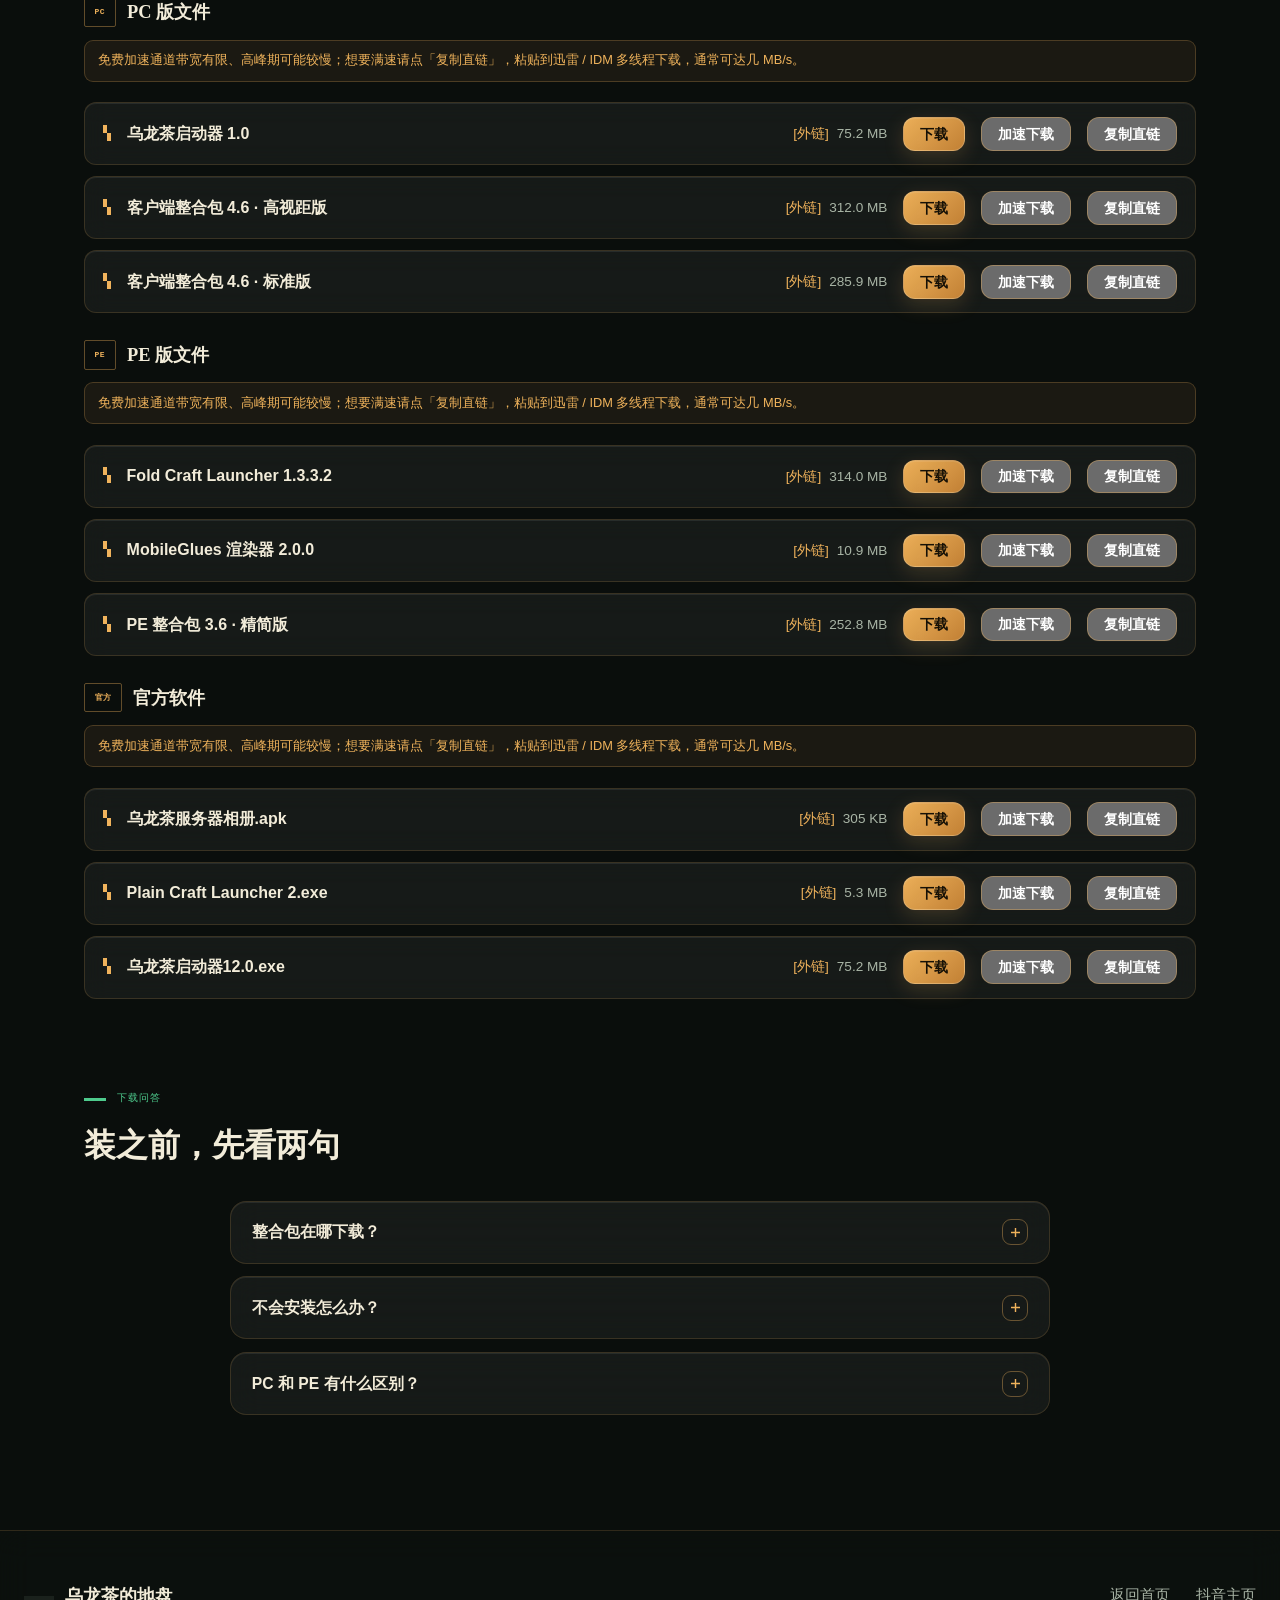
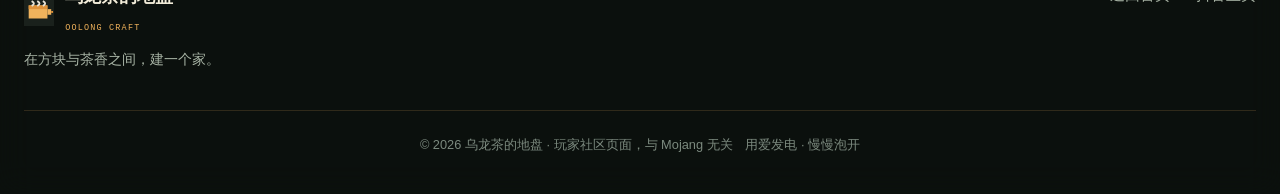
<file: download.html>
<!DOCTYPE html>
<html lang="zh-CN">
<head>
<meta charset="UTF-8">
<meta http-equiv="Cache-Control" content="no-cache, no-store, must-revalidate">
<meta http-equiv="Pragma" content="no-cache">
<meta http-equiv="Expires" content="0">
  <meta name="viewport" content="width=device-width, initial-scale=1.0">
<title>客户端下载 · 乌龙茶的地盘 —— PC 版 / PE 版</title>
<meta name="description" content="乌龙茶的地盘客户端下载：PC 版（Java 26.2）与 PE 版（手机）整合包。安装后多人游戏内置服务器地址，装完即达。">
<link rel="icon" href="data:image/svg+xml,%3Csvg%20xmlns='http://www.w3.org/2000/svg'%20viewBox='0%200%2032%2032'%3E%3Crect%20width='32'%20height='32'%20fill='%230A110D'/%3E%3Crect%20x='5'%20y='10'%20width='20'%20height='14'%20fill='%23F0B35C'/%3E%3Crect%20x='5'%20y='10'%20width='20'%20height='4'%20fill='%23E0933A'/%3E%3Crect%20x='25'%20y='14'%20width='4'%20height='6'%20fill='%23F0B35C'/%3E%3Crect%20x='29'%20y='16'%20width='2'%20height='2'%20fill='%23E0933A'/%3E%3Cpath%20d='M9%206c2%201%202%203%200%204M15%206c2%201%202%203%200%204M21%206c2%201%202%203%200%204'%20stroke='%23EDE4CF'%20stroke-width='2'%20fill='none'%20stroke-linecap='square'/%3E%3C/svg%3E">
<link rel="preconnect" href="https://miaoda.feishu.cn">
<link rel="stylesheet" href="https://miaoda.feishu.cn/fonts/css2?family=Noto+Serif+SC:wght@600;700;900&family=Noto+Sans+SC:wght@400;500;700&family=Press+Start+2P&display=swap">
<style>
:root{
  --bg:#0A0E0C;--bg-soft:#0D1310;
  --glass-bg:rgba(255,255,255,.05);--glass-bg-2:rgba(255,255,255,.085);
  --glass-line:rgba(240,179,92,.16);--glass-line-strong:rgba(240,179,92,.38);
  --glass-hl:inset 0 1px 0 rgba(255,255,255,.08);
  --tea:#F0B35C;--tea-deep:#E0933A;--jade:#4ECB8D;--ink:#F2ECD9;--muted:#A9B5A6;--dim:#7C8A7F;
  --serif:"Noto Serif SC",serif;--sans:"Noto Sans SC","PingFang SC","Microsoft YaHei",sans-serif;
  --pixel:"Press Start 2P",monospace;--wrap:1160px;
  --violet:#B78BFF;--aqua:#5FD4E8;--rose:#F97CB8;--blue:#6FA8FF;
  --r-lg:16px;--r-md:12px;--r-sm:9px;
  --shadow-glass:0 14px 44px rgba(0,0,0,.30);
}
*{margin:0;padding:0;box-sizing:border-box}
html{scroll-behavior:smooth;color-scheme:dark}
body{background:radial-gradient(1100px 650px at 88% -8%,rgba(111,168,255,.10),transparent 60%),radial-gradient(900px 620px at -8% 32%,rgba(240,179,92,.10),transparent 55%),radial-gradient(760px 520px at 55% 115%,rgba(183,139,255,.09),transparent 60%),var(--bg);color:var(--ink);font-family:var(--sans);font-size:1rem;line-height:1.75;-webkit-font-smoothing:antialiased;overflow-x:hidden;opacity:0;transition:opacity .6s ease}
body.loaded{opacity:1}
body::before{content:"";position:fixed;inset:0;z-index:0;pointer-events:none;background-image:linear-gradient(rgba(140,160,148,.035) 1px,transparent 1px),linear-gradient(90deg,rgba(140,160,148,.035) 1px,transparent 1px);background-size:44px 44px}
.ambient{position:fixed;inset:0;z-index:0;pointer-events:none;overflow:hidden}
.ambient span{position:absolute;border-radius:50%;filter:blur(70px);opacity:0;animation:amb 16s ease-in-out infinite}
.ambient span:nth-child(1){width:380px;height:380px;top:-120px;left:8%;background:radial-gradient(circle,rgba(78,203,141,.20),transparent 65%)}
.ambient span:nth-child(2){width:440px;height:440px;top:34%;right:-150px;background:radial-gradient(circle,rgba(183,139,255,.18),transparent 65%);animation-delay:-5s}
.ambient span:nth-child(3){width:400px;height:400px;bottom:-150px;left:30%;background:radial-gradient(circle,rgba(95,212,232,.15),transparent 65%);animation-delay:-10s}
@keyframes amb{0%,100%{opacity:0;transform:translateY(30px) scale(.95)}50%{opacity:1;transform:translateY(-24px) scale(1.05)}}
@media (prefers-reduced-motion:reduce){.ambient{display:none}}
.wrap{position:relative;z-index:1;max-width:var(--wrap);margin:0 auto;padding:0 24px}
a{color:inherit;text-decoration:none}
.pixel{font-family:var(--pixel);letter-spacing:.06em}
.btn{display:inline-flex;align-items:center;gap:.55rem;font-family:var(--sans);font-weight:700;font-size:.98rem;padding:.78rem 1.5rem;border:1px solid var(--glass-line-strong);cursor:pointer;transition:background .25s,color .25s,box-shadow .25s,transform .18s,border-color .25s;border-radius:var(--r-md);line-height:1;position:relative;overflow:hidden;-webkit-backdrop-filter:blur(12px);backdrop-filter:blur(12px)}
.btn:active{transform:scale(.97)}
.btn-primary{background:linear-gradient(135deg,rgba(247,183,92,.95),rgba(224,147,58,.85));color:#151006;box-shadow:0 6px 20px rgba(240,179,92,.18),var(--glass-hl);border-color:rgba(232,226,212,.22)}
.btn-primary:hover{box-shadow:0 8px 26px rgba(240,179,92,.32),var(--glass-hl);transform:translateY(-2px)}
.btn-ghost{background:var(--glass-bg);color:var(--ink);border-color:var(--glass-line-strong)}
.btn-ghost:hover{border-color:var(--tea);color:var(--tea);background:var(--glass-bg-2);transform:translateY(-2px)}
.btn svg{width:15px;height:15px;flex:none}
.ripple{position:absolute;border-radius:50%;background:rgba(232,226,212,.25);transform:scale(0);animation:rip .6s ease-out forwards;pointer-events:none}
@keyframes rip{to{transform:scale(3.4);opacity:0}}
@media (prefers-reduced-motion:reduce){.ripple{display:none}}

header{position:sticky;top:0;z-index:50;background:rgba(10,14,12,.55);-webkit-backdrop-filter:blur(18px) saturate(120%);backdrop-filter:blur(18px) saturate(120%);border-bottom:1px solid var(--glass-line);transition:background .3s,box-shadow .3s}
header.scrolled{background:rgba(10,14,12,.78);box-shadow:0 8px 30px rgba(0,0,0,.28)}
.nav{display:flex;align-items:center;justify-content:space-between;height:68px;width:100%;max-width:none;padding:0 24px}  /* 导航真贴屏幕两边 */
.brand{display:flex;align-items:center;gap:.7rem}
.brand svg{width:30px;height:30px}
.brand-name{font-family:var(--serif);font-weight:900;font-size:1.12rem;line-height:1.1}
.brand-en{font-family:var(--pixel);font-size:.53rem;color:var(--tea);margin-top:.3rem;letter-spacing:.14em;white-space:nowrap}
.nav-cta{display:flex;align-items:center;gap:.9rem}

.hero{position:relative;padding:clamp(4rem,8vw,6rem) 0 clamp(3rem,6vw,4.5rem);border-bottom:1px solid var(--glass-line);background:linear-gradient(180deg,rgba(240,179,92,.05),transparent 60%)}
.hero>*{opacity:0;transform:translateY(22px);animation:heroIn .8s cubic-bezier(.2,.7,.3,1) forwards}
.hero>*:nth-child(1){animation-delay:.1s}.hero>*:nth-child(2){animation-delay:.25s}.hero>*:nth-child(3){animation-delay:.4s}
@keyframes heroIn{to{opacity:1;transform:none}}
@media (prefers-reduced-motion:reduce){.hero>*{opacity:1;transform:none;animation:none}}
.kicker{font-family:var(--pixel);font-size:.6rem;color:var(--jade);display:inline-flex;align-items:center;gap:.7rem;margin-bottom:1.1rem;letter-spacing:.1em}
.kicker::before{content:"";width:22px;height:3px;background:var(--jade)}
.hero h1{font-family:var(--serif);font-weight:900;font-size:clamp(2.2rem,5vw,3.4rem);line-height:1.2;margin-bottom:1rem}
.hero p{color:var(--muted);max-width:56ch;font-size:1.02rem}

.sec{padding:clamp(3.2rem,7vw,5.2rem) 0}
.sec-title{font-family:var(--serif);font-weight:900;font-size:clamp(1.5rem,3vw,2rem);line-height:1.25;margin-bottom:1rem}

.dl-grid{display:grid;grid-template-columns:repeat(2,1fr);gap:1.4rem;margin-top:2.4rem}
.dl-card{background:var(--glass-bg);border:1px solid var(--glass-line);border-radius:var(--r-lg);padding:2.2rem 2rem 2.1rem;position:relative;transition:border-color .3s,transform .3s,box-shadow .3s;-webkit-backdrop-filter:blur(16px) saturate(115%);backdrop-filter:blur(16px) saturate(115%);box-shadow:var(--glass-hl);overflow:hidden}
.dl-card:hover{border-color:var(--glass-line-strong);transform:translateY(-6px);box-shadow:var(--shadow-glass),var(--glass-hl)}
.dl-card .icon{width:52px;height:52px;stroke:var(--tea);fill:none;stroke-width:1.5;margin-bottom:1.2rem}
.dl-card h3{font-family:var(--serif);font-weight:900;font-size:1.4rem;margin-bottom:.3rem;display:flex;align-items:center;gap:.8rem}
.dl-card h3 .chip{font-family:var(--pixel);font-size:.5rem;color:var(--tea);border:1px solid var(--glass-line-strong);padding:.42rem .6rem;border-radius:var(--r-sm);font-weight:400;background:rgba(255,255,255,.04);-webkit-backdrop-filter:blur(8px);backdrop-filter:blur(8px)}
.dl-card .desc{color:#C4BFA8;margin:.6rem 0 1.1rem}
.dl-list{list-style:none;margin-bottom:1.6rem}
.dl-list li{color:var(--muted);font-size:.92rem;padding:.34rem 0 .34rem 1.5rem;position:relative}
.dl-list li::before{content:"";position:absolute;left:0;top:.78rem;width:9px;height:9px;background:var(--jade);opacity:.8}
.dl-actions{display:flex;flex-wrap:wrap;gap:.8rem;align-items:center}

.steps-strip{display:grid;grid-template-columns:repeat(3,1fr);gap:1.1rem;margin-top:2.4rem}
.step-card{background:var(--glass-bg);border:1px solid var(--glass-line);border-radius:var(--r-lg);padding:1.5rem 1.4rem;-webkit-backdrop-filter:blur(14px) saturate(115%);backdrop-filter:blur(14px) saturate(115%);box-shadow:var(--glass-hl);transition:transform .3s,border-color .3s,box-shadow .3s}
.step-card:hover{transform:translateY(-4px);border-color:var(--glass-line-strong);box-shadow:var(--shadow-glass),var(--glass-hl)}
.step-card .no{font-family:var(--pixel);font-size:.55rem;color:var(--tea);margin-bottom:.6rem}
.step-card h4{font-family:var(--serif);font-weight:700;font-size:1.05rem;margin-bottom:.35rem}
.step-card p{color:var(--muted);font-size:.88rem}

.note{background:var(--glass-bg);border:1px dashed var(--glass-line-strong);border-radius:var(--r-lg);padding:1.5rem 1.6rem;margin-top:2.4rem;display:flex;gap:1rem;align-items:flex-start;-webkit-backdrop-filter:blur(14px) saturate(115%);backdrop-filter:blur(14px) saturate(115%);box-shadow:var(--glass-hl)}
.note svg{width:22px;height:22px;stroke:var(--tea);fill:none;stroke-width:1.8;flex:none;margin-top:.2rem}
.note b{color:var(--ink)}
.note p{color:var(--muted);font-size:.92rem}

.faq{max-width:820px;margin:2.2rem auto 0;display:flex;flex-direction:column;gap:.8rem}
.faq details{background:var(--glass-bg);border:1px solid var(--glass-line);border-radius:var(--r-lg);transition:border-color .25s,box-shadow .25s;-webkit-backdrop-filter:blur(16px) saturate(115%);backdrop-filter:blur(16px) saturate(115%);box-shadow:var(--glass-hl)}
.faq details[open]{border-color:var(--glass-line-strong);box-shadow:var(--shadow-glass),var(--glass-hl)}
.faq summary{list-style:none;cursor:pointer;display:flex;justify-content:space-between;align-items:center;gap:1rem;padding:1.05rem 1.3rem;font-weight:700;font-size:.98rem}
.faq summary::-webkit-details-marker{display:none}
.faq summary .pm{flex:none;width:26px;height:26px;border:1px solid var(--glass-line-strong);color:var(--tea);display:grid;place-items:center;line-height:1;transition:transform .3s,background .25s;border-radius:var(--r-sm)}
.faq summary .pm svg{display:block}
.faq details[open] summary .pm{transform:rotate(45deg);background:rgba(240,179,92,.1)}
.faq .ans{padding:0 1.3rem 1.2rem;color:var(--muted);font-size:.93rem}

.file-lead{color:var(--muted);max-width:64ch;margin-top:.4rem}
.file-groups{display:flex;flex-direction:column;gap:1.6rem;margin-top:2rem}
.fg-title{display:flex;align-items:center;gap:.7rem;font-family:var(--serif);font-weight:700;font-size:1.15rem;margin-bottom:.7rem}
.fg-badge{font-family:var(--pixel);font-size:.5rem;color:var(--tea);border:1px solid var(--glass-line-strong);padding:.42rem .6rem;border-radius:2px;letter-spacing:.06em}
.file-list{display:flex;flex-direction:column;gap:.7rem}
.file-tip{margin-bottom:.6rem;padding:.55rem .8rem;font-size:.8rem;color:var(--tea);background:rgba(222,165,87,.08);border:1px solid rgba(222,165,87,.25);border-radius:var(--r-sm)}
.file-row{display:flex;align-items:center;gap:1rem;background:var(--glass-bg);border:1px solid var(--glass-line);border-radius:var(--r-md);padding:.85rem 1.1rem;transition:border-color .25s,transform .2s,box-shadow .25s;-webkit-backdrop-filter:blur(12px) saturate(110%);backdrop-filter:blur(12px) saturate(110%);box-shadow:var(--glass-hl)}
.file-row:hover{border-color:var(--glass-line-strong);transform:translateX(3px);box-shadow:var(--shadow-glass),var(--glass-hl)}
.file-ico{color:var(--tea);font-size:1rem;flex:none}
.file-name{flex:1;min-width:0;overflow:hidden;text-overflow:ellipsis;white-space:nowrap;font-weight:700}
.file-size{color:var(--muted);font-size:.85rem;flex:none}
.file-meta{display:inline-flex;align-items:center;gap:.5rem;flex:none}
.file-empty{color:var(--muted);background:rgba(255,255,255,.03);border:1px dashed var(--glass-line);border-radius:var(--r-lg);padding:1.6rem;text-align:center;font-size:.92rem;-webkit-backdrop-filter:blur(10px);backdrop-filter:blur(10px)}
.btn-sm{padding:.55rem 1rem;font-size:.88rem}
.modal-mask{position:fixed;inset:0;z-index:100;background:rgba(5,10,7,.6);-webkit-backdrop-filter:blur(18px) saturate(110%);backdrop-filter:blur(18px) saturate(110%);display:flex;align-items:center;justify-content:center;padding:20px}
.modal-mask[hidden]{display:none}
.modal{background:rgba(15,20,17,.82);border:1px solid var(--glass-line-strong);border-radius:var(--r-lg);width:min(760px,100%);max-height:84vh;display:flex;flex-direction:column;box-shadow:0 18px 60px rgba(0,0,0,.45);-webkit-backdrop-filter:blur(26px) saturate(115%);backdrop-filter:blur(26px) saturate(115%);animation:modalIn .28s ease}@keyframes modalIn{from{opacity:0;transform:translateY(16px) scale(.97)}to{opacity:1;transform:none}}
.modal-head{display:flex;justify-content:space-between;align-items:center;gap:1rem;padding:1.1rem 1.4rem;border-bottom:1px solid var(--glass-line)}
.modal-head h3{font-family:var(--serif);font-weight:700;font-size:1.15rem}
.modal-close{width:34px;height:34px;border:1px solid var(--glass-line-strong);background:rgba(255,255,255,.05);color:var(--ink);font-size:1.1rem;cursor:pointer;border-radius:var(--r-sm);line-height:1;transition:background .2s}
.modal-close:hover{color:var(--tea);border-color:var(--tea)}
.modal-body{overflow-y:auto;padding:1.4rem}
.modal-empty{color:var(--muted);text-align:center;padding:2rem 1rem;font-size:.95rem}
.g-grid{display:grid;grid-template-columns:repeat(auto-fill,minmax(210px,1fr));gap:1.1rem}
.gcard{background:var(--glass-bg);border:1px solid var(--glass-line);border-radius:var(--r-lg);padding:1.1rem;display:flex;flex-direction:column;gap:.8rem;align-items:center;text-align:center;-webkit-backdrop-filter:blur(14px) saturate(115%);backdrop-filter:blur(14px) saturate(115%);box-shadow:var(--glass-hl);transition:transform .25s,border-color .25s}
.gcard:hover{transform:translateY(-3px);border-color:var(--glass-line-strong)}
.g-title{font-weight:700;font-family:var(--serif);font-size:1.02rem}
.g-qq{font-size:.92rem;color:var(--tea);cursor:pointer;border:1px dashed var(--glass-line-strong);padding:.45rem .9rem;border-radius:var(--r-sm);transition:all .2s}
.g-qq:hover{background:rgba(240,179,92,.12)}
.v-list{display:flex;flex-direction:column;gap:.8rem}
.vcard{background:var(--glass-bg);border:1px solid var(--glass-line);border-radius:var(--r-lg);padding:1rem 1.2rem;display:flex;flex-wrap:wrap;align-items:center;gap:1rem;-webkit-backdrop-filter:blur(14px) saturate(115%);backdrop-filter:blur(14px) saturate(115%);box-shadow:var(--glass-hl);transition:transform .25s,border-color .25s}
.vcard:hover{transform:translateY(-3px);border-color:var(--glass-line-strong)}
.v-title{flex:1;min-width:200px;font-weight:700}
.vcard video{width:100%;margin-top:.6rem;flex-basis:100%;border-radius:2px}
.v-line{flex-basis:100%;display:flex;align-items:center;gap:.7rem;margin:.1rem 0 0;font-size:.76rem;color:var(--ink-dim,rgba(230,236,228,.58));letter-spacing:.04em}
.v-sw{margin-left:auto;font-size:.72rem;padding:.3rem .7rem;border-radius:999px;border:1px solid var(--glass-line);background:rgba(255,255,255,.04);color:var(--ink);cursor:pointer;transition:border-color .2s,color .2s}
.v-sw:hover{border-color:var(--glass-line-strong);color:var(--tea)}
#toast{position:fixed;left:50%;bottom:2.2rem;transform:translateX(-50%) translateY(20px);background:rgba(20,26,22,.8);border:1px solid var(--glass-line-strong);color:var(--ink);padding:.7rem 1.3rem;border-radius:var(--r-md);font-size:.92rem;opacity:0;pointer-events:none;transition:opacity .25s,transform .25s;z-index:200;-webkit-backdrop-filter:blur(16px);backdrop-filter:blur(16px)}
#toast.show{opacity:1;transform:translateX(-50%)}

footer{border-top:1px solid var(--glass-line);background:rgba(13,19,16,.55);-webkit-backdrop-filter:blur(16px);backdrop-filter:blur(16px);padding:3.2rem 0 2.4rem;margin-top:2rem}
footer .wrap{width:100%;max-width:none;padding:0 24px}  /* 底部栏真贴屏幕两边 */
.foot{display:flex;flex-wrap:wrap;justify-content:space-between;gap:1.8rem;align-items:flex-start}
.foot-tag{color:var(--muted);font-size:.9rem;margin-top:.5rem;max-width:34ch}
.foot-links{display:flex;gap:1.6rem;font-size:.92rem;color:var(--muted)}
.foot-links a:hover{color:var(--tea)}
.foot-copy{margin-top:2.4rem;padding-top:1.4rem;border-top:1px solid var(--glass-line);display:flex;flex-wrap:wrap;justify-content:center;gap:.8rem;font-size:.8rem;color:var(--dim)}

.rv{opacity:0;transform:translateY(18px);transition:opacity .7s ease,transform .7s ease}
.rv.in{opacity:1;transform:none}
@media (prefers-reduced-motion:reduce){.rv{opacity:1;transform:none;transition:none}}

@media (max-width:860px){.dl-grid{grid-template-columns:1fr}.steps-strip{grid-template-columns:1fr}}
@media (max-width:640px){
  .file-row{flex-direction:column;align-items:stretch;gap:.55rem;padding:.9rem 1.05rem}
  .file-row:hover{transform:none}
  .file-ico{display:none}
  .file-name{flex:none;white-space:normal;word-break:break-all;overflow:visible;text-overflow:clip;font-size:.92rem;line-height:1.45}
  .file-meta{align-self:flex-start;font-size:.8rem}
  .file-row .btn{width:100%;justify-content:center}
  .file-row .btn+.btn{margin-top:.4rem}
}
@media (max-width:560px){
  .foot-links{flex-direction:column;gap:.8rem}.dl-card{padding:1.8rem 1.4rem 1.7rem}
  .wrap.nav{padding:0 .8rem;gap:.5rem}
  .brand{gap:.5rem}
  .brand svg{width:24px;height:24px}
  .brand-name{font-size:1rem;white-space:nowrap}
  .brand-en{font-size:.46rem;letter-spacing:.1em;white-space:nowrap}
  .nav-cta{gap:.4rem}
  .nav-cta .btn{padding:.5rem .7rem;font-size:.82rem;white-space:nowrap}
}
</style>
<style id="skin-star-cat">
/* ============ 皮肤：星轨滚动条 · 小黑猫光标 · 进入黑猫 ============ */
/* 原生滚动条：把默认白条换成一条垂下来的星轨 */
@supports not (selector(::-webkit-scrollbar)){
  html{scrollbar-width:thin;scrollbar-color:#E4AA5C rgba(8,12,10,.92)}
}
::-webkit-scrollbar{width:11px;height:11px}
::-webkit-scrollbar-track{
  background:linear-gradient(90deg,#050907,#0C1210 42%,#070C0A);
  box-shadow:inset 1px 0 0 rgba(240,179,92,.14),inset 0 0 20px rgba(0,0,0,.92);
}
::-webkit-scrollbar-thumb{
  border:2px solid transparent;border-radius:99px;background-clip:padding-box;
  background-image:linear-gradient(180deg,#FFDCAC 0%,#F0B35C 32%,#4ECB8D 74%,#63D8E8 100%);
  box-shadow:inset 0 0 0 1px rgba(255,255,255,.16),0 0 10px rgba(240,179,92,.28);
}
::-webkit-scrollbar-thumb:hover{background-image:linear-gradient(180deg,#FFF3D6 0%,#FFC773 30%,#5BDD9C 72%,#8DEAF7 100%)}
::-webkit-scrollbar-thumb:active{background-image:linear-gradient(180deg,#FFE6BC 0%,#F0A64A 40%,#37B37A 100%)}
::-webkit-scrollbar-corner{background:#050907}

/* 鼠标：一只小黑猫（热点在左上爪尖） */
html,body,body *{cursor:url("assets/cat-cursor.png") 4 4,auto!important}
input,textarea,select{cursor:text!important}
</style>
<style id="skin-tap">
/* 禁止拖选 / 拖拽复制：整页文字不可被选中 */
html,body,body *{-webkit-user-select:none;-moz-user-select:none;-ms-user-select:none;user-select:none;-webkit-touch-callout:none}
input,textarea,select,[contenteditable="true"]{-webkit-user-select:text;-moz-user-select:text;user-select:text}
img,a{-webkit-user-drag:none}

/* 进入站点后，任何一次点击都有光效 */
.tap-any{position:fixed;inset:0;z-index:240;pointer-events:none;overflow:hidden}
.tap-any .ta-grp{position:absolute;left:0;top:0;width:0;height:0}
.tap-any .ta-grp i{position:absolute;display:block;left:0;top:0}
.tap-any .ta-ring{width:22px;height:22px;margin:-11px 0 0 -11px;border-radius:50%;
  border:1.5px solid rgba(255,232,196,.85);
  box-shadow:0 0 16px rgba(240,179,92,.6),inset 0 0 12px rgba(240,179,92,.35);
  animation:taRing .58s cubic-bezier(.16,.9,.3,1) forwards}
@keyframes taRing{0%{opacity:0;transform:scale(.35)}22%{opacity:1}100%{opacity:0;transform:scale(2.9)}}
.tap-any .ta-ring.s{width:11px;height:11px;margin:-5.5px 0 0 -5.5px;border-color:rgba(78,203,141,.85);
  box-shadow:0 0 14px rgba(78,203,141,.6);animation:taRingS .5s cubic-bezier(.16,.9,.3,1) .06s forwards}
@keyframes taRingS{0%{opacity:0;transform:scale(.3)}24%{opacity:1}100%{opacity:0;transform:scale(2.2)}}
.tap-any .ta-core{width:7px;height:7px;margin:-3.5px 0 0 -3.5px;border-radius:50%;
  background:radial-gradient(circle,#FFF8E8,#F0B35C 60%,rgba(240,179,92,0));
  box-shadow:0 0 18px 5px rgba(240,179,92,.42);animation:taCore .34s ease-out forwards}
@keyframes taCore{0%{opacity:0;transform:scale(.4)}30%{opacity:1;transform:scale(1.4)}100%{opacity:0;transform:scale(2.1)}}
.tap-any .ta-ray{width:1.5px;height:15px;margin:-15px 0 0 -.75px;border-radius:2px;
  background:linear-gradient(180deg,rgba(255,240,214,0),rgba(255,238,205,.9));
  transform-origin:50% 100%;animation:taRay .6s cubic-bezier(.16,.8,.3,1) forwards}
@keyframes taRay{0%{opacity:0;transform:rotate(var(--a)) translateY(-2px) scaleY(.25)}
  25%{opacity:.9}100%{opacity:0;transform:rotate(var(--a)) translateY(-92px) scaleY(1.1)}}
</style>
<link rel="stylesheet" href="assets/site-theme.css">
</head>
<body>
<script src="assets/site-theme.js"></script>
<div class="ambient" aria-hidden="true"><span></span><span></span><span></span></div>

<header>
  <div class="wrap nav">
    <a class="brand" href="index.html" aria-label="返回首页">
      <svg viewBox="0 0 32 32" aria-hidden="true">
        <rect width="32" height="32" fill="#1A211C"/>
        <rect x="5" y="10" width="20" height="14" fill="#F0B35C"/>
        <rect x="5" y="10" width="20" height="4" fill="#E0933A"/>
        <rect x="25" y="14" width="4" height="6" fill="#F0B35C"/>
        <rect x="29" y="16" width="2" height="2" fill="#E0933A"/>
        <path d="M9 6c2 1 2 3 0 4M15 6c2 1 2 3 0 4M21 6c2 1 2 3 0 4" stroke="#E8E2D4" stroke-width="2" fill="none" stroke-linecap="square"/>
      </svg>
      <span>
        <span class="brand-name">乌龙茶的地盘</span><br>
        <span class="brand-en">OOLONG CRAFT</span>
      </span>
    </a>
    <div class="nav-cta">
      <a class="btn btn-ghost" href="index.html">返回首页</a>
      <a class="btn btn-ghost" href="players.html">玩家</a>
    </div>
  </div>
</header>

<section class="hero">
  <div class="wrap">
    <span class="kicker">CLIENT DOWNLOAD</span>
    <h1>客户端下载</h1>
    <p>选好你的设备，把整合包装进游戏。服务器地址已经内置在客户端里，装完即达，不用到处找。</p>
  </div>
</section>

<main>
<section class="sec" id="download" style="padding-top:clamp(2.6rem,6vw,4rem)">
  <div class="wrap">
    <h2 class="sec-title rv">PC 还是手机，任选一杯</h2>
    <div class="dl-grid">
      <article class="dl-card rv">
        <svg class="icon" viewBox="0 0 24 24" aria-hidden="true"><rect x="2" y="4" width="20" height="13" rx="1"/><path d="M8 21h8M12 17v4"/></svg>
        <h3>PC 版 · Java <span class="chip">26.2</span></h3>
        <p class="desc">电脑端整合包，含常用优化与光影，开箱即用。安装后多人游戏里直接看到「乌龙茶的地盘」。</p>
        <ul class="dl-list">
          <li>支持 Java 版 26.2</li>
          <li>内置服务器地址，免手动填写</li>
          <li>按教程安装即可，无需额外配置</li>
        </ul>
        <div class="dl-actions">
          <button class="btn btn-primary" data-groups>前往主播粉丝群</button>
          <button class="btn btn-ghost" data-videos="pc">先看安装教程</button>
        </div>
      </article>
      <article class="dl-card rv">
        <svg class="icon" viewBox="0 0 24 24" aria-hidden="true"><rect x="7" y="2" width="10" height="20" rx="2"/><path d="M11 18h2"/></svg>
        <h3>PE 版 · 手机</h3>
        <p class="desc">手机端客户端，随时随地进服。同样内置服务器链接，下载安装即玩。</p>
        <ul class="dl-list">
          <li>支持手机端游玩</li>
          <li>内置服务器地址，装完即达</li>
          <li>低配置也能流畅运行</li>
        </ul>
        <div class="dl-actions">
          <button class="btn btn-primary" data-groups>前往主播粉丝群</button>
          <button class="btn btn-ghost" data-videos="pe">先看安装教程</button>
        </div>
      </article>
    </div>

    <div class="steps-strip rv">
      <div class="step-card">
        <div class="no">STEP 01</div>
        <h4>下载整合包</h4>
        <p>在官网内下载客户端整合包。</p>
      </div>
      <div class="step-card">
        <div class="no">STEP 02</div>
        <h4>安装并启动</h4>
        <p>按教程装好客户端，登录正版或离线账号。</p>
      </div>
      <div class="step-card">
        <div class="no">STEP 03</div>
        <h4>进服开玩</h4>
        <p>多人游戏 → 进入乌龙茶的地盘 → 加入，出生点见。</p>
      </div>
    </div>

    <div class="note rv">
      <svg viewBox="0 0 24 24" aria-hidden="true"><path d="M12 3l2.5 5.5L20 9l-4 4 1 6-5-3-5 3 1-6-4-4 5.5-.5L12 3z"/></svg>
      <p><b>为什么地址不直接写在网页上？</b>为了挡掉无关打扰和恶意压测。整合包里已经内置好服务器链接，装完即达——也顺便进粉丝群认识一下，进服不孤单。</p>
    </div>
  </div>
</section>

<section class="sec" id="files" style="padding-top:0">
  <div class="wrap">
    <span class="kicker rv">FILE VAULT</span>
    <h2 class="sec-title rv">文件下载区</h2>
    <p class="file-lead rv">客户端整合包按 PC / PE 分开存放，点按钮直接下载。刚上传的文件需要几分钟同步，稍等刷新即可。</p>
    <div class="file-groups rv">
      <div>
        <h3 class="fg-title"><span class="fg-badge">PC</span>PC 版文件</h3>
        <div class="file-list" id="pcList"><div class="file-empty">正在读取文件列表…</div></div>
      </div>
      <div>
        <h3 class="fg-title"><span class="fg-badge">PE</span>PE 版文件</h3>
        <div class="file-list" id="peList"><div class="file-empty">正在读取文件列表…</div></div>
      </div>
      <div>
        <h3 class="fg-title"><span class="fg-badge">官方</span>官方软件</h3>
        <div class="file-list" id="officialList"><div class="file-empty">正在读取文件列表…</div></div>
      </div>
    </div>
  </div>
</section>

<section class="sec" id="faq" style="padding-top:0">
  <div class="wrap">
    <span class="kicker rv">下载问答</span>
    <h2 class="sec-title rv">装之前，先看两句</h2>
    <div class="faq rv">
      <details>
        <summary>整合包在哪下载？<span class="pm" aria-hidden="true"><svg width="13" height="13" viewBox="0 0 24 24" fill="none" stroke="currentColor" stroke-width="2.6" stroke-linecap="square"><path d="M12 5v14M5 12h14"/></svg></span></summary>
        <div class="ans">加入主播粉丝群获取，或直接在官网本页「文件下载区」下载安装即可。下载链接更新时也会第一时间发在主页。</div>
      </details>
      <details>
        <summary>不会安装怎么办？<span class="pm" aria-hidden="true"><svg width="13" height="13" viewBox="0 0 24 24" fill="none" stroke="currentColor" stroke-width="2.6" stroke-linecap="square"><path d="M12 5v14M5 12h14"/></svg></span></summary>
        <div class="ans">主页有分步教程，跟着装就行。遇到问题可以私信，或者在玩家群里喊一声，大家都会帮忙。</div>
      </details>
      <details>
        <summary>PC 和 PE 有什么区别？<span class="pm" aria-hidden="true"><svg width="13" height="13" viewBox="0 0 24 24" fill="none" stroke="currentColor" stroke-width="2.6" stroke-linecap="square"><path d="M12 5v14M5 12h14"/></svg></span></summary>
        <div class="ans">PC 版是电脑端 Java 版 26.2 整合包；PE 版是手机端客户端。两个服务器是互通的，PC 和手机玩家可以一起进服游玩。</div>
      </details>
    </div>
  </div>
</section>
</main>

<div class="modal-mask" id="modalMask" hidden>
  <div class="modal">
    <div class="modal-head">
      <h3 id="modalTitle">标题</h3>
      <button class="modal-close" id="modalClose" aria-label="关闭">×</button>
    </div>
    <div class="modal-body" id="modalBody"></div>
  </div>
</div>
<div id="toast"></div>

<footer>
  <div class="wrap">
    <div class="foot">
      <div>
        <a class="brand" href="index.html">
          <svg width="28" height="28" viewBox="0 0 32 32" aria-hidden="true">
            <rect width="32" height="32" fill="#1A211C"/>
            <rect x="5" y="10" width="20" height="14" fill="#F0B35C"/>
            <rect x="5" y="10" width="20" height="4" fill="#E0933A"/>
            <rect x="25" y="14" width="4" height="6" fill="#F0B35C"/>
            <rect x="29" y="16" width="2" height="2" fill="#E0933A"/>
            <path d="M9 6c2 1 2 3 0 4M15 6c2 1 2 3 0 4M21 6c2 1 2 3 0 4" stroke="#E8E2D4" stroke-width="2" fill="none" stroke-linecap="square"/>
          </svg>
          <span>
            <span class="brand-name">乌龙茶的地盘</span><br>
            <span class="brand-en">OOLONG CRAFT</span>
          </span>
        </a>
        <p class="foot-tag">在方块与茶香之间，建一个家。</p>
      </div>
      <div class="foot-links">
        <a href="index.html">返回首页</a>
        <a href="https://v.douyin.com/bYurGANvIxc/" target="_blank" rel="noopener">抖音主页</a>
      </div>
    </div>
    <div class="foot-copy">
      <span>© 2026 乌龙茶的地盘 · 玩家社区页面，与 Mojang 无关</span>
      <span>用爱发电 · 慢慢泡开</span>
    </div>
  </div>
</footer>

<script>
(function(){
  "use strict";
  var rvs = document.querySelectorAll(".rv");
  var reduced = window.matchMedia("(prefers-reduced-motion: reduce)").matches;
  if("IntersectionObserver" in window && !reduced){
    var io = new IntersectionObserver(function(entries){
      entries.forEach(function(en){ if(en.isIntersecting){ en.target.classList.add("in"); io.unobserve(en.target); } });
    },{threshold:.12, rootMargin:"0px 0px -40px 0px"});
    rvs.forEach(function(el){ io.observe(el); });
  } else {
    rvs.forEach(function(el){ el.classList.add("in"); });
  }
})();

/* ===== 文件下载区 + 粉丝群/教程弹窗（文件存 Gitee）===== */
(function(){
  var pcEl=document.getElementById("pcList"), peEl=document.getElementById("peList"), officialEl=document.getElementById("officialList");
  if(!pcEl || !peEl) return;
  var GITEE_OWNER="sykjsj", GITEE_REPO="oolong-craft-files", GITEE_BRANCH="master";
  var groups=[], videos=[];
  function rawUrl(cat,name){ return "https://gitee.com/"+GITEE_OWNER+"/"+GITEE_REPO+"/raw/"+GITEE_BRANCH+"/"+cat+"/"+encodeURIComponent(name); }
  function ghUrl(name){ return "https://judiao417.github.io/oolong-craft-site/uploads/"+encodeURIComponent(name)+"?t="+Date.now(); }  /* 视频镜像：GitHub Pages MIME 正确(视频可播)，ts 绕过 CDN 缓存 */
  function ghRaw(name){ return "https://raw.githubusercontent.com/JUDIAO417/oolong-craft-site/main/uploads/"+encodeURIComponent(name); }  /* 兜底源 */
  function ghJsd(name){ return "https://cdn.jsdelivr.net/gh/JUDIAO417/oolong-craft-site@main/uploads/"+encodeURIComponent(name); }  /* 中间源：jsDelivr MIME 正确 */
  function fmt(n){ if(n>=1048576) return (n/1048576).toFixed(1)+" MB"; if(n>=1024) return (n/1024).toFixed(0)+" KB"; return n+" B"; }
  function esc(s){ var d=document.createElement("div"); d.textContent=s; return d.innerHTML; }
  /* 国内加速镜像（GitHub Release 直链镜像代理，免费），依次探测可用 */
  var MIRRORS=["https://v4.gh-proxy.org/","https://ghfast.top/","https://gh.monlor.com/","https://gh-proxy.com/","https://ghproxy.net/"];
  function accel(url,btn){
    if(btn.dataset.busy) return; btn.dataset.busy="1";
    var i=0;
    function tryNext(){
      if(i>=MIRRORS.length){ btn.dataset.busy=""; toast("加速通道暂不可用，请用「下载」原站下载"); return; }
      var m=MIRRORS[i++]+url, ctl=new AbortController();
      var t=setTimeout(function(){ ctl.abort(); },3500);
      fetch(m,{method:"HEAD",mode:"no-cors",signal:ctl.signal})
        .then(function(){ clearTimeout(t); btn.dataset.busy=""; window.open(m,"_blank"); })
        .catch(function(){ clearTimeout(t); tryNext(); });
    }
    tryNext();
  }
  function copyLink(u,btn){
    var t=document.createElement("textarea"); t.value=u; t.style.position="fixed"; t.style.opacity="0";
    document.body.appendChild(t); t.select();
    try{ document.execCommand("copy"); }catch(e){}
    document.body.removeChild(t);
    btn.textContent="已复制"; setTimeout(function(){ btn.textContent="复制直链"; },1600);
  }
  function render(el, cat, files){
    files=(files||[]).filter(function(f){ return f && f.name; });
    var cname={pc:"PC 版",pe:"PE 版",official:"官方软件"}[cat]||cat;
    if(!files.length){ el.innerHTML='<div class="file-empty">'+cname+' 暂未上传，稍后再来看看。</div>'; return; }
    var tip=(files||[]).some(function(f){ return f.url&&f.url.indexOf("github.com/")>-1; })
      ? '<div class="file-tip">免费加速通道带宽有限、高峰期可能较慢；想要满速请点「复制直链」，粘贴到迅雷 / IDM 多线程下载，通常可达几 MB/s。</div>':'';
    el.innerHTML=tip+files.map(function(it){
      var href=it.url?it.url:rawUrl(cat,it.name);
      var tag=it.url?'<span class="file-size" style="color:var(--tea)">[外链]</span>':'';
      var acc=(it.url&&it.url.indexOf("github.com/")>-1)?'<button class="btn btn-sm" data-a="'+esc(it.url)+'">加速下载</button><button class="btn btn-sm" data-c="'+esc(href)+'">复制直链</button>':'';
      return '<div class="file-row"><span class="file-ico">▚</span><span class="file-name">'+esc(it.name)+'</span><span class="file-meta">'+tag+'<span class="file-size">'+(it.size==null?"—":fmt(it.size))+'</span></span><a class="btn btn-primary btn-sm" href="'+esc(href)+'" target="_blank" rel="noopener">下载</a>'+acc+'</div>';
    }).join("");
    el.querySelectorAll("[data-a]").forEach(function(b){
      b.addEventListener("click",function(){ accel(b.getAttribute("data-a"),b); });
    });
    el.querySelectorAll("[data-c]").forEach(function(b){
      b.addEventListener("click",function(){ copyLink(b.getAttribute("data-c"),b); });
    });
  }

  /* ===== 弹窗 ===== */
  var mask=document.getElementById("modalMask"), mTitle=document.getElementById("modalTitle"), mBody=document.getElementById("modalBody");
  var toastEl=document.getElementById("toast"), tt=null;
  function toast(msg){ toastEl.textContent=msg; toastEl.classList.add("show"); clearTimeout(tt); tt=setTimeout(function(){ toastEl.classList.remove("show"); },2400); }
  function closeModal(){
    /* 关闭弹窗同时停止所有播放中的视频 */
    if(typeof stopAllVideos==="function"){ stopAllVideos(); }
    var vds=document.querySelectorAll("#modalMask video");
    for(var i=0;i<vds.length;i++){ vds[i].pause(); vds[i].removeAttribute("src"); vds[i].load(); }
    mask.hidden=true; document.body.style.overflow="";
  }
  document.getElementById("modalClose").addEventListener("click",closeModal);
  mask.addEventListener("click",function(e){ if(e.target===mask) closeModal(); });
  document.addEventListener("keydown",function(e){ if(e.key==="Escape") closeModal(); });

  function fallbackCopy(txt){
    var ta=document.createElement("textarea"); ta.value=txt; ta.style.position="fixed"; ta.style.opacity="0";
    document.body.appendChild(ta); ta.select();
    try{ document.execCommand("copy"); }catch(e){}
    document.body.removeChild(ta);
  }
  function joinQQ(gid){
    var isMobile=/Android|iPhone|iPad|iPod|Mobile/i.test(navigator.userAgent);
    var url = isMobile
      ? "mqqapi://card/show_pslcard?src_type=internal&version=1&card_type=group&uin="+gid   /* 手机：拉起 QQ 群资料页 */
      : "tencent://groupwelcome/?p=1&oldSubtype=1&groupCode="+gid+"&subtype=0";            /* PC：拉起 QQ 加群窗口 */
    window.location.href=url;                     /* 用户点击手势内直接跳协议，最可靠 */
    setTimeout(function(){                        /* 兜底：未弹出 QQ 则复制群号提示 */
      if(navigator.clipboard && navigator.clipboard.writeText){
        navigator.clipboard.writeText(gid).then(function(){ toast("正在拉起 QQ 加群… 如未弹出，群号已复制，请到 QQ 内搜索加入"); },function(){ fallbackCopy(gid); toast("正在拉起 QQ 加群… 如未弹出，请复制群号到 QQ 搜索加入"); });
      } else { fallbackCopy(gid); toast("正在拉起 QQ 加群… 如未弹出，请复制群号到 QQ 搜索加入"); }
    },1800);
  }

  function renderGroups(){
    if(!groups.length){ mBody.innerHTML='<div class="modal-empty">粉丝群正在整理中，稍后再来。</div>'; return; }
    mBody.innerHTML='<div class="g-grid">'+groups.map(function(g){
      return '<div class="gcard"><div class="g-title">'+esc(g.title)+'</div>'+
        '<div class="g-qq" role="button" tabindex="0" data-gid="'+esc(g.qq)+'" title="点击一键加群">'+esc(g.qq)+'</div></div>';
    }).join('')+'</div>';
    mBody.querySelectorAll("[data-gid]").forEach(function(el){
      el.addEventListener("click",function(){ joinQQ(el.getAttribute("data-gid")); });
    });
  }
  /* ===== 视频线路：多源自动测速换线（国内网络选最快的一条） ===== */
  var VLINES=[
    {k:"pages",label:"本站线路",u:function(n){ return "https://judiao417.github.io/oolong-craft-site/uploads/"+n; }},
    {k:"jsd",  label:"jsDelivr CDN",u:function(n){ return "https://cdn.jsdelivr.net/gh/JUDIAO417/oolong-craft-site@main/uploads/"+n; }},
    {k:"ghf",  label:"国内加速通道",u:function(n){ return "https://ghfast.top/https://raw.githubusercontent.com/JUDIAO417/oolong-craft-site/main/uploads/"+n; }},
    {k:"raw",  label:"源站直连",u:function(n){ return "https://raw.githubusercontent.com/JUDIAO417/oolong-craft-site/main/uploads/"+n; }}
  ];
  function lineOrder(){
    var pref=null; try{ pref=localStorage.getItem("vline"); }catch(e){}
    var cut=0;
    for(var i=0;i<VLINES.length;i++){ if(VLINES[i].k===pref) cut=i; }
    return VLINES.slice(cut).concat(VLINES.slice(0,cut));   /* 上次成功的线路排第一 */
  }
  function stopAllVideos(){
    var cards=document.querySelectorAll("#modalMask .vcard");
    for(var c=0;c<cards.length;c++){ if(typeof cards[c]._stop==="function"){ try{ cards[c]._stop(); }catch(e){} } }
    var vds=document.querySelectorAll("#modalMask video");
    for(var i=0;i<vds.length;i++){ vds[i].pause(); vds[i].removeAttribute("src"); vds[i].load(); }
  }
  function mountVideo(box,v){
    var name=v.src, order=lineOrder(), li=0, dead=false, timer=null, ok=false;
    box.innerHTML='<div class="v-title">'+esc(v.title)+'</div>'
      +'<video controls autoplay playsinline preload="auto"></video>'
      +'<p class="v-line"><span class="v-ln">线路：'+esc(order[0].label)+'</span><button class="v-sw" type="button">换线路</button></p>';
    var vd=box.querySelector("video"), ln=box.querySelector(".v-ln"), sw=box.querySelector(".v-sw");
    function next(){
      li++;
      if(li>=order.length){ li=0; ln.textContent="当前网络下各线路都较慢，建议改用「打开视频」在浏览器里播放"; return; }
      tryLine(true);
    }
    function tryLine(auto){
      if(dead) return;
      clearTimeout(timer);
      var line=order[li % order.length];
      ok=false;
      ln.textContent="线路："+line.label+(auto?"（自动切换）":"");
      vd.onloadeddata=null; vd.onerror=null;
      vd.src=line.u(name);
      try{ vd.load(); }catch(e){}
      vd.onloadeddata=function(){
        ok=true; clearTimeout(timer);
        ln.textContent="线路："+line.label+" · 已就绪";
        try{ localStorage.setItem("vline",line.k); }catch(e){}
      };
      vd.onerror=function(){ if(dead||ok) return; next(); };
      /* 6.5 秒还没有任何画面数据就换线，避免在国内网络下干等 */
      timer=setTimeout(function(){
        if(dead||ok) return;
        if(vd.readyState>=2 || (vd.buffered && vd.buffered.length>0)) return;
        next();
      },6500);
    }
    sw.addEventListener("click",function(){ li++; if(li>=order.length) li=0; tryLine(false); });
    tryLine(false);
    box._stop=function(){ dead=true; clearTimeout(timer); };
  }
  function renderVideos(cat){
    var list=videos.filter(function(v){ return !v.cat || v.cat===cat; });
    if(!list.length){ mBody.innerHTML='<div class="modal-empty">'+(cat==="pc"?"PC 版":"PE 版")+' 教程视频整理中，稍后再来。</div>'; return; }
    mBody.innerHTML='<div class="v-list">'+list.map(function(v,i){
      var ctrl = v.type==="file"
        ? '<button class="btn btn-ghost btn-sm v-play">点击播放</button>'
        : '<a class="btn btn-ghost btn-sm" href="'+esc(v.type==="file"?ghUrl(v.src):v.src)+'" target="_blank" rel="noopener">打开视频</a>';
      return '<div class="vcard" data-i="'+i+'"><div class="v-title">'+esc(v.title)+'</div>'+ctrl+'</div>';
    }).join('')+'</div>';
    mBody.querySelectorAll(".v-play").forEach(function(btn){
      btn.addEventListener("click",function(){
        /* 先停止弹窗里所有已在播放的视频（浏览器只允许一个有声视频自动播放，否则第二个会一直转圈） */
        var olds=document.querySelectorAll("#modalMask video");
        for(var oi=0;oi<olds.length;oi++){ olds[oi].pause(); olds[oi].removeAttribute("src"); olds[oi].load(); }
        var idx=+btn.parentNode.getAttribute("data-i");
        var list2=videos.filter(function(v){ return !v.cat || v.cat===cat; });
        var v=list2[idx];
        if(v.type==="file"){ mountVideo(btn.parentNode,v); return; }
        btn.parentNode.innerHTML='<div class="v-title">'+esc(v.title)+'</div><video controls autoplay playsinline preload="auto" src="'+esc(v.src)+'"></video><p class="v-tip">视频加载慢或黑屏时，稍等片刻或点右下角重试。</p>';
      });
    });
  }
  function openModal(kind,cat){
    if(kind==="groups"){ mTitle.textContent="主播粉丝群 · 点击群号一键加群"; renderGroups(); }
    else { mTitle.textContent="安装教程 · "+(cat==="pc"?"PC 版":"PE 版")+"，点击播放"; renderVideos(cat||"pc"); }
    mask.hidden=false; document.body.style.overflow="hidden";
  }
  document.querySelectorAll("[data-groups]").forEach(function(b){ b.addEventListener("click",function(){ openModal("groups"); }); });
  document.querySelectorAll("[data-videos]").forEach(function(b){ b.addEventListener("click",function(){ openModal("videos",b.getAttribute("data-videos")); }); });

  /* ===== 读取各部分 JSON ===== */
  /* 数据实时读取：GitHub API 直读优先（实时权威，绕开 raw 的 CDN 路径缓存），按文件各自 60s 节流；失败回退 raw → 本站镜像 */
  var apiLast={}, API_GAP=60000;
  function viaApi(path){
    var now=Date.now();
    if(now-(apiLast[path]||0)<API_GAP) return Promise.reject(new Error("throttled"));
    apiLast[path]=now;
    return fetch("https://api.github.com/repos/JUDIAO417/oolong-craft-site/contents/"+path+"?ref=main&ts="+now,{cache:"no-store",headers:{"Accept":"application/vnd.github+json"}})
      .then(function(r){ if(!r.ok) throw new Error("HTTP "+r.status); return r.json(); })
      .then(function(d){
        var b64=d.content||"";
        return JSON.parse(new TextDecoder().decode(Uint8Array.from(atob(b64),function(c){ return c.charCodeAt(0); })));
      });
  }
  function rtJson(path){
    /* 优先本站（Pages 产物，永远是最新构建）；失败再走 raw 与 API */
    return fetch(path+"?t="+Date.now(),{cache:"no-store"})
      .then(function(r){ if(!r.ok) throw new Error(String(r.status)); return r.json(); })
      .catch(function(){
        return viaApi(path).catch(function(){
          return fetch("https://raw.githubusercontent.com/JUDIAO417/oolong-craft-site/main/"+path+"?ts="+Date.now(),{cache:"no-store"})
            .then(function(r){ if(!r.ok) throw new Error(String(r.status)); return r.json(); });
        });
      });
  }
  Promise.all([rtJson("pc.json"),rtJson("pe.json"),rtJson("official.json"),rtJson("groups.json"),rtJson("videos.json")])
    .then(function(r){
      render(pcEl,"pc",r[0]); render(peEl,"pe",r[1]); render(officialEl,"official",r[2]);
      groups=(r[3]||[]).slice(0,10); videos=(r[4]||[]).slice(0,50);
    })
    .catch(function(){
      pcEl.innerHTML='<div class="file-empty">文件列表加载失败，请刷新重试。</div>';
      peEl.innerHTML='';
    });
})();

/* Ctrl+A 打开管理入口 */
document.addEventListener("keydown", function(e){
  if(e.ctrlKey && (e.key==="a" || e.key==="A")){ e.preventDefault(); window.location.href="admin.html"; }
});
  /* 液体玻璃动效 */
  document.body.classList.add("loaded");
  document.querySelectorAll(".btn").forEach(function(b){
    b.addEventListener("pointerdown", function(e){
      var r=b.getBoundingClientRect(), d=Math.max(r.width,r.height);
      var s=document.createElement("span"); s.className="ripple";
      s.style.width=s.style.height=d+"px";
      s.style.left=(e.clientX-r.left-d/2)+"px"; s.style.top=(e.clientY-r.top-d/2)+"px";
      b.appendChild(s); setTimeout(function(){ s.remove(); },650);
    });
  });
</script>
<div class="tap-any" id="tapAny" aria-hidden="true"></div>
<script>
(function(){
  /* 禁止拖拽图片 / 拖选产生的 ghost */
  document.addEventListener("dragstart", function(e){ e.preventDefault(); }, true);

  /* 进入站点后，任意点击都撒一圈光环 + 星针 */
  var wrap = document.getElementById("tapAny");
  if(!wrap) return;
  var boot = document.getElementById("boot");

  function fire(x, y){
    var g = document.createElement("div");
    g.className = "ta-grp";
    g.style.left = x + "px";
    g.style.top  = y + "px";
    var r1 = document.createElement("i"); r1.className = "ta-ring";
    var r2 = document.createElement("i"); r2.className = "ta-ring s";
    var co = document.createElement("i"); co.className = "ta-core";
    g.appendChild(r1); g.appendChild(r2); g.appendChild(co);
    for(var i = 0; i < 6; i++){
      var ry = document.createElement("i"); ry.className = "ta-ray";
      ry.style.setProperty("--a", (i * 60 + (Math.random() * 24 - 12)).toFixed(1) + "deg");
      ry.style.animationDelay = (Math.random() * 0.05).toFixed(3) + "s";
      g.appendChild(ry);
    }
    wrap.appendChild(g);
    setTimeout(function(){ if(g.parentNode) g.parentNode.removeChild(g); }, 780);
  }

  var last = 0;
  document.addEventListener("click", function(ev){
    if(boot && getComputedStyle(boot).display !== "none") return;  /* 开屏有自己的撕裂特效 */
    var now = Date.now();
    if(now - last < 80) return;
    last = now;
    fire(ev.clientX, ev.clientY);
  }, true);
})();
</script>
</body>
</html>
</file>
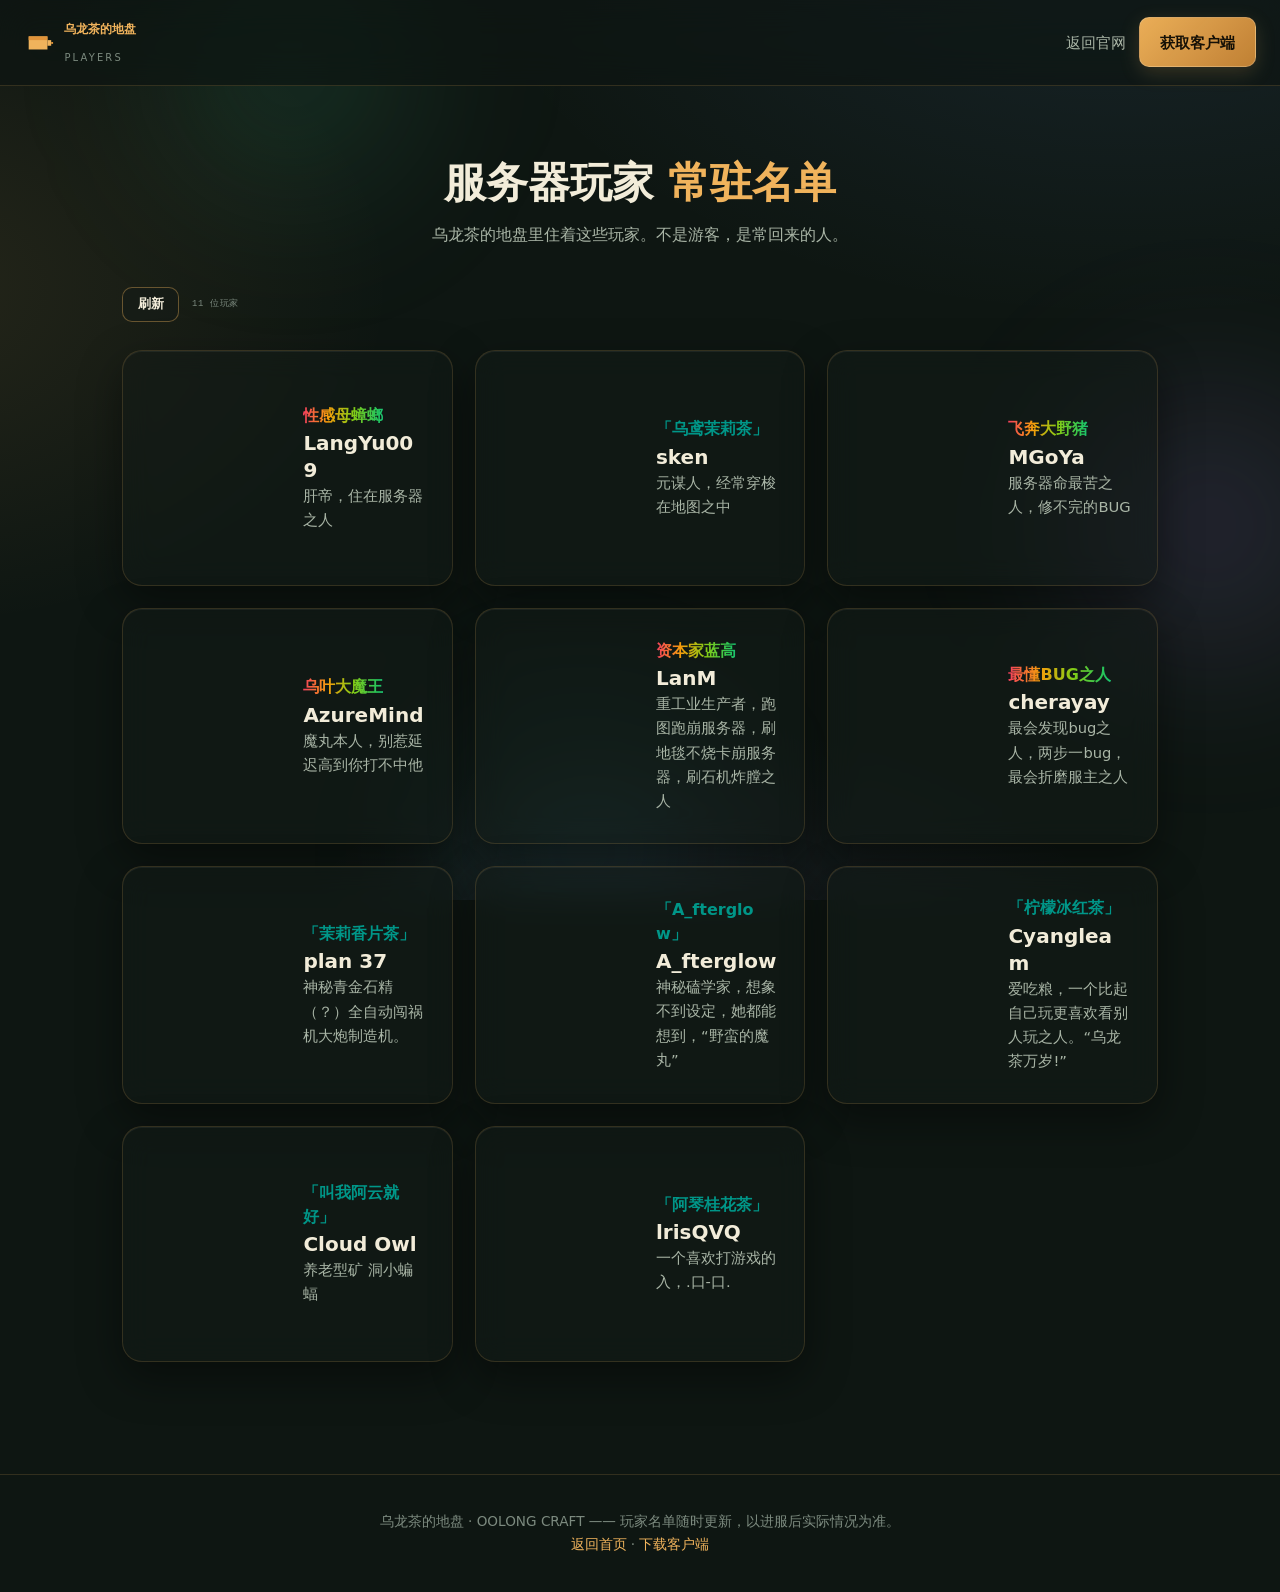
<file: players.html>
<!DOCTYPE html>
<html lang="zh-CN">
<head>
<meta charset="UTF-8">
<meta http-equiv="Cache-Control" content="no-cache, no-store, must-revalidate">
<meta http-equiv="Pragma" content="no-cache">
<meta http-equiv="Expires" content="0">
  <meta name="viewport" content="width=device-width,initial-scale=1">
<title>服务器玩家 · 乌龙茶的地盘</title>
<meta name="description" content="乌龙茶的地盘服务器内的玩家名单">
<link rel="icon" href="data:image/svg+xml,%3Csvg xmlns='http://www.w3.org/2000/svg' viewBox='0 0 32 32'%3E%3Crect x='5' y='10' width='20' height='14' fill='%23F0B35C'/%3E%3Crect x='5' y='10' width='20' height='4' fill='%23E0933A'/%3E%3Crect x='25' y='14' width='4' height='6' fill='%23F0B35C'/%3E%3Crect x='29' y='16' width='2' height='2' fill='%23E0933A'/%3E%3C/svg%3E">
<link rel="stylesheet" href="https://miaoda.feishu.cn/fonts/css2?family=Press+Start+2P&family=Noto+Sans+SC:wght@400;500;700;900&display=swap">
<style>
:root{
  --bg:#0E1612;--tea:#F0B35C;--tea-deep:#E0933A;--jade:#4ECB8D;--ink:#F2ECD9;
  --muted:#A9B5A6;--dim:#7C8A7F;--violet:#B78BFF;--aqua:#5FD4E8;--rose:#F97CB8;--blue:#6FA8FF;
  --glass-bg:rgba(20,28,24,.52);--glass-line:rgba(240,179,92,.16);--glass-line-strong:rgba(240,179,92,.38);
  --glass-hl:inset 0 1px 0 rgba(255,255,255,.08);--pixel:"Press Start 2P",monospace;--sans:"Noto Sans SC",system-ui,sans-serif;
  --r-sm:10px;--r-md:14px;--r-lg:20px;
  --shadow-glass:0 16px 44px rgba(0,0,0,.42),inset 0 1px 0 rgba(255,255,255,.06);
}
*{margin:0;padding:0;box-sizing:border-box}
html{scroll-behavior:smooth}
body{
  font-family:var(--sans);color:var(--ink);line-height:1.75;min-height:100vh;
  background:
    radial-gradient(1100px 650px at 88% -8%,rgba(111,168,255,.10),transparent 60%),
    radial-gradient(900px 620px at -8% 32%,rgba(240,179,92,.10),transparent 55%),
    radial-gradient(760px 520px at 55% 115%,rgba(183,139,255,.09),transparent 60%),
    var(--bg);
  background-attachment:fixed;
}
a{color:var(--tea);text-decoration:none}
/* 氛围光斑 */
.ambient{position:fixed;inset:0;z-index:-1;overflow:hidden;pointer-events:none}
.ambient span{position:absolute;border-radius:50%;filter:blur(72px);animation:drift 22s ease-in-out infinite alternate}
.ambient span:nth-child(1){width:380px;height:380px;top:-120px;left:8%;background:radial-gradient(circle,rgba(78,203,141,.20),transparent 65%)}
.ambient span:nth-child(2){width:440px;height:440px;top:34%;right:-150px;background:radial-gradient(circle,rgba(183,139,255,.18),transparent 65%);animation-delay:-5s}
.ambient span:nth-child(3){width:400px;height:400px;bottom:-150px;left:30%;background:radial-gradient(circle,rgba(95,212,232,.15),transparent 65%);animation-delay:-10s}
@keyframes drift{to{transform:translateY(46px) scale(1.12)}}
/* 顶栏 */
header{position:sticky;top:0;z-index:50;background:rgba(14,22,18,.72);backdrop-filter:blur(18px) saturate(130%);-webkit-backdrop-filter:blur(18px) saturate(130%);border-bottom:1px solid var(--glass-line);transition:background .3s,box-shadow .3s}
header.scrolled{background:rgba(14,22,18,.92);box-shadow:0 10px 30px rgba(0,0,0,.35)}
.navbar{width:100%;max-width:none;padding:.9rem 24px;display:flex;align-items:center;justify-content:space-between;gap:1rem}  /* 导航真贴屏幕两边 */
.brand{display:flex;align-items:center;gap:.65rem;color:var(--ink)}
.brand b{font-family:var(--pixel);font-size:.78rem;color:var(--tea)}
.brand-en{font-size:.62rem;color:var(--dim);letter-spacing:.22em}
.nav-cta{display:flex;align-items:center;gap:.8rem}
.nav-cta a:not(.btn){font-size:.92rem;color:var(--muted);transition:color .2s}
.nav-cta a:not(.btn):hover{color:var(--tea)}
a.btn.btn-primary{color:#151006}   /* 保护按钮文字色，不被导航灰色规则覆盖 */
/* 按钮 */
.btn{display:inline-flex;align-items:center;gap:.5rem;padding:.7rem 1.25rem;border-radius:var(--r-sm);border:1px solid var(--glass-line-strong);font-size:.92rem;font-weight:600;cursor:pointer;transition:all .22s;position:relative;overflow:hidden;background:var(--glass-bg);color:var(--ink);font-family:var(--sans)}
.btn-primary{background:linear-gradient(135deg,rgba(247,183,92,.95),rgba(224,147,58,.85));color:#151006;border-color:rgba(232,226,212,.22);box-shadow:0 6px 20px rgba(240,179,92,.18)}
.btn-primary:hover{box-shadow:0 8px 26px rgba(240,179,92,.45);transform:translateY(-2px)}
.btn-ghost{background:var(--glass-bg);color:var(--ink);border-color:var(--glass-line-strong)}
.btn-ghost:hover{color:var(--tea);border-color:var(--tea);transform:translateY(-2px)}
.btn .ripple{position:absolute;border-radius:50%;background:rgba(255,255,255,.35);transform:scale(0);animation:rip .65s ease-out forwards;pointer-events:none}
@keyframes rip{to{transform:scale(2.4);opacity:0}}
/* 主区 */
main{max-width:1080px;margin:0 auto;padding:clamp(2.6rem,6vw,4.4rem) 1.4rem clamp(3rem,7vw,5rem)}
.hero-head{text-align:center;margin-bottom:2.4rem}
.kicker{font-family:var(--pixel);font-size:.62rem;color:var(--jade);letter-spacing:.18em;display:inline-block;margin-bottom:1rem}
h1{font-size:clamp(1.7rem,4.4vw,2.6rem);line-height:1.3;margin-bottom:.7rem}
h1 em{font-style:normal;color:var(--tea)}
.hero-sub{color:var(--muted);max-width:620px;margin:0 auto;font-size:.98rem}
/* 搜索 */
.search{max-width:560px;margin:0 auto 2.6rem;position:relative}
.search input{width:100%;padding:.85rem 1.1rem .85rem 2.9rem;border-radius:var(--r-md);border:1px solid var(--glass-line-strong);background:var(--glass-bg);color:var(--ink);font-size:1rem;font-family:var(--sans);outline:none;transition:border-color .2s,box-shadow .2s;backdrop-filter:blur(10px);-webkit-backdrop-filter:blur(10px)}
.search input:focus{border-color:var(--tea);box-shadow:0 0 0 3px rgba(240,179,92,.15)}
.search .mag{position:absolute;left:1rem;top:50%;transform:translateY(-50%);color:var(--dim);pointer-events:none}
.search .cnt{position:absolute;right:1rem;top:50%;transform:translateY(-50%);font-size:.78rem;color:var(--dim)}
/* 目录胶囊 */
.cats{display:flex;flex-wrap:wrap;gap:.6rem;justify-content:center;margin-bottom:2.8rem}
.cat-chip{font-family:var(--pixel);font-size:.56rem;padding:.55rem .95rem;border-radius:999px;border:1px solid var(--glass-line-strong);background:var(--glass-bg);color:var(--muted);cursor:pointer;transition:all .2s;line-height:1.5}
.cat-chip:hover{color:var(--tea);border-color:var(--tea)}
.cat-chip.on{background:linear-gradient(135deg,rgba(247,183,92,.9),rgba(224,147,58,.8));color:#151006;border-color:transparent}
/* 模块卡片 */
.mod-grid{display:grid;grid-template-columns:1fr;gap:1.5rem;align-items:start;max-width:860px;margin:0 auto}  /* 桌面单列：一行一个 mod，宽卡完整显示 */
.mod-card{height:100%;background:var(--glass-bg);border:1px solid var(--glass-line);border-radius:var(--r-lg);padding:1.4rem 1.5rem 1.2rem;backdrop-filter:blur(14px) saturate(120%);-webkit-backdrop-filter:blur(14px) saturate(120%);box-shadow:var(--shadow-glass);transition:transform .25s,box-shadow .25s;position:relative;overflow:hidden}
.mod-card::before{content:"";position:absolute;top:-46%;right:-30%;width:220px;height:220px;border-radius:50%;background:radial-gradient(circle,rgba(240,179,92,.12),transparent 65%);pointer-events:none}
.mod-card:hover{transform:translateY(-4px);box-shadow:0 22px 52px rgba(0,0,0,.5),inset 0 1px 0 rgba(255,255,255,.08)}
.mod-head{display:flex;flex-direction:column;align-items:flex-start;gap:.35rem;border-bottom:1px solid var(--glass-line);padding:.2rem .1rem .7rem;cursor:pointer;user-select:none;position:relative}
.mod-head h2{font-size:1.18rem;color:var(--tea);margin:0;line-height:1.3;white-space:nowrap;overflow:hidden;text-overflow:ellipsis;max-width:calc(100% - 1.6rem)}  /* 名字独占一行，不换行，超长省略 */
.mod-head .c{font-family:var(--pixel);font-size:.5rem;color:var(--dim);letter-spacing:.1em}
.mod-body{overflow:hidden;max-height:14000px;transition:max-height .4s ease}
.mod-card.collapsed .mod-body{max-height:0}
.tog{position:absolute;top:.1rem;right:.1rem;background:none;border:none;color:var(--dim);cursor:pointer;padding:.2rem;display:flex;transition:transform .35s ease}
.mod-card.collapsed .tog{transform:rotate(-90deg)}
.mod-card.collapsed .mod-head{border-bottom-color:transparent}
.mod-head .c{font-family:var(--pixel);font-size:.5rem;color:var(--dim);letter-spacing:.1em}
.cmd-row{padding:.62rem 0;border-bottom:1px dashed rgba(240,179,92,.1);display:grid;grid-template-columns:auto 1fr;gap:.9rem;align-items:baseline}
.cmd-row:last-child{border-bottom:none}
.cmd{font-family:ui-monospace,"SF Mono","Cascadia Mono",Consolas,monospace;font-size:.86rem;color:var(--aqua);background:rgba(95,212,232,.08);border:1px solid rgba(95,212,232,.16);border-radius:var(--r-sm);padding:.22rem .6rem;white-space:nowrap;line-height:1.6}
.mod-card h2{font-size:1.2rem}
.cmd-row{grid-template-columns:max-content 1fr}  /* 指令自适应宽，说明占满剩余 */
.cmd-desc{color:var(--muted);font-size:.9rem}
.empty{grid-column:1/-1;text-align:center;color:var(--dim);padding:3rem 0}
.empty b{color:var(--tea)}
footer{margin-top:2rem;padding:2.2rem 1.4rem;text-align:center;color:var(--dim);font-size:.85rem;border-top:1px solid var(--glass-line)}
footer a{color:var(--tea)}
@media(max-width:640px){
  .navbar{padding:.75rem 1rem}
  .brand b{font-size:.66rem}
  .brand-en{font-size:.5rem}
  .hero-sub{font-size:.9rem}
  /* 手机端双列紧凑卡：一屏可看到多个模组，避免一屏只显示一张大卡 */
  .mod-grid{grid-template-columns:repeat(2,minmax(0,1fr));gap:.7rem;align-items:stretch}  /* 双列等高：长短卡对齐更整齐 */
  .mod-grid.single{grid-template-columns:1fr;max-width:none}  /* 选中单个分类：单列占满居中 */
  .mod-card{padding:.95rem .8rem .8rem}
  .mod-head h2{font-size:1rem}
  .mod-head .c{font-size:.45rem}
  .mod-head{padding:.15rem .1rem .55rem;gap:.3rem}
  .cmd-row{grid-template-columns:1fr;gap:.25rem;padding:.5rem 0}
  .cmd{font-size:.72rem;white-space:normal;word-break:break-all;padding:.15rem .45rem;line-height:1.55}
  .mod-grid{max-width:none}
  .cmd-desc{font-size:.76rem;line-height:1.6}
  .cats{gap:.45rem;margin-bottom:2rem}
  .cat-chip{font-size:.48rem;padding:.45rem .7rem}
  .search{margin-bottom:2rem}
}

  .p-grid{display:grid;grid-template-columns:repeat(3,1fr);gap:1.4rem;max-width:1100px;margin:0 auto}
  .p-card{background:var(--glass-bg);border:1px solid var(--glass-line);border-radius:var(--r-lg);padding:1.6rem 1.4rem;backdrop-filter:blur(14px) saturate(120%);-webkit-backdrop-filter:blur(14px) saturate(120%);box-shadow:var(--shadow-glass);transition:transform .25s,box-shadow .25s;display:flex;flex-direction:column;align-items:center;text-align:center;gap:.7rem}
  .p-card:hover{transform:translateY(-4px);box-shadow:0 22px 52px rgba(0,0,0,.5),inset 0 1px 0 rgba(255,255,255,.08)}
  .p-ava{width:74px;height:74px;border-radius:50%;display:flex;align-items:center;justify-content:center;font-family:var(--pixel);font-size:1.7rem;color:#151006;flex:none}
  .p-name{font-size:1.05rem;font-weight:700;color:var(--ink);margin:0;line-height:1.35;word-break:break-all}
  .p-desc{font-size:.85rem;color:var(--muted);margin:0;line-height:1.65;max-width:100%}
  .p-head{max-width:1100px;margin:0 auto 1.8rem;display:flex;align-items:center;gap:.8rem}
  .p-head .cnt{font-family:var(--pixel);font-size:.55rem;color:var(--dim);letter-spacing:.08em}
  .p-head #pRef{padding:.45rem .9rem;font-size:.82rem}
  @media (max-width:860px){.p-grid{grid-template-columns:repeat(2,1fr)}}
  @media (max-width:560px){.p-grid{grid-template-columns:1fr;max-width:420px}.p-card{flex-direction:row;text-align:left;align-items:center;justify-content:flex-start;gap:1rem;padding:1.1rem 1.2rem}.p-desc{flex:1}}

  .p-title{font-size:.92rem;font-weight:600;margin:0;line-height:1.5;word-break:break-all}
  .p-name{font-size:1.05rem;font-weight:700;color:var(--ink);margin:.1rem 0 0;line-height:1.35;word-break:break-all}
  .rainbow{background:linear-gradient(90deg,#f43f5e,#f59e0b,#84cc16,#22c55e,#06b6d4,#6366f1,#d946ef,#f43f5e);background-size:220% 100%;-webkit-background-clip:text;background-clip:text;color:transparent;animation:rainbow-flow 3.2s linear infinite;font-weight:800}
  @keyframes rainbow-flow{0%{background-position:0% 50%}100%{background-position:220% 50%}}

  .p-card{padding:1.8rem 1.6rem;gap:1.4rem;flex-direction:row;text-align:left;align-items:center;justify-content:flex-start}
  .p-card>div:last-child{flex:1;min-width:0}
  .p-skinwrap{position:relative;width:132px;height:176px;flex:none;display:flex;align-items:center;justify-content:center}
  .p-skin3d{width:132px;height:176px;display:block;image-rendering:auto}
  .p-skin2d{width:96px;height:150px;object-fit:contain;image-rendering:pixelated;filter:drop-shadow(0 6px 12px rgba(0,0,0,.4));display:none}
  .p-skinwrap .p-ava{display:none;width:64px;height:64px;font-size:1.9rem}
  .p-name{font-size:1.25rem;margin:.15rem 0 0}
  .p-title{font-size:1rem}
  .p-desc{font-size:.92rem}
  @media (max-width:560px){.p-card{flex-direction:row;text-align:left;align-items:center;justify-content:flex-start;gap:1rem;padding:1.2rem 1rem}.p-skinwrap{width:88px;height:120px}.p-skin3d{width:88px;height:120px}.p-skin2d{width:64px;height:100px}.p-name{font-size:1.05rem}}
</style>
<script src="assets/skinview3d.bundle.js"></script>
<style id="skin-star-cat">
/* ============ 皮肤：星轨滚动条 · 小黑猫光标 · 进入黑猫 ============ */
/* 原生滚动条：把默认白条换成一条垂下来的星轨 */
@supports not (selector(::-webkit-scrollbar)){
  html{scrollbar-width:thin;scrollbar-color:#E4AA5C rgba(8,12,10,.92)}
}
::-webkit-scrollbar{width:11px;height:11px}
::-webkit-scrollbar-track{
  background:linear-gradient(90deg,#050907,#0C1210 42%,#070C0A);
  box-shadow:inset 1px 0 0 rgba(240,179,92,.14),inset 0 0 20px rgba(0,0,0,.92);
}
::-webkit-scrollbar-thumb{
  border:2px solid transparent;border-radius:99px;background-clip:padding-box;
  background-image:linear-gradient(180deg,#FFDCAC 0%,#F0B35C 32%,#4ECB8D 74%,#63D8E8 100%);
  box-shadow:inset 0 0 0 1px rgba(255,255,255,.16),0 0 10px rgba(240,179,92,.28);
}
::-webkit-scrollbar-thumb:hover{background-image:linear-gradient(180deg,#FFF3D6 0%,#FFC773 30%,#5BDD9C 72%,#8DEAF7 100%)}
::-webkit-scrollbar-thumb:active{background-image:linear-gradient(180deg,#FFE6BC 0%,#F0A64A 40%,#37B37A 100%)}
::-webkit-scrollbar-corner{background:#050907}

/* 鼠标：一只小黑猫（热点在左上爪尖） */
html,body,body *{cursor:url("assets/cat-cursor.png") 4 4,auto!important}
input,textarea,select{cursor:text!important}
</style>
<style id="skin-tap">
/* 禁止拖选 / 拖拽复制：整页文字不可被选中 */
html,body,body *{-webkit-user-select:none;-moz-user-select:none;-ms-user-select:none;user-select:none;-webkit-touch-callout:none}
input,textarea,select,[contenteditable="true"]{-webkit-user-select:text;-moz-user-select:text;user-select:text}
img,a{-webkit-user-drag:none}

/* 进入站点后，任何一次点击都有光效 */
.tap-any{position:fixed;inset:0;z-index:240;pointer-events:none;overflow:hidden}
.tap-any .ta-grp{position:absolute;left:0;top:0;width:0;height:0}
.tap-any .ta-grp i{position:absolute;display:block;left:0;top:0}
.tap-any .ta-ring{width:22px;height:22px;margin:-11px 0 0 -11px;border-radius:50%;
  border:1.5px solid rgba(255,232,196,.85);
  box-shadow:0 0 16px rgba(240,179,92,.6),inset 0 0 12px rgba(240,179,92,.35);
  animation:taRing .58s cubic-bezier(.16,.9,.3,1) forwards}
@keyframes taRing{0%{opacity:0;transform:scale(.35)}22%{opacity:1}100%{opacity:0;transform:scale(2.9)}}
.tap-any .ta-ring.s{width:11px;height:11px;margin:-5.5px 0 0 -5.5px;border-color:rgba(78,203,141,.85);
  box-shadow:0 0 14px rgba(78,203,141,.6);animation:taRingS .5s cubic-bezier(.16,.9,.3,1) .06s forwards}
@keyframes taRingS{0%{opacity:0;transform:scale(.3)}24%{opacity:1}100%{opacity:0;transform:scale(2.2)}}
.tap-any .ta-core{width:7px;height:7px;margin:-3.5px 0 0 -3.5px;border-radius:50%;
  background:radial-gradient(circle,#FFF8E8,#F0B35C 60%,rgba(240,179,92,0));
  box-shadow:0 0 18px 5px rgba(240,179,92,.42);animation:taCore .34s ease-out forwards}
@keyframes taCore{0%{opacity:0;transform:scale(.4)}30%{opacity:1;transform:scale(1.4)}100%{opacity:0;transform:scale(2.1)}}
.tap-any .ta-ray{width:1.5px;height:15px;margin:-15px 0 0 -.75px;border-radius:2px;
  background:linear-gradient(180deg,rgba(255,240,214,0),rgba(255,238,205,.9));
  transform-origin:50% 100%;animation:taRay .6s cubic-bezier(.16,.8,.3,1) forwards}
@keyframes taRay{0%{opacity:0;transform:rotate(var(--a)) translateY(-2px) scaleY(.25)}
  25%{opacity:.9}100%{opacity:0;transform:rotate(var(--a)) translateY(-92px) scaleY(1.1)}}
</style>
<link rel="stylesheet" href="assets/site-theme.css">
</head>
<body>
<script src="assets/site-theme.js"></script>
<div class="ambient"><span></span><span></span><span></span></div>

<header>
  <div class="navbar">
    <a class="brand" href="index.html">
      <svg width="30" height="30" viewBox="0 0 32 32" aria-hidden="true"><rect x="5" y="10" width="20" height="14" fill="#F0B35C"/><rect x="5" y="10" width="20" height="4" fill="#E0933A"/><rect x="25" y="14" width="4" height="6" fill="#F0B35C"/><rect x="29" y="16" width="2" height="2" fill="#E0933A"/></svg>
      <span><b>乌龙茶的地盘</b><br><span class="brand-en">PLAYERS</span></span>
    </a>
    <div class="nav-cta">
      <a href="index.html">返回官网</a>
      <a class="btn btn-primary" href="download.html">获取客户端</a>
    </div>
  </div>
</header>

<main>
  <div class="hero-head">
    <h1>服务器玩家 <em>常驻名单</em></h1>
    <p class="hero-sub">乌龙茶的地盘里住着这些玩家。不是游客，是常回来的人。</p>
  </div>

  <div class="p-head">
    <button class="btn btn-ghost btn-sm" id="pRef" type="button">刷新</button>
    <span class="cnt" id="cnt"></span>
  </div>

  <div class="p-grid" id="grid"><div class="empty">服务器内的玩家名单整理中，入住后陆续更新。</div></div>
</main>

<footer>
  乌龙茶的地盘 · OOLONG CRAFT —— 玩家名单随时更新，以进服后实际情况为准。<br>
  <a href="index.html">返回首页</a> · <a href="download.html">下载客户端</a>
</footer>

<script>
(function(){
  "use strict";
  var grid=document.getElementById("grid"), cntEl=document.getElementById("cnt");
  function esc(s){ var d=document.createElement("div"); d.textContent=s; return d.innerHTML; }
  var PALETTE=[["#F0B35C","#7a4e12"],["#5EE2A0","#0e5c3a"],["#8FB8FF","#234a8a"],["#C48BFF","#5c2d8f"],["#FF8FB0","#8f2d4f"],["#FFD166","#8a6d10"],["#7FE3E8","#1f6b70"]];
  function palette(name){
    var h=0; for(var i=0;i<name.length;i++){ h=(h*31+name.charCodeAt(i))>>>0; }
    return PALETTE[h%PALETTE.length];
  }
  var MC_COLORS={"0":"#3c3f41","1":"#3f51b5","2":"#388e3c","3":"#009688","4":"#e53935","5":"#8e24aa","6":"#f9a825","7":"#9e9e9e","8":"#616161","9":"#1e88e5","a":"#43a047","b":"#00acc1","c":"#e53935","d":"#d81b60","e":"#fdd835","f":"#ffffff"};
  /* 解析 Minecraft 称号：&1-9 &a-f 上色、&#RRGGBB 自定义色、&l 粗体、&o 斜体、&r&r 或 {rainbow} 彩色循环 */
  function parseMC(s){
    if(!s) return "";
    s=s.replace(/&r&r/g,"{rainbow}");
    if(s.indexOf("{rainbow}")>=0){
      var parts=s.split("{rainbow}"), out="";
      for(var i=0;i<parts.length;i++){
        if(i===0) out+=parseMC(parts[i]);
        else out+='<span class="rainbow">'+esc(parts[i])+'</span>';
      }
      return out;
    }
    var out="", buf="", col="", bold="", italic="";
    function flush(){ if(buf){ out+='<span style="'+(col?'color:'+col+';':'')+(bold?'font-weight:800;':'')+(italic?'font-style:italic;':'')+'">'+esc(buf)+'</span>'; buf=""; } }
    for(var i=0;i<s.length;i++){
      if(s.charAt(i)==="&" && i+1<s.length){
        var c=s.charAt(i+1), low=c.toLowerCase();
        if(low==="l"){ flush(); bold=""; i++; continue; }
        if(low==="o"){ flush(); italic=""; i++; continue; }
        if(low==="r"){ flush(); col=""; bold=""; italic=""; i++; continue; }
        if(c==="#" && i+7<=s.length){ flush(); col=s.slice(i+1,i+7); i+=7; continue; }
        if(MC_COLORS[low]){ flush(); col=MC_COLORS[low]; i++; continue; }
      }
      buf+=s.charAt(i);
    }
    flush();
    return out;
  }
  function render(list){
    if(!list || !list.length){ grid.innerHTML='<div class="empty">服务器内的玩家名单整理中，入住后陆续更新。</div>'; cntEl.textContent=""; return; }
    cntEl.textContent=list.length+" 位玩家";
    grid.innerHTML=list.map(function(p){
      var c=palette(p.name||"?");
      var title=p.title?('<p class="p-title">'+parseMC(p.title)+'</p>'):'';
      var n=(p.name||""), nE=encodeURIComponent(n);
      var skinUrl=p.skin?p.skin:("https://mc-heads.net/skin/"+nE);
      var bodyUrl=p.skin?p.skin:("https://mc-heads.net/body/"+nE+"/64");
      return '<div class="p-card"><div class="p-skinwrap"><canvas class="p-skin3d" data-skin="'+skinUrl+'" data-body="'+bodyUrl+'" data-model="'+(p.body==="slim"?"slim":"default")+'"></canvas><img class="p-skin2d" src="'+bodyUrl+'" alt="'+esc(n)+'" loading="lazy"><div class="p-ava" style="background:linear-gradient(135deg,'+c[0]+','+c[1]+')">'+esc((n||"?").charAt(0).toUpperCase())+'</div></div><div>'+title+'<h3 class="p-name">'+parseMC(n)+'</h3><p class="p-desc">'+esc(p.desc||"")+'</p></div></div>';
    }).join("");
    init3D();
    /* 2D 兜底图加载失败 → 首字徽章 */
    grid.querySelectorAll("img.p-skin2d").forEach(function(img){
      img.addEventListener("error",function(){
        img.style.display="none";
        var ava=img.parentElement.querySelector(".p-ava");
        if(ava) ava.style.display="flex";
      });
    });
  }
  /* 3D 皮肤模型：懒加载初始化，WebGL 不可用/皮肤加载失败时回退 2D 图 */
  var skv3dCtx=0, skvIO=null;
  function init3D(){
    var canvases=Array.prototype.slice.call(grid.querySelectorAll("canvas.p-skin3d"));
    if(!canvases.length) return;
    if(!window.skinview3d || !window.WebGLRenderingContext){ canvases.forEach(function(c){ fallback2D(c); }); return; }
    if(typeof IntersectionObserver==="undefined"){ canvases.forEach(function(c){ make3D(c); }); return; }
    if(!skvIO){
      skvIO=new IntersectionObserver(function(entries){
        entries.forEach(function(en){
          if(!en.isIntersecting) return;
          skvIO.unobserve(en.target);
          make3D(en.target);
        });
      },{rootMargin:"120px 0px"});
    }
    canvases.forEach(function(c){ skvIO.observe(c); });
  }
  function fallback2D(c){
    try{
      c.style.display="none";
      var img=c.parentElement.querySelector("img.p-skin2d");
      if(img) img.style.display="block";
    }catch(e){}
  }
  function make3D(c){
    if(skv3dCtx>=14){ fallback2D(c); return; }   /* 浏览器 WebGL 上下文约 16 个上限，保底 14 */
    try{
      var viewer=new skinview3d.SkinViewer({
        canvas:c, width:132, height:176,
        skin:c.getAttribute("data-skin")||"https://mc-heads.net/skin/Steve"
      });
      skv3dCtx++;
      viewer.autoRotate=true; viewer.autoRotateSpeed=0.9;
      viewer.animation=new skinview3d.IdleAnimation();
      viewer.loadSkin(c.getAttribute("data-skin")||"https://mc-heads.net/skin/Steve",{model:c.getAttribute("data-model")||"default"})
        .catch(function(){ /* 皮肤图加载失败（离线无正版皮肤）→ 仍显示默认皮肤，不打断 */ });
    }catch(e){ fallback2D(c); }
  }
  /* 数据实时读取：GitHub API 直读优先（实时权威，无 CDN 缓存），60s 节流防限流；失败回退 raw（最终一致）→ 本站镜像 */
  var apiLast=0, API_GAP=60000;
  function viaApi(path){
    var now=Date.now();
    if(now-apiLast<API_GAP) return Promise.reject(new Error("throttled"));
    apiLast=now;  /* 无论成败都进入冷却，防持续触发限流 */
    return fetch("https://api.github.com/repos/JUDIAO417/oolong-craft-site/contents/"+path+"?ref=main&ts="+now,{cache:"no-store",headers:{"Accept":"application/vnd.github+json"}})
      .then(function(r){ if(!r.ok) throw new Error("HTTP "+r.status); return r.json(); })
      .then(function(d){
        var b64=d.content||"";
        return JSON.parse(new TextDecoder().decode(Uint8Array.from(atob(b64),function(c){ return c.charCodeAt(0); })));
      });
  }
  function rtJson(path){
    /* 本站（Pages 构建产物）优先，失败再走 API / raw 镜像 */
    return fetch(path+"?t="+Date.now(),{cache:"no-store"})
      .then(function(r){ if(!r.ok) throw new Error(String(r.status)); return r.json(); })
      .catch(function(){
        return viaApi(path).catch(function(){
          return fetch("https://raw.githubusercontent.com/JUDIAO417/oolong-craft-site/main/"+path+"?ts="+Date.now(),{cache:"no-store"})
            .then(function(r){ if(!r.ok) throw new Error(String(r.status)); return r.json(); });
        });
      });
  }
  var lastP="", pollTimer=null;
  function loadP(forceApi){
    var p=forceApi ? viaApi("players.json").catch(function(){ return rtJson("players.json"); }) : rtJson("players.json");
    p.then(function(d){
      var j=JSON.stringify(d||[]);
      if(j!==lastP){ lastP=j; render(d||[]); }
    }).catch(function(){});
    pollTimer=setTimeout(function(){ loadP(false); },30000);
  }
  document.getElementById("pRef").addEventListener("click",function(){ clearTimeout(pollTimer); loadP(true); });
  document.addEventListener("visibilitychange",function(){ if(!document.hidden){ clearTimeout(pollTimer); loadP(true); } });
  loadP(true);
})();
</script>
<div class="tap-any" id="tapAny" aria-hidden="true"></div>
<script>
(function(){
  /* 禁止拖拽图片 / 拖选产生的 ghost */
  document.addEventListener("dragstart", function(e){ e.preventDefault(); }, true);

  /* 进入站点后，任意点击都撒一圈光环 + 星针 */
  var wrap = document.getElementById("tapAny");
  if(!wrap) return;
  var boot = document.getElementById("boot");

  function fire(x, y){
    var g = document.createElement("div");
    g.className = "ta-grp";
    g.style.left = x + "px";
    g.style.top  = y + "px";
    var r1 = document.createElement("i"); r1.className = "ta-ring";
    var r2 = document.createElement("i"); r2.className = "ta-ring s";
    var co = document.createElement("i"); co.className = "ta-core";
    g.appendChild(r1); g.appendChild(r2); g.appendChild(co);
    for(var i = 0; i < 6; i++){
      var ry = document.createElement("i"); ry.className = "ta-ray";
      ry.style.setProperty("--a", (i * 60 + (Math.random() * 24 - 12)).toFixed(1) + "deg");
      ry.style.animationDelay = (Math.random() * 0.05).toFixed(3) + "s";
      g.appendChild(ry);
    }
    wrap.appendChild(g);
    setTimeout(function(){ if(g.parentNode) g.parentNode.removeChild(g); }, 780);
  }

  var last = 0;
  document.addEventListener("click", function(ev){
    if(boot && getComputedStyle(boot).display !== "none") return;  /* 开屏有自己的撕裂特效 */
    var now = Date.now();
    if(now - last < 80) return;
    last = now;
    fire(ev.clientX, ev.clientY);
  }, true);
})();
</script>
</body>
</html>
</file>
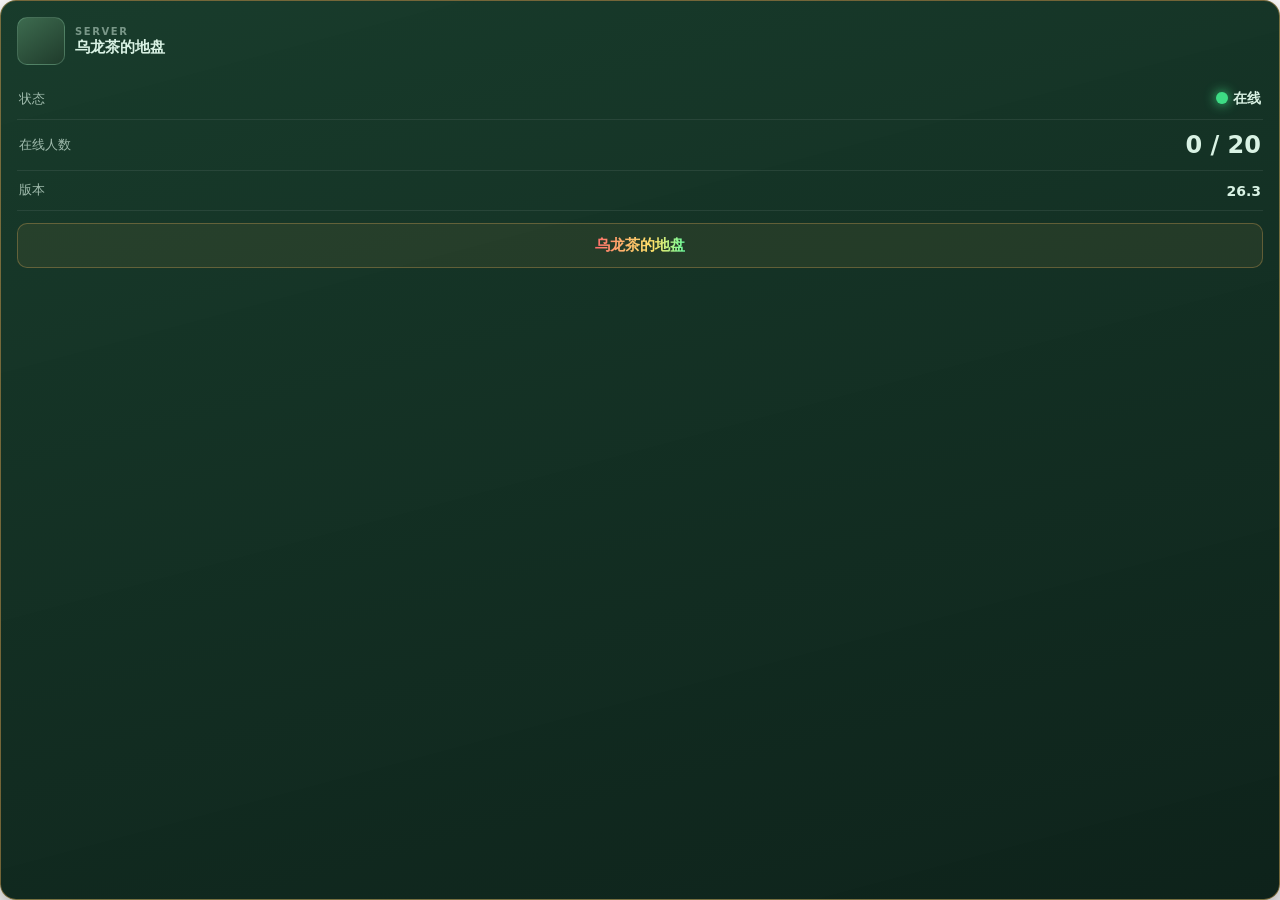
<file: status.html>
<!doctype html><html lang="zh"><head><meta charset="utf-8">
<meta name="viewport" content="width=device-width,initial-scale=1">
<title>服务器状态</title><style>
html,body{margin:0;height:100%;background:transparent;font-family:system-ui,-apple-system,"PingFang SC","Microsoft YaHei",sans-serif;color:#d9f2e4}
body{min-height:100%;display:flex;overflow:hidden}
.wrap{flex:1;background:linear-gradient(165deg,rgba(15,52,35,.96),rgba(9,30,22,.98));border:1px solid rgba(240,179,92,.45);border-radius:16px;padding:16px 16px 14px;box-sizing:border-box;backdrop-filter:blur(10px);box-shadow:0 12px 34px rgba(0,0,0,.42)}
.h{display:flex;align-items:center;gap:10px;margin-bottom:14px}
.ava{width:46px;height:46px;border-radius:10px;image-rendering:pixelated;background:rgba(255,255,255,.08);border:1px solid rgba(139,199,166,.3);flex:0 0 auto}
.ava.ph{width:46px;height:46px;border-radius:10px;background:linear-gradient(145deg,#3d6b4f,#1f3b2b);display:inline-block;flex:0 0 auto}
.nm{font-size:15px;font-weight:800;line-height:1.3}
.nm .s{display:block;font-size:10px;letter-spacing:.16em;opacity:.5;font-weight:600}
.dot{width:12px;height:12px;border-radius:50%;display:inline-block;vertical-align:-1px}
.on{background:#3ddc84;box-shadow:0 0 12px #3ddc84}
.off{background:#ff5d5d;box-shadow:0 0 12px #ff5d5d}
.unk{background:#93a39a;box-shadow:none}
.row{display:flex;justify-content:space-between;align-items:center;padding:11px 2px;border-bottom:1px solid rgba(255,255,255,.08);font-size:14px}
.row:last-of-type{border-bottom:0}
.k{opacity:.7;font-size:12.5px}
.v{font-weight:700}
.big{font-size:24px;font-weight:800}
.desc{margin-top:12px;padding:10px 12px;background:rgba(240,179,92,.07);border:1px solid rgba(240,179,92,.3);border-radius:10px;font-size:15px;line-height:1.55;text-align:center}
.rainbow{background:linear-gradient(90deg,#ff6b6b,#ffb86b,#ffe66b,#6bff9e,#6bb7ff,#c56bff,#ff6b6b);background-size:200% auto;-webkit-background-clip:text;background-clip:text;-webkit-text-fill-color:transparent;color:transparent;font-weight:800;animation:rain 3.5s linear infinite}
@keyframes rain{to{background-position:200% center}}
</style></head><body><div class="wrap">
<div class="h"><span class="ava ph"></span><span class="nm"><span class="s">SERVER</span>乌龙茶的地盘</span></div>
<div class="row"><span class="k">状态</span><span class="v"><span class="dot on"></span> 在线</span></div><div class="row"><span class="k">在线人数</span><span class="v big">0 / 20</span></div><div class="row"><span class="k">版本</span><span class="v">26.3</span></div><div class="desc"><span class="rainbow">乌龙茶的地盘</span></div>
</div>
<script>setTimeout(function(){location.replace(location.pathname+"?r="+Date.now())},300000);</script>
</body></html>
</file>
<file: assets/site-theme.css>
/* ==========================================================================
   站点季节主题共享层 —— 让子页（下载 / 玩家 / 命令）跟着主页的主题走
   值全部与 index.html 同源，子页只换皮、不改结构。
   引入顺序必须排在页面自己的 <style> 之后（放在 </head> 前）。
   ========================================================================== */

/* ---------- 1. 变量：与主页同源 ---------- */

body.halloween{
  --bg:#08040F;
  --tea:#FF8A32;--tea-deep:#E0933A;--jade:#A6E37B;
  --ink:#F5EFE4;--muted:#B2A4C0;--dim:#83718F;
  --violet:#B98CFF;--aqua:#6FD9E6;--rose:#FF6FA8;
  --glass-bg:rgba(150,110,190,.075);
  --glass-line:rgba(190,152,255,.17);
  --glass-line-strong:rgba(212,174,255,.32);
}

body.winter{
  --bg:#0A1420;--bg-soft:#0D1A28;
  --tea:#DCEBFF;--tea-deep:#A9CCE8;--jade:#9FE7FF;
  --ink:#EFF6FF;--muted:#A7B8C9;--dim:#7A8C9E;
  --glass-bg:rgba(178,214,244,.075);
  --glass-bg-2:rgba(190,222,250,.12);
  --glass-line:rgba(206,232,255,.20);
  --glass-line-strong:rgba(226,241,255,.42);
  --shadow-glass:0 16px 44px rgba(0,10,20,.5);
}

body.girls{
  --bg:#0B0708;--bg-soft:#110B0C;
  --tea:#E8637F;--tea-deep:#BE3F58;--jade:#F0913F;
  --ink:#F8F0E7;--muted:#C0ADAA;--dim:#8E7A78;
  --glass-line:rgba(232,99,127,.20);
  --glass-line-strong:rgba(232,99,127,.44);
}

body.cyber{
  --bg:#04060C;--bg-soft:#070A15;
  --tea:#00F0FF;--tea-deep:#FF2E6B;--jade:#00FFB2;
  --ink:#EAF6FF;--muted:#8FA9C2;--dim:#5B7290;
  --glass-bg:rgba(9,18,34,.54);
  --glass-bg-2:rgba(11,22,42,.76);
  --glass-line:rgba(0,240,255,.17);
  --glass-line-strong:rgba(0,240,255,.45);
  --glass-hl:inset 0 1px 0 rgba(190,244,255,.10);
  --shadow-glass:0 20px 50px rgba(0,0,0,.62);
  --violet:#B26BFF;--aqua:#00F0FF;--rose:#FF3F88;--blue:#4E8CFF;
}

body.cosmos{
  --bg:#040510;--bg-soft:#070A1C;
  --tea:#A9BCFF;--tea-deep:#C9A7FF;--jade:#7FE3FF;
  --ink:#E9EDFF;--muted:#9AA6CC;--dim:#5E6890;
  --glass-bg:rgba(10,14,38,.50);
  --glass-bg-2:rgba(12,17,44,.74);
  --glass-line:rgba(158,178,255,.18);
  --glass-line-strong:rgba(186,160,255,.42);
  --glass-hl:inset 0 1px 0 rgba(224,232,255,.09);
  --shadow-glass:0 20px 54px rgba(0,0,0,.66);
  --violet:#A98CFF;--aqua:#63C8FF;--rose:#FF7AB6;--blue:#6E8CFF;
}

/* ---------- 2. 页面底色：重画 body 的径向渐变 ---------- */

body.halloween{
  background:
    radial-gradient(1100px 650px at 84% -10%,rgba(170,120,225,.17),transparent 62%),
    radial-gradient(900px 600px at -4% 30%,rgba(255,138,50,.09),transparent 58%),
    radial-gradient(760px 520px at 55% 112%,rgba(190,150,255,.10),transparent 60%),
    var(--bg);
}

body.winter{
  background:
    radial-gradient(1100px 650px at 86% -8%,rgba(170,214,255,.14),transparent 62%),
    radial-gradient(900px 620px at -6% 34%,rgba(120,168,214,.10),transparent 58%),
    radial-gradient(780px 520px at 54% 114%,rgba(206,232,255,.09),transparent 60%),
    var(--bg);
}

body.girls{
  background:
    radial-gradient(1080px 640px at 88% -10%,rgba(232,99,127,.13),transparent 62%),
    radial-gradient(900px 600px at -6% 32%,rgba(240,145,63,.09),transparent 58%),
    radial-gradient(760px 520px at 55% 114%,rgba(168,36,74,.11),transparent 60%),
    var(--bg);
}

body.cyber{
  background:
    radial-gradient(1200px 720px at 84% -14%,rgba(25,167,255,.17),transparent 62%),
    radial-gradient(920px 620px at 4% 18%,rgba(255,46,82,.13),transparent 58%),
    radial-gradient(840px 560px at 52% 108%,rgba(178,107,255,.12),transparent 62%),
    var(--bg);
}

body.cosmos{
  background:
    radial-gradient(1240px 780px at 82% -12%,rgba(122,96,255,.22),transparent 64%),
    radial-gradient(1040px 700px at 4% 20%,rgba(58,138,255,.16),transparent 60%),
    radial-gradient(940px 640px at 56% 106%,rgba(255,122,182,.12),transparent 66%),
    linear-gradient(180deg,#040510 0%,#060A1C 42%,#04050E 100%);
}

/* 网格底纹跟着换色（原版是灰绿，冷色主题下一眼就出戏） */
body.cosmos::before{
  background-image:
    linear-gradient(rgba(150,170,255,.045) 1px,transparent 1px),
    linear-gradient(90deg,rgba(150,170,255,.045) 1px,transparent 1px);
}
body.cyber::before{
  background-image:
    linear-gradient(rgba(0,240,255,.05) 1px,transparent 1px),
    linear-gradient(90deg,rgba(0,240,255,.05) 1px,transparent 1px);
}
body.winter::before{
  background-image:
    linear-gradient(rgba(198,226,255,.045) 1px,transparent 1px),
    linear-gradient(90deg,rgba(198,226,255,.045) 1px,transparent 1px);
}
body.halloween::before{
  background-image:
    linear-gradient(rgba(190,152,255,.045) 1px,transparent 1px),
    linear-gradient(90deg,rgba(190,152,255,.045) 1px,transparent 1px);
}
body.girls::before{
  background-image:
    linear-gradient(rgba(232,99,127,.05) 1px,transparent 1px),
    linear-gradient(90deg,rgba(232,99,127,.05) 1px,transparent 1px);
}

/* ---------- 3. 氛围光斑 ---------- */

body.cosmos .ambient span:nth-child(1){background:radial-gradient(circle,rgba(110,140,255,.26),transparent 66%);filter:blur(96px)}
body.cosmos .ambient span:nth-child(2){background:radial-gradient(circle,rgba(178,140,255,.20),transparent 66%);filter:blur(96px)}
body.cosmos .ambient span:nth-child(3){background:radial-gradient(circle,rgba(255,140,190,.13),transparent 68%);filter:blur(96px)}

body.cyber .ambient span:nth-child(1){background:radial-gradient(circle,rgba(0,240,255,.18),transparent 66%);filter:blur(92px)}
body.cyber .ambient span:nth-child(2){background:radial-gradient(circle,rgba(255,46,107,.16),transparent 66%);filter:blur(92px)}
body.cyber .ambient span:nth-child(3){background:radial-gradient(circle,rgba(178,107,255,.16),transparent 66%);filter:blur(92px)}

body.girls .ambient span:nth-child(1){background:radial-gradient(circle,rgba(232,99,127,.24),transparent 66%);filter:blur(82px)}
body.girls .ambient span:nth-child(2){background:radial-gradient(circle,rgba(240,145,63,.135),transparent 66%);filter:blur(82px)}
body.girls .ambient span:nth-child(3){background:radial-gradient(circle,rgba(168,36,74,.20),transparent 66%);filter:blur(82px)}

body.halloween .ambient span:nth-child(1){background:radial-gradient(circle,rgba(180,134,255,.20),transparent 66%);filter:blur(90px)}
body.halloween .ambient span:nth-child(2){background:radial-gradient(circle,rgba(255,138,50,.13),transparent 66%);filter:blur(90px)}
body.halloween .ambient span:nth-child(3){background:radial-gradient(circle,rgba(150,90,200,.18),transparent 66%);filter:blur(90px)}

body.winter .ambient span:nth-child(1){background:radial-gradient(circle,rgba(198,232,255,.20),transparent 66%);filter:blur(88px)}
body.winter .ambient span:nth-child(2){background:radial-gradient(circle,rgba(150,196,232,.16),transparent 66%);filter:blur(88px)}
body.winter .ambient span:nth-child(3){background:radial-gradient(circle,rgba(226,241,255,.14),transparent 66%);filter:blur(88px)}

/* ---------- 4. 顶栏玻璃 ---------- */

body.cosmos header{background:rgba(6,8,22,.58);border-bottom-color:rgba(158,178,255,.20)}
body.cosmos header.scrolled{background:rgba(5,7,20,.84);box-shadow:0 8px 30px rgba(0,0,0,.42)}
body.cyber header{background:rgba(5,10,20,.60);border-bottom-color:rgba(0,240,255,.20)}
body.cyber header.scrolled{background:rgba(4,8,18,.86);box-shadow:0 8px 30px rgba(0,10,20,.5)}
body.winter header{background:rgba(10,20,32,.60);border-bottom-color:rgba(214,238,255,.26)}
body.winter header.scrolled{background:rgba(8,18,30,.86)}
body.halloween header{background:rgba(14,10,28,.60);border-bottom-color:rgba(255,150,60,.24)}
body.halloween header.scrolled{background:rgba(12,8,24,.86)}
body.girls header{background:rgba(18,10,12,.60);border-bottom-color:rgba(232,99,127,.24)}
body.girls header.scrolled{background:rgba(15,8,10,.86)}

/* ---------- 5. 主按钮 / 选中态（原写死暖橙，必须跟着换） ---------- */

body.cosmos .btn-primary{
  background:linear-gradient(135deg,rgba(169,188,255,.95),rgba(201,167,255,.86));
  color:#0B0D20;
  border-color:rgba(198,186,255,.5);
  box-shadow:0 6px 20px rgba(120,140,255,.24),inset 0 1px 0 rgba(255,255,255,.35);
}
body.cyber .btn-primary{
  background:linear-gradient(135deg,rgba(0,240,255,.92),rgba(255,46,107,.82));
  color:#021018;border-color:rgba(0,240,255,.45);
  box-shadow:0 6px 22px rgba(0,240,255,.22),inset 0 1px 0 rgba(255,255,255,.3);
}
body.winter .btn-primary{
  background:linear-gradient(135deg,rgba(220,235,255,.95),rgba(169,204,232,.86));
  color:#0A1622;border-color:rgba(226,241,255,.5);
}
body.halloween .btn-primary{
  background:linear-gradient(135deg,rgba(255,138,50,.95),rgba(185,140,255,.85));
  color:#160A18;border-color:rgba(212,174,255,.45);
}
body.girls .btn-primary{
  background:linear-gradient(135deg,rgba(232,99,127,.95),rgba(240,145,63,.85));
  color:#1A0809;border-color:rgba(240,145,63,.45);
}

body.cosmos .cat-chip.on{
  background:linear-gradient(135deg,rgba(169,188,255,.92),rgba(201,167,255,.82));
  color:#0B0D20;
}
body.cyber .cat-chip.on{
  background:linear-gradient(135deg,rgba(0,240,255,.9),rgba(255,46,107,.78));color:#021018;
}
body.winter .cat-chip.on{
  background:linear-gradient(135deg,rgba(220,235,255,.92),rgba(169,204,232,.84));color:#0A1622;
}
body.halloween .cat-chip.on{
  background:linear-gradient(135deg,rgba(255,138,50,.9),rgba(185,140,255,.8));color:#160A18;
}
body.girls .cat-chip.on{
  background:linear-gradient(135deg,rgba(232,99,127,.9),rgba(240,145,63,.8));color:#1A0809;
}

/* ---------- 6. 滚动条：星轨换成主题色 ---------- */

body.cosmos ::-webkit-scrollbar-track,
body.cosmos ::-webkit-scrollbar-track{
  background:linear-gradient(90deg,#04050F,#080B1E 42%,#050612);
}
body.cosmos ::-webkit-scrollbar-thumb{
  background-image:linear-gradient(180deg,#E4E8FF 0%,#A9BCFF 34%,#7FE3FF 72%,#C9A7FF 100%);
  box-shadow:inset 0 0 0 1px rgba(255,255,255,.18),0 0 10px rgba(140,160,255,.3);
}
body.cosmos ::-webkit-scrollbar-corner{background:#04050F}
body.cosmos{scrollbar-color:#A9BCFF rgba(4,5,15,.92)}

body.cyber ::-webkit-scrollbar-track{background:linear-gradient(90deg,#04060C,#0A1120 42%,#050810)}
body.cyber ::-webkit-scrollbar-thumb{
  background-image:linear-gradient(180deg,#D5FBFF 0%,#00F0FF 36%,#B26BFF 72%,#FF2E6B 100%);
  box-shadow:inset 0 0 0 1px rgba(255,255,255,.16),0 0 10px rgba(0,240,255,.32);
}
body.cyber ::-webkit-scrollbar-corner{background:#04060C}
body.cyber{scrollbar-color:#00F0FF rgba(4,6,12,.92)}

body.winter ::-webkit-scrollbar-track{background:linear-gradient(90deg,#0A1420,#0D1A28 42%,#081018)}
body.winter ::-webkit-scrollbar-thumb{
  background-image:linear-gradient(180deg,#FFFFFF 0%,#DCEBFF 36%,#A9CCE8 74%,#9FE7FF 100%);
}
body.winter ::-webkit-scrollbar-corner{background:#0A1420}
body.winter{scrollbar-color:#DCEBFF rgba(10,20,32,.92)}

/* ---------- 7. 星空特效层（由 site-theme.js 注入 .site-aura） ---------- */

.site-aura{display:none}

body.cosmos .site-aura,
body.cyber .site-aura,
body.winter .site-aura{
  display:block;position:fixed;inset:0;z-index:0;pointer-events:none;overflow:hidden;
}

/* 星点 */
body.cosmos .site-aura .stars,
body.winter .site-aura .stars{
  position:absolute;inset:-8%;opacity:.85;
  background-image:
    radial-gradient(1.1px 1.1px at 18px 26px,rgba(255,255,255,.9) 60%,transparent 100%),
    radial-gradient(.9px .9px at 64px 78px,rgba(198,215,255,.75) 60%,transparent 100%),
    radial-gradient(1.3px 1.3px at 118px 42px,rgba(255,246,224,.8) 60%,transparent 100%),
    radial-gradient(.8px .8px at 152px 122px,rgba(178,204,255,.7) 60%,transparent 100%),
    radial-gradient(1px 1px at 208px 14px,rgba(255,255,255,.8) 60%,transparent 100%);
  background-size:240px 200px;
  animation:siteAuraTwinkle 9s ease-in-out infinite;
}
body.cosmos .site-aura .stars.b{
  background-position:120px 90px;background-size:290px 240px;
  opacity:.6;animation-duration:13s;animation-delay:-4s;
}
@keyframes siteAuraTwinkle{0%,100%{opacity:.78}50%{opacity:.42}}

/* 银河带 */
body.cosmos .site-aura .milky{
  position:absolute;left:-14%;right:-14%;top:4%;height:58vh;transform:rotate(-15deg);
  background:linear-gradient(90deg,rgba(140,150,255,0) 0%,rgba(168,168,255,.12) 26%,rgba(236,238,255,.18) 48%,rgba(255,196,226,.12) 68%,rgba(140,150,255,0) 92%);
  filter:blur(26px);mix-blend-mode:screen;opacity:.7;
  animation:siteAuraMilky 34s ease-in-out infinite;
}
@keyframes siteAuraMilky{0%,100%{opacity:.6;transform:rotate(-15deg) translate3d(0,0,0)}
  50%{opacity:.8;transform:rotate(-15deg) translate3d(0,-2.2%,0)}}

/* 赛博网格线 */
body.cyber .site-aura .grid{
  position:absolute;inset:0;opacity:.28;
  background-image:
    linear-gradient(rgba(0,240,255,.10) 1px,transparent 1px),
    linear-gradient(90deg,rgba(0,240,255,.10) 1px,transparent 1px);
  background-size:64px 64px;
  -webkit-mask-image:radial-gradient(120% 90% at 50% 0%,#000 24%,transparent 78%);
  mask-image:radial-gradient(120% 90% at 50% 0%,#000 24%,transparent 78%);
}

/* 冬夜雪点（静态细雪，不抢戏） */
body.winter .site-aura .snow{
  position:absolute;inset:-10%;opacity:.55;
  background-image:
    radial-gradient(2px 2px at 22px 30px,rgba(255,255,255,.85) 60%,transparent 100%),
    radial-gradient(1.4px 1.4px at 76px 96px,rgba(226,241,255,.75) 60%,transparent 100%),
    radial-gradient(1.8px 1.8px at 132px 52px,rgba(255,255,255,.7) 60%,transparent 100%),
    radial-gradient(1.2px 1.2px at 186px 138px,rgba(214,238,255,.7) 60%,transparent 100%);
  background-size:230px 210px;
  animation:siteAuraSnow 26s linear infinite;
}
@keyframes siteAuraSnow{0%{transform:translate3d(0,-2%,0)}100%{transform:translate3d(-2%,4%,0)}}

@media (prefers-reduced-motion:reduce){
  body.cosmos .site-aura .stars,body.cosmos .site-aura .stars.b,
  body.cosmos .site-aura .milky,body.winter .site-aura .snow{animation:none}
}

/* ---------- 8. 主题切换过场（与主页同款扫光） ---------- */

body.cosmos.theme-swap::after{
  content:"";position:fixed;inset:0;z-index:140;pointer-events:none;
  background:linear-gradient(180deg,transparent,rgba(140,160,255,.14) 46%,rgba(201,167,255,.12) 62%,transparent);
  animation:siteSwap .72s cubic-bezier(.16,1,.3,1) both;
}
body.cyber.theme-swap::after{
  content:"";position:fixed;inset:0;z-index:140;pointer-events:none;
  background:linear-gradient(180deg,transparent,rgba(0,240,255,.12) 40%,rgba(255,46,107,.12) 62%,transparent);
  animation:siteSwap .72s cubic-bezier(.16,1,.3,1) both;
}
@keyframes siteSwap{0%{opacity:0}30%{opacity:1}100%{opacity:0}}
</file>
